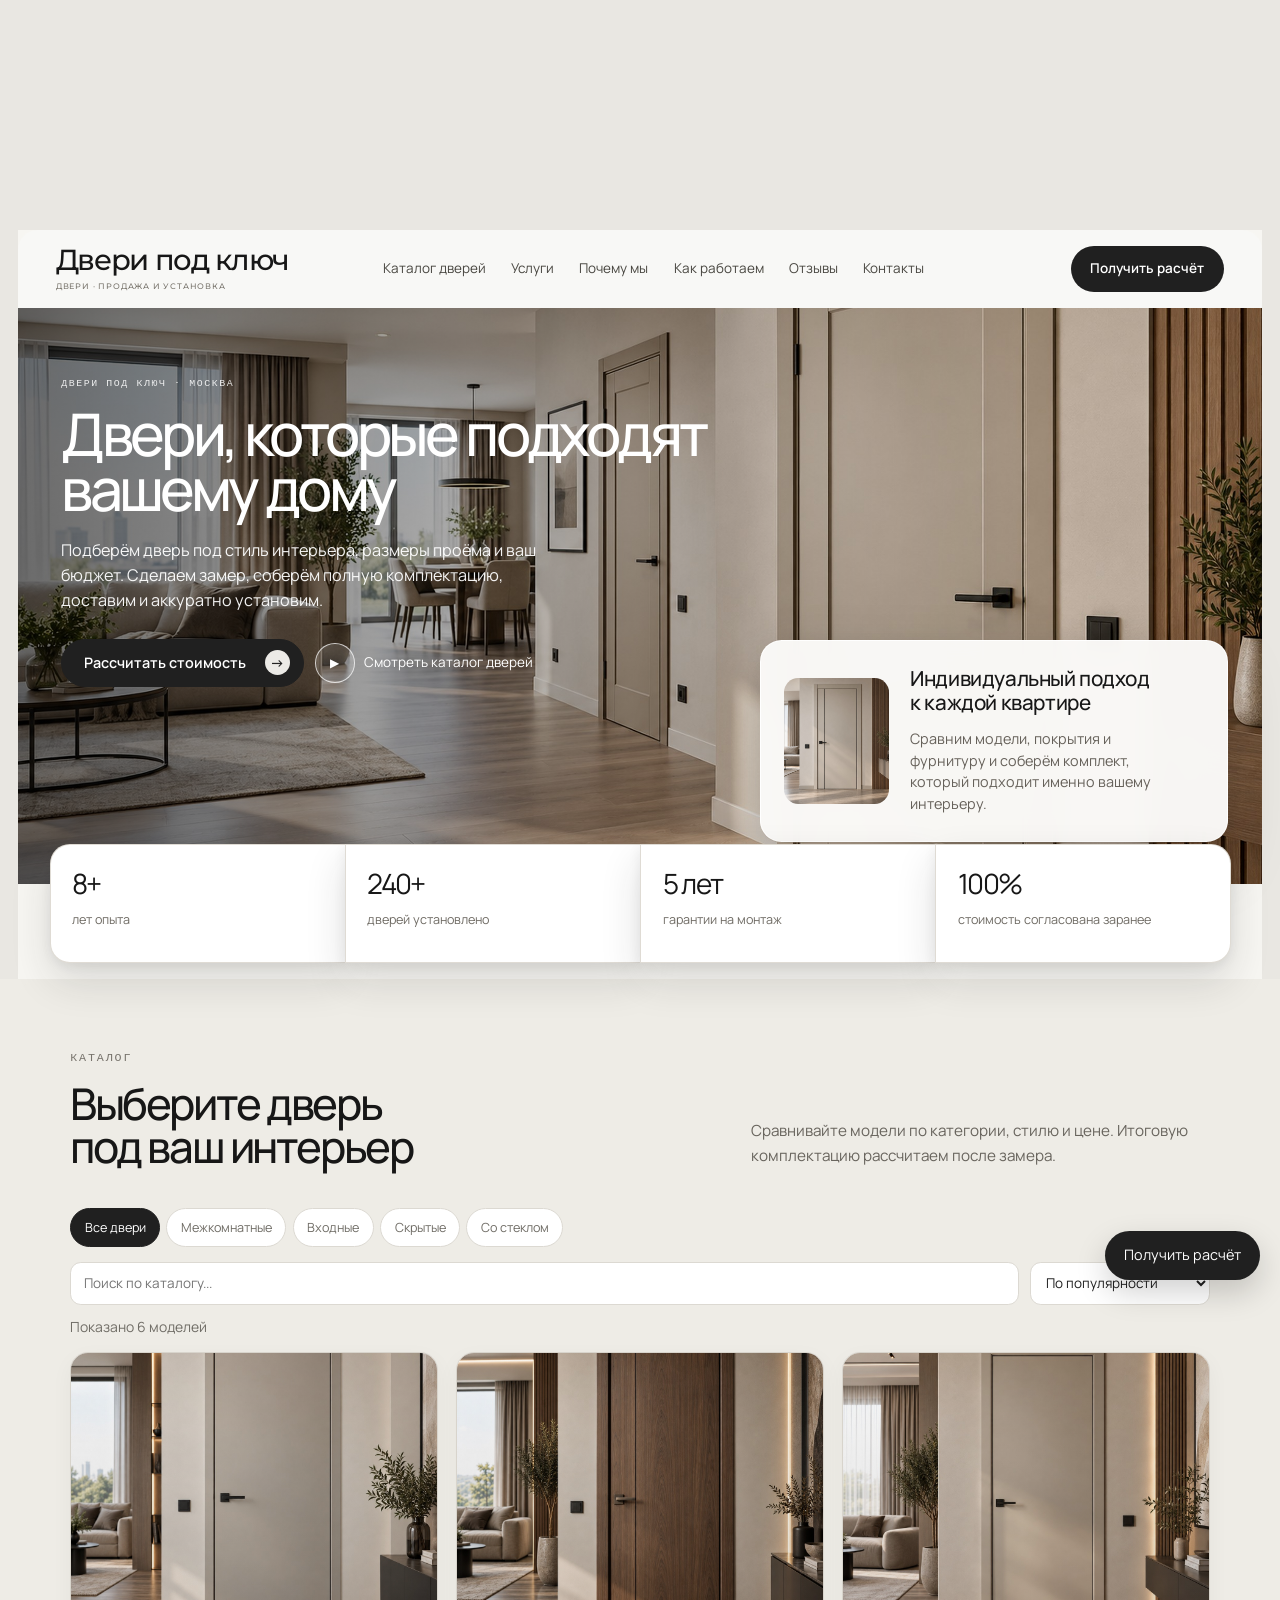
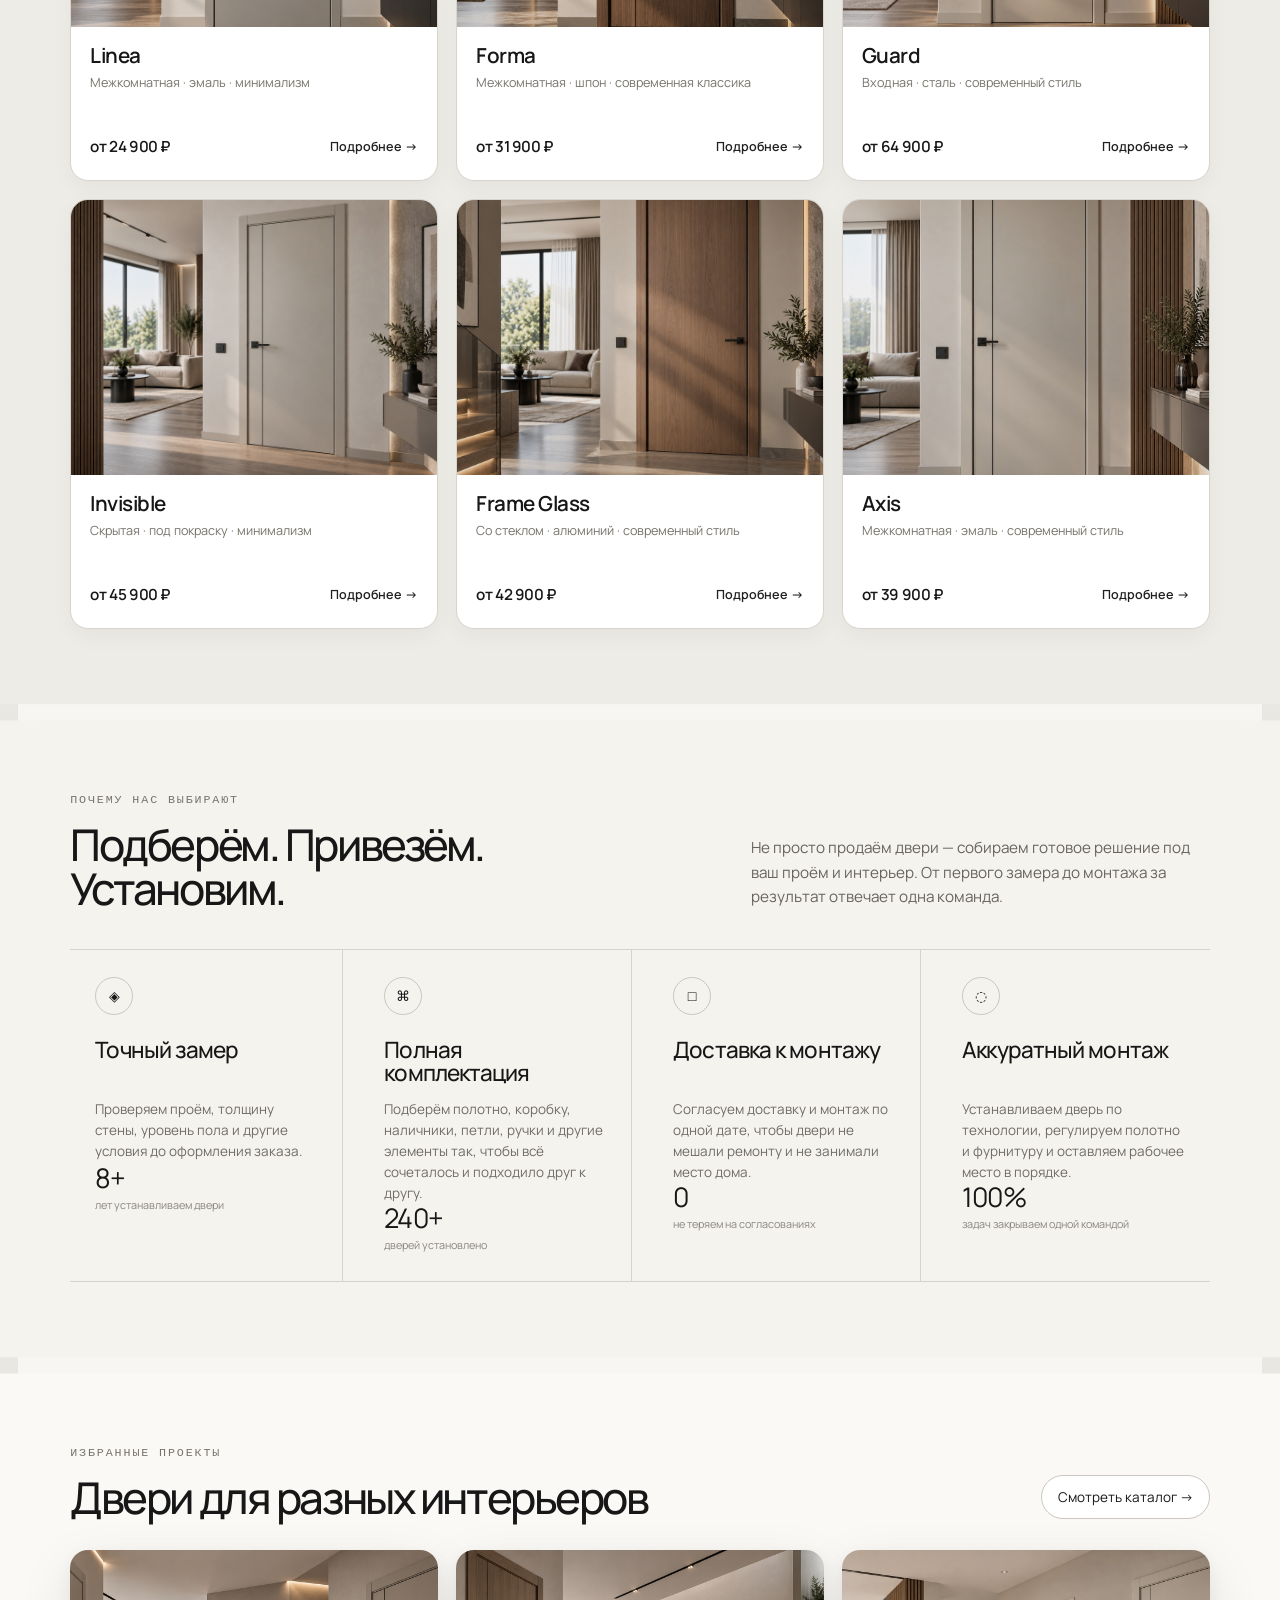
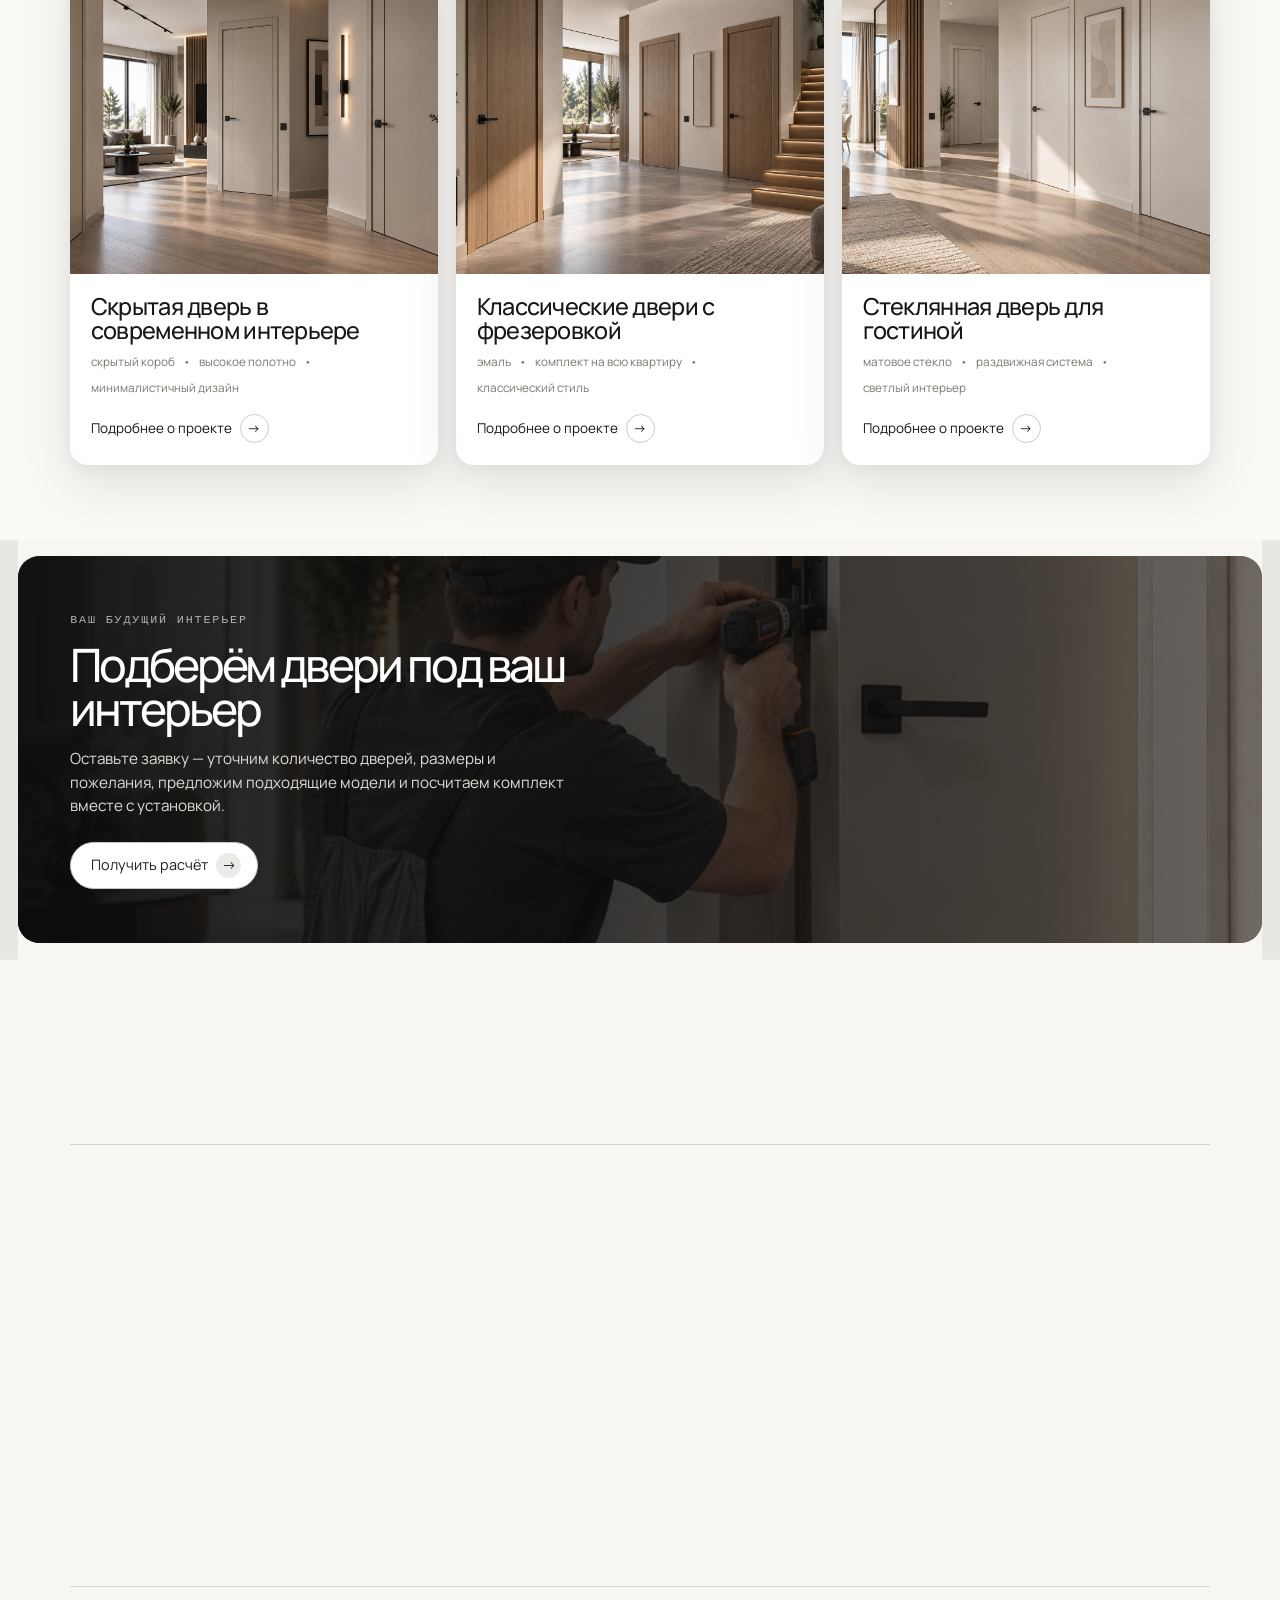
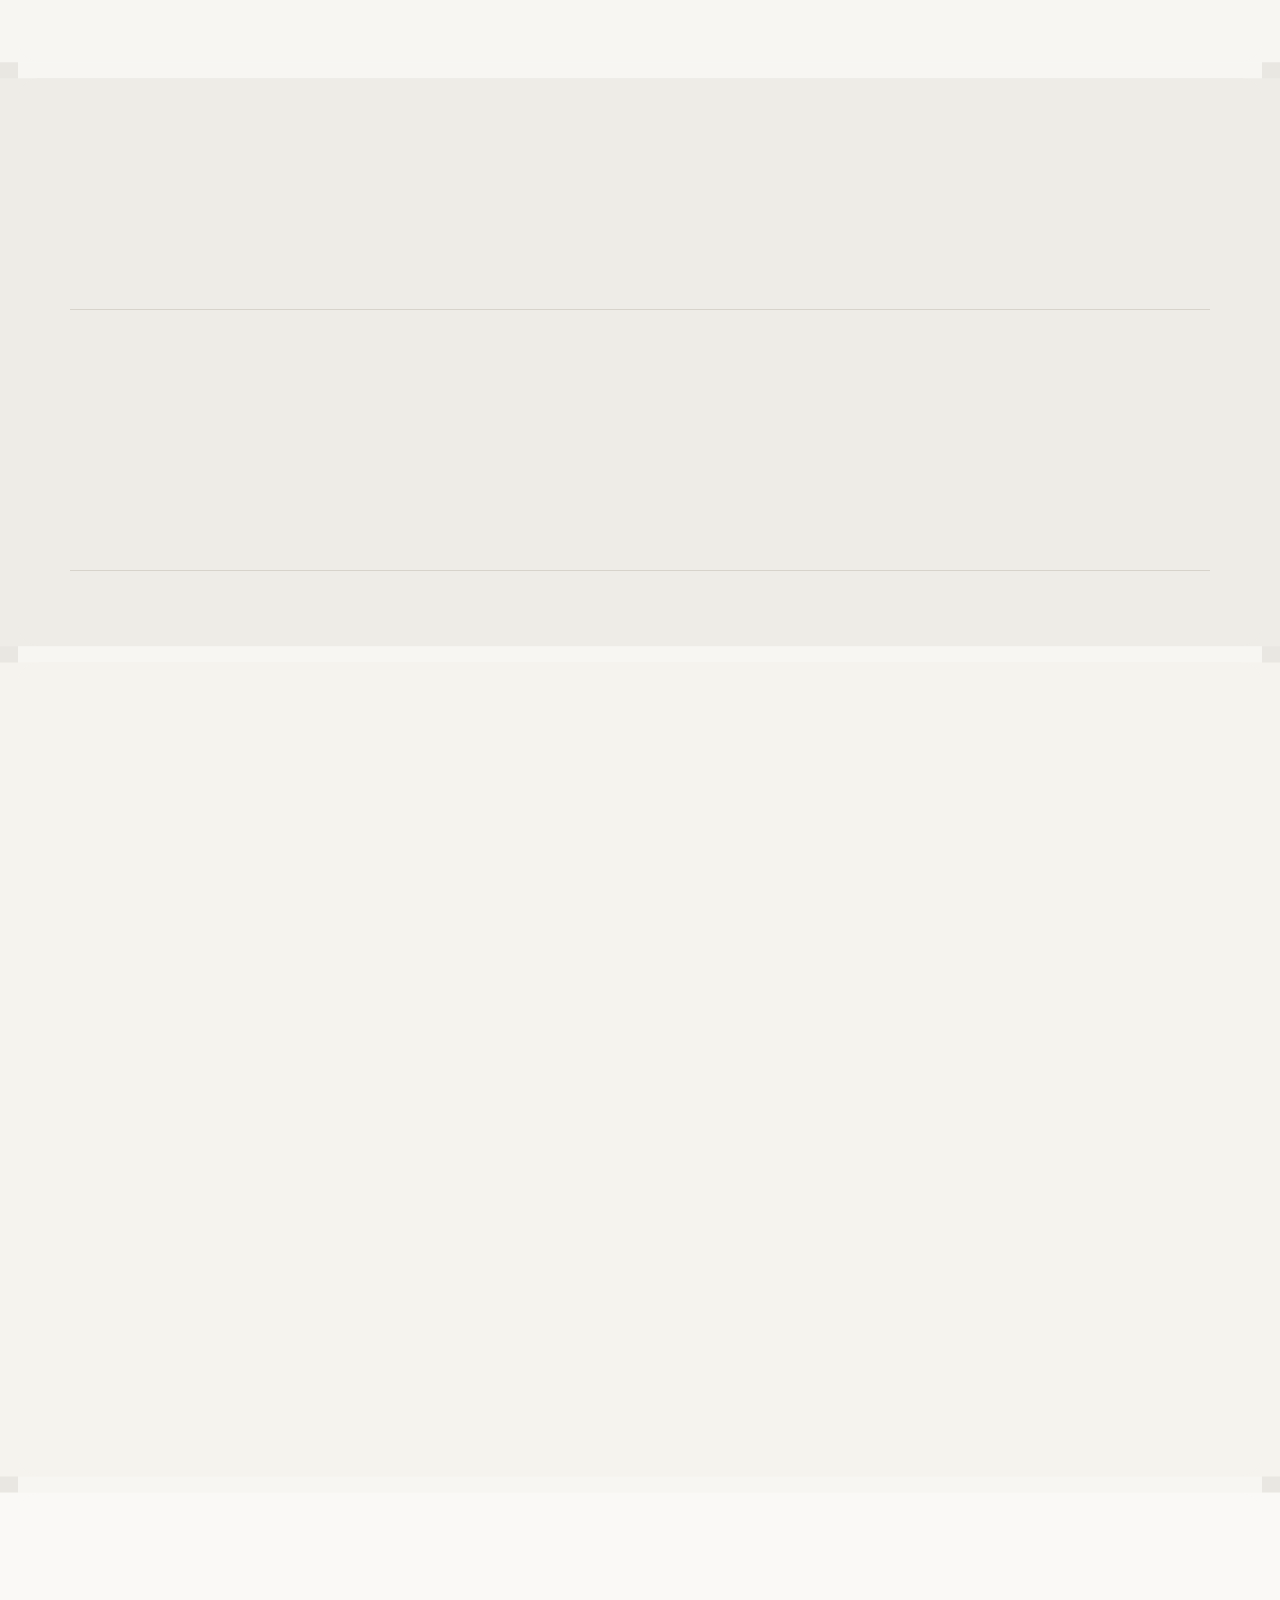
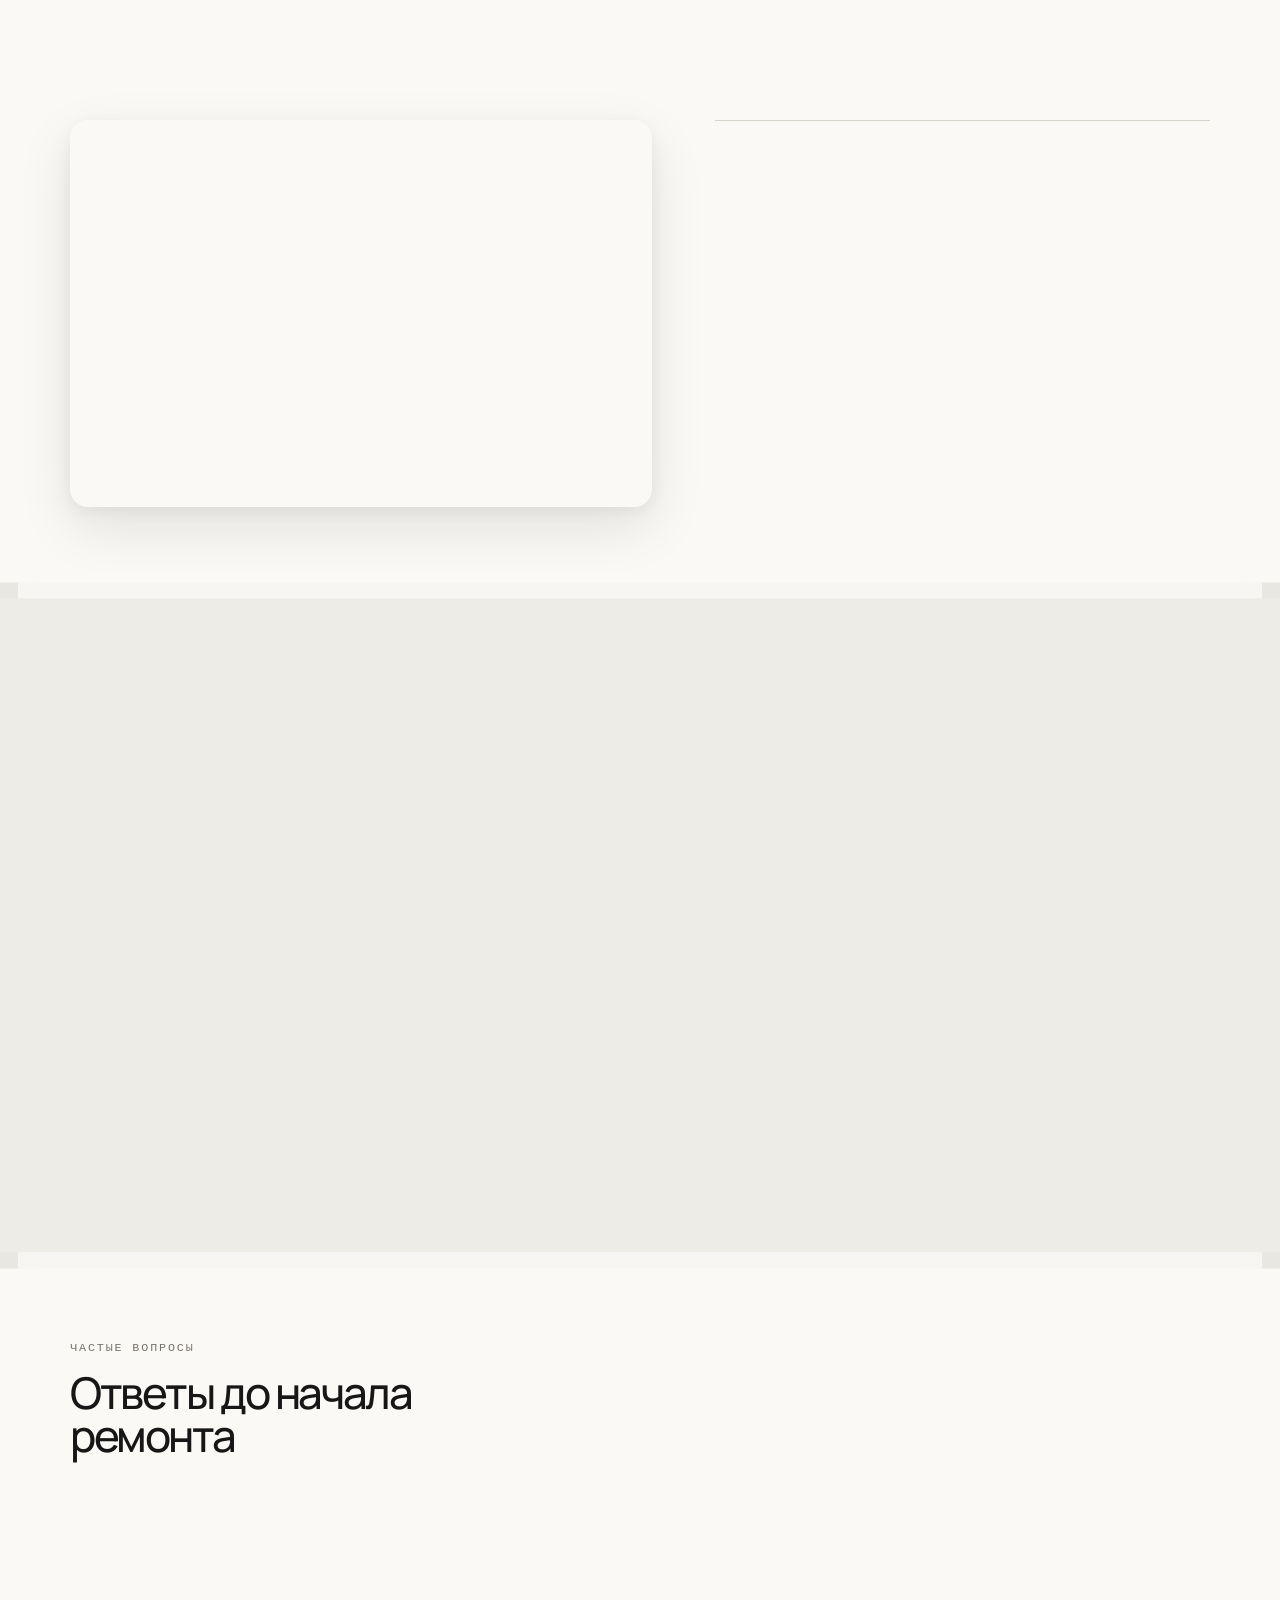
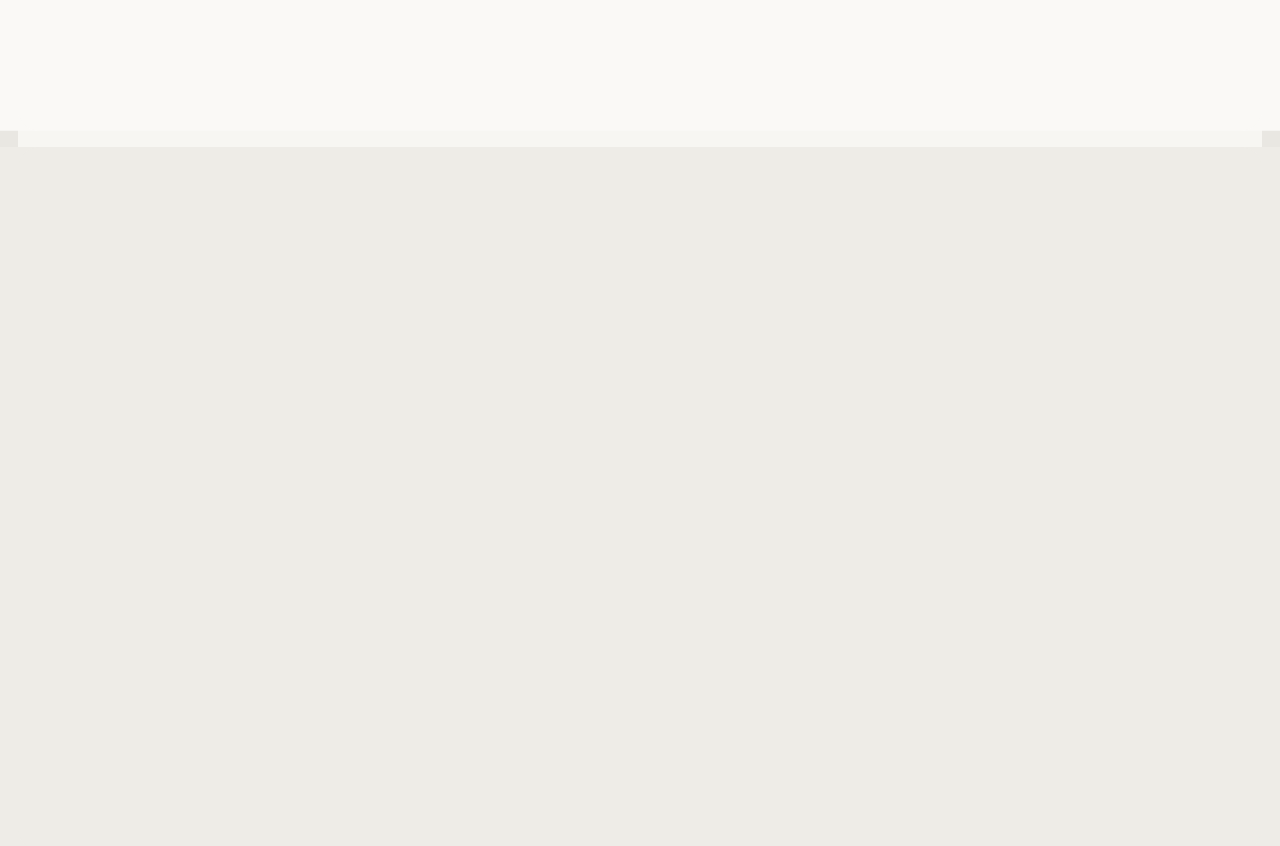
<file: index.html>
<!doctype html>
<html lang="ru">
<head>
<meta charset="utf-8">
<meta name="viewport" content="width=device-width,initial-scale=1">
<title>Двери под ключ</title>
<style>html,body{margin:0;min-height:100%;background:#f7f6f2}</style>
</head>
<body>
<script>
(function(){
  'use strict';
  fetch('./site.html',{cache:'no-store'})
    .then(function(r){if(!r.ok)throw new Error('Не удалось загрузить site.html');return r.text();})
    .then(function(html){
      html=html.replace('>ЭСТ<','>Двери под ключ<');
      html=html.replace('</head>','<link rel="stylesheet" href="./responsive.css?v=1"><link rel="stylesheet" href="./responsive-fix.css?v=6"><link rel="stylesheet" href="./responsive-overrides.css?v=4"><link rel="stylesheet" href="./stats-floating.css?v=2"><link rel="stylesheet" href="./visual-polish.css?v=1"><link rel="stylesheet" href="./final-art-direction.css?v=1"><link rel="stylesheet" href="./brand-fix.css?v=1"><link rel="stylesheet" href="./brand-final.css?v=1"><link rel="stylesheet" href="./color-harmony.css?v=1"><link rel="stylesheet" href="./page-surface-fix.css?v=1"></head>');
      var parsed=new DOMParser().parseFromString(html,'text/html');
      document.documentElement.replaceWith(document.importNode(parsed.documentElement,true));
      var scripts=Array.prototype.slice.call(document.querySelectorAll('script'));var index=0;
      function runNext(){
        if(index>=scripts.length){document.dispatchEvent(new Event('DOMContentLoaded',{bubbles:true}));window.dispatchEvent(new Event('load'));return;}
        var old=scripts[index++],s=document.createElement('script');
        Array.prototype.slice.call(old.attributes).forEach(function(a){s.setAttribute(a.name,a.value);});
        s.textContent=old.textContent;old.replaceWith(s);
        if(s.src){s.onload=runNext;s.onerror=runNext;}else{runNext();}
      }
      runNext();
      var mobileScript=document.createElement('script');mobileScript.src='./responsive-interactions.js?v=4';document.body.appendChild(mobileScript);
    })
    .catch(function(err){document.body.innerHTML='<div style="padding:40px;font:16px Arial;color:#222">Ошибка загрузки сайта. Обновите страницу.</div>';console.error(err);});
})();
</script>
</body>
</html>
</file>
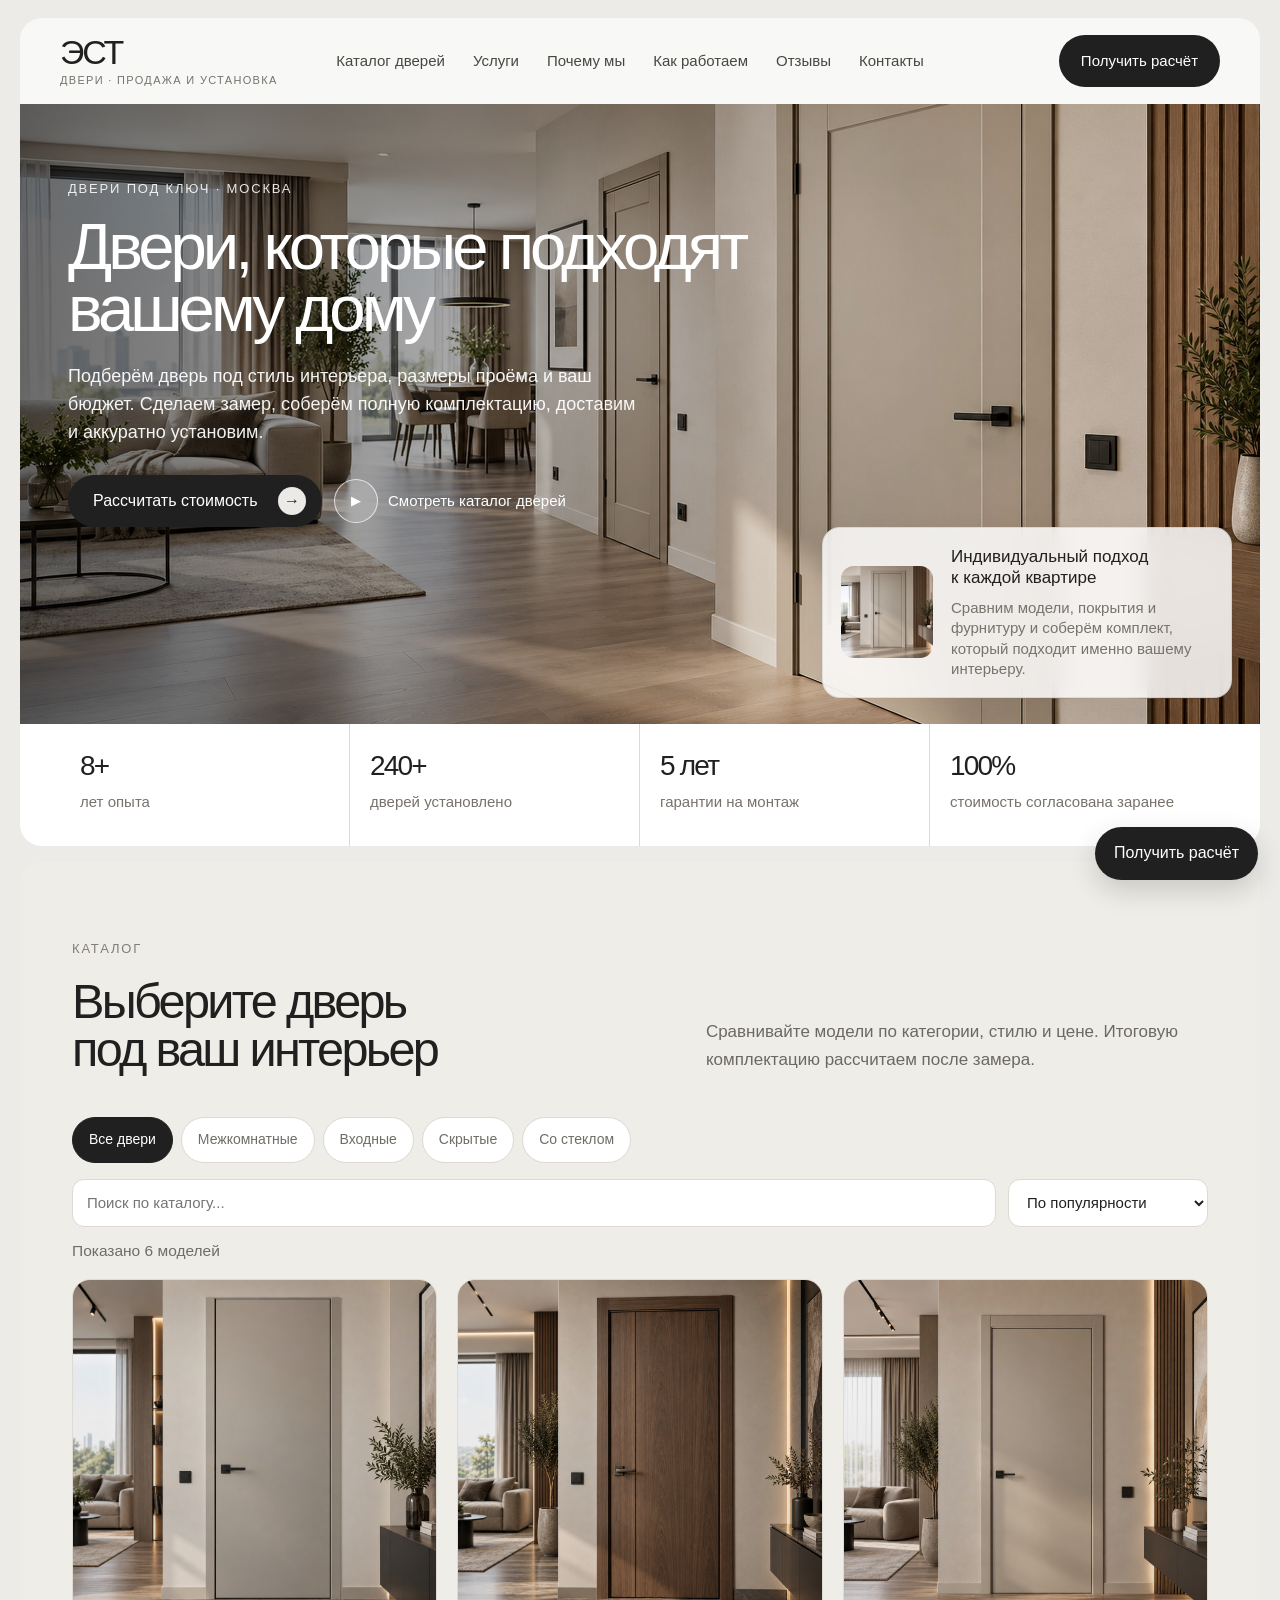
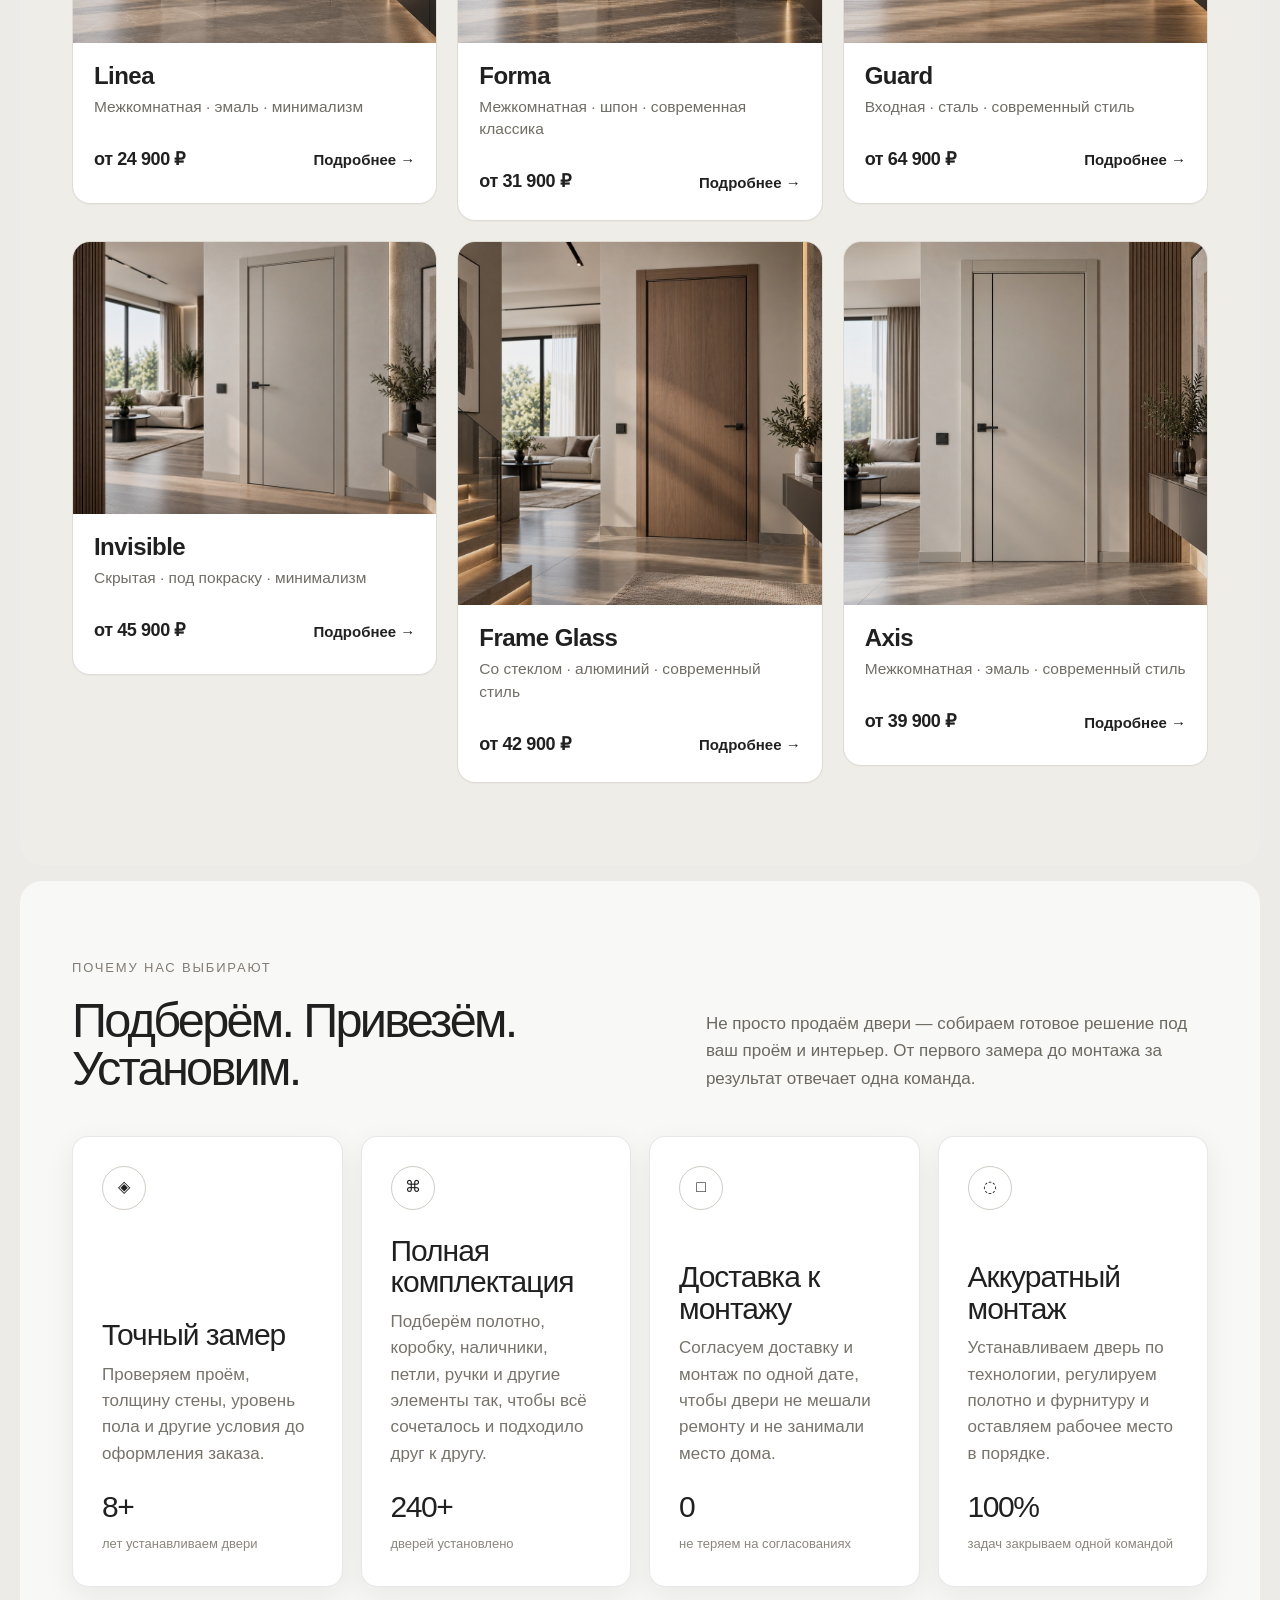
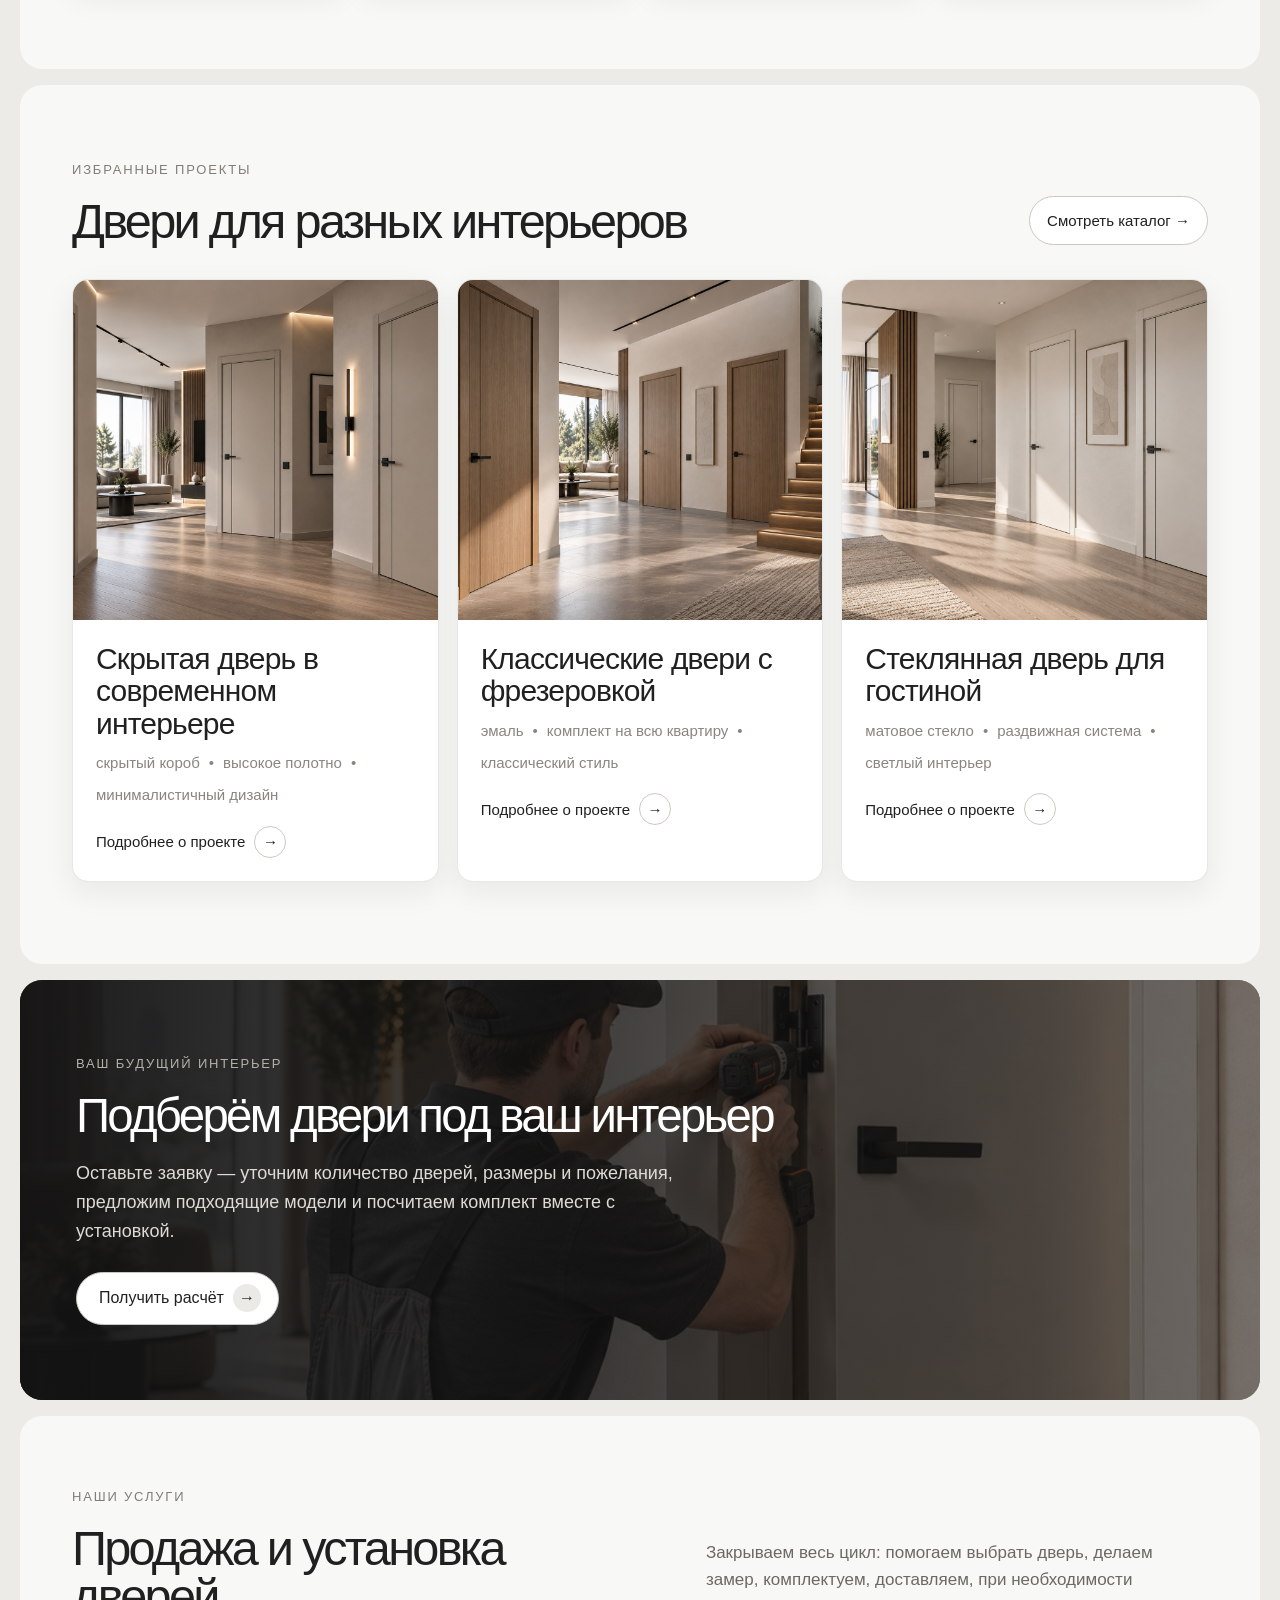
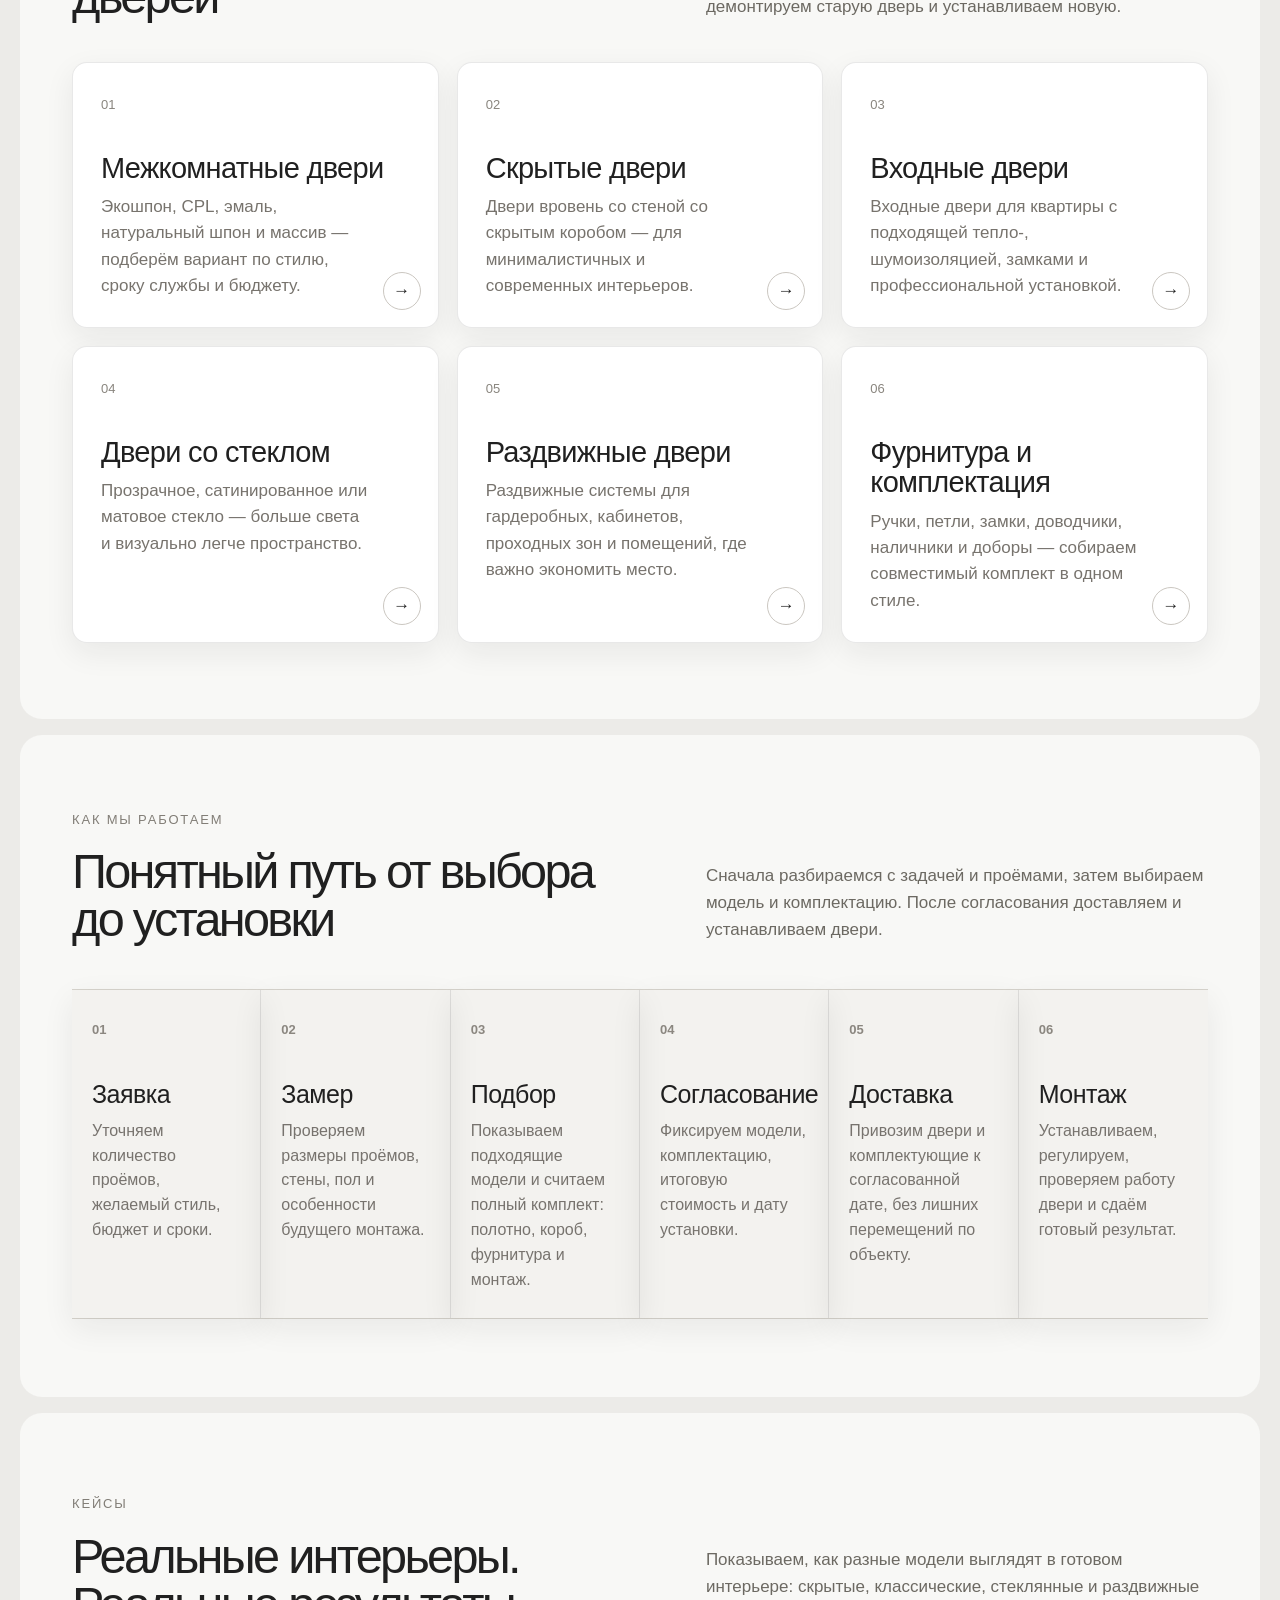
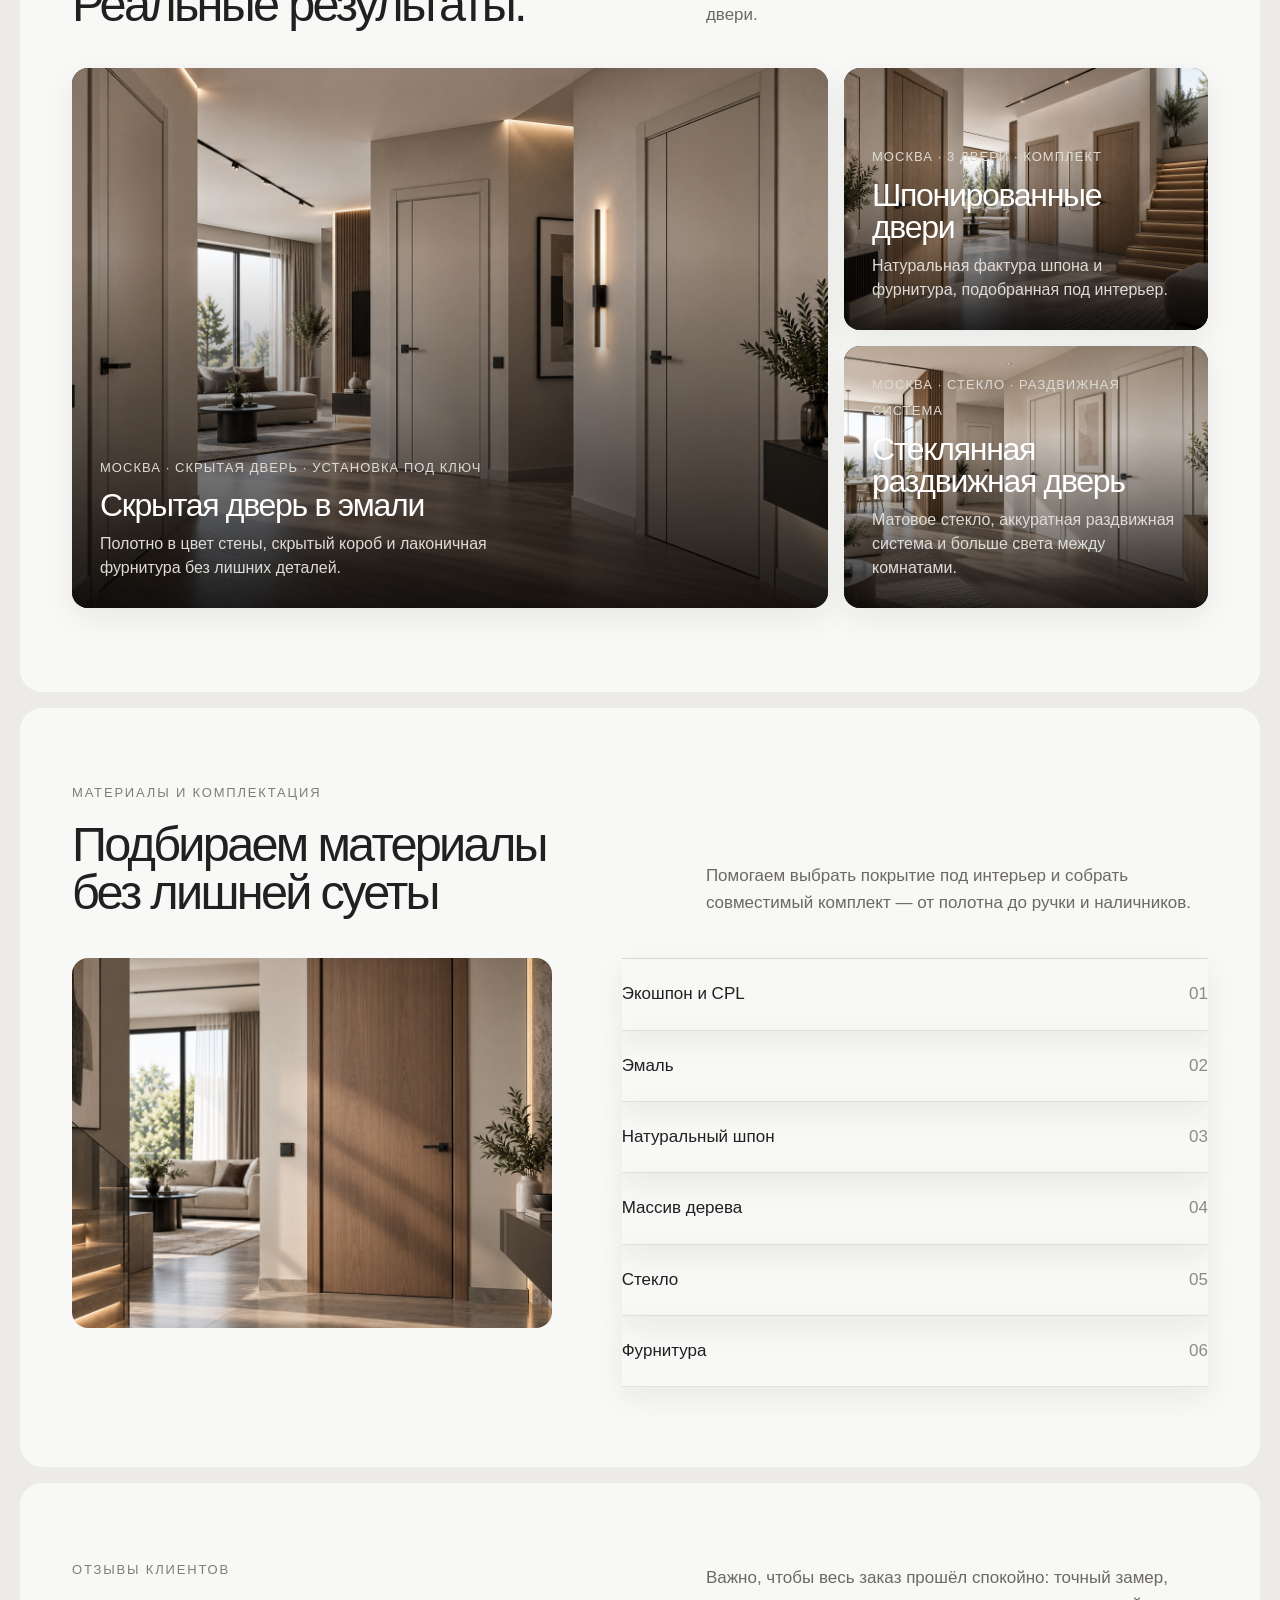
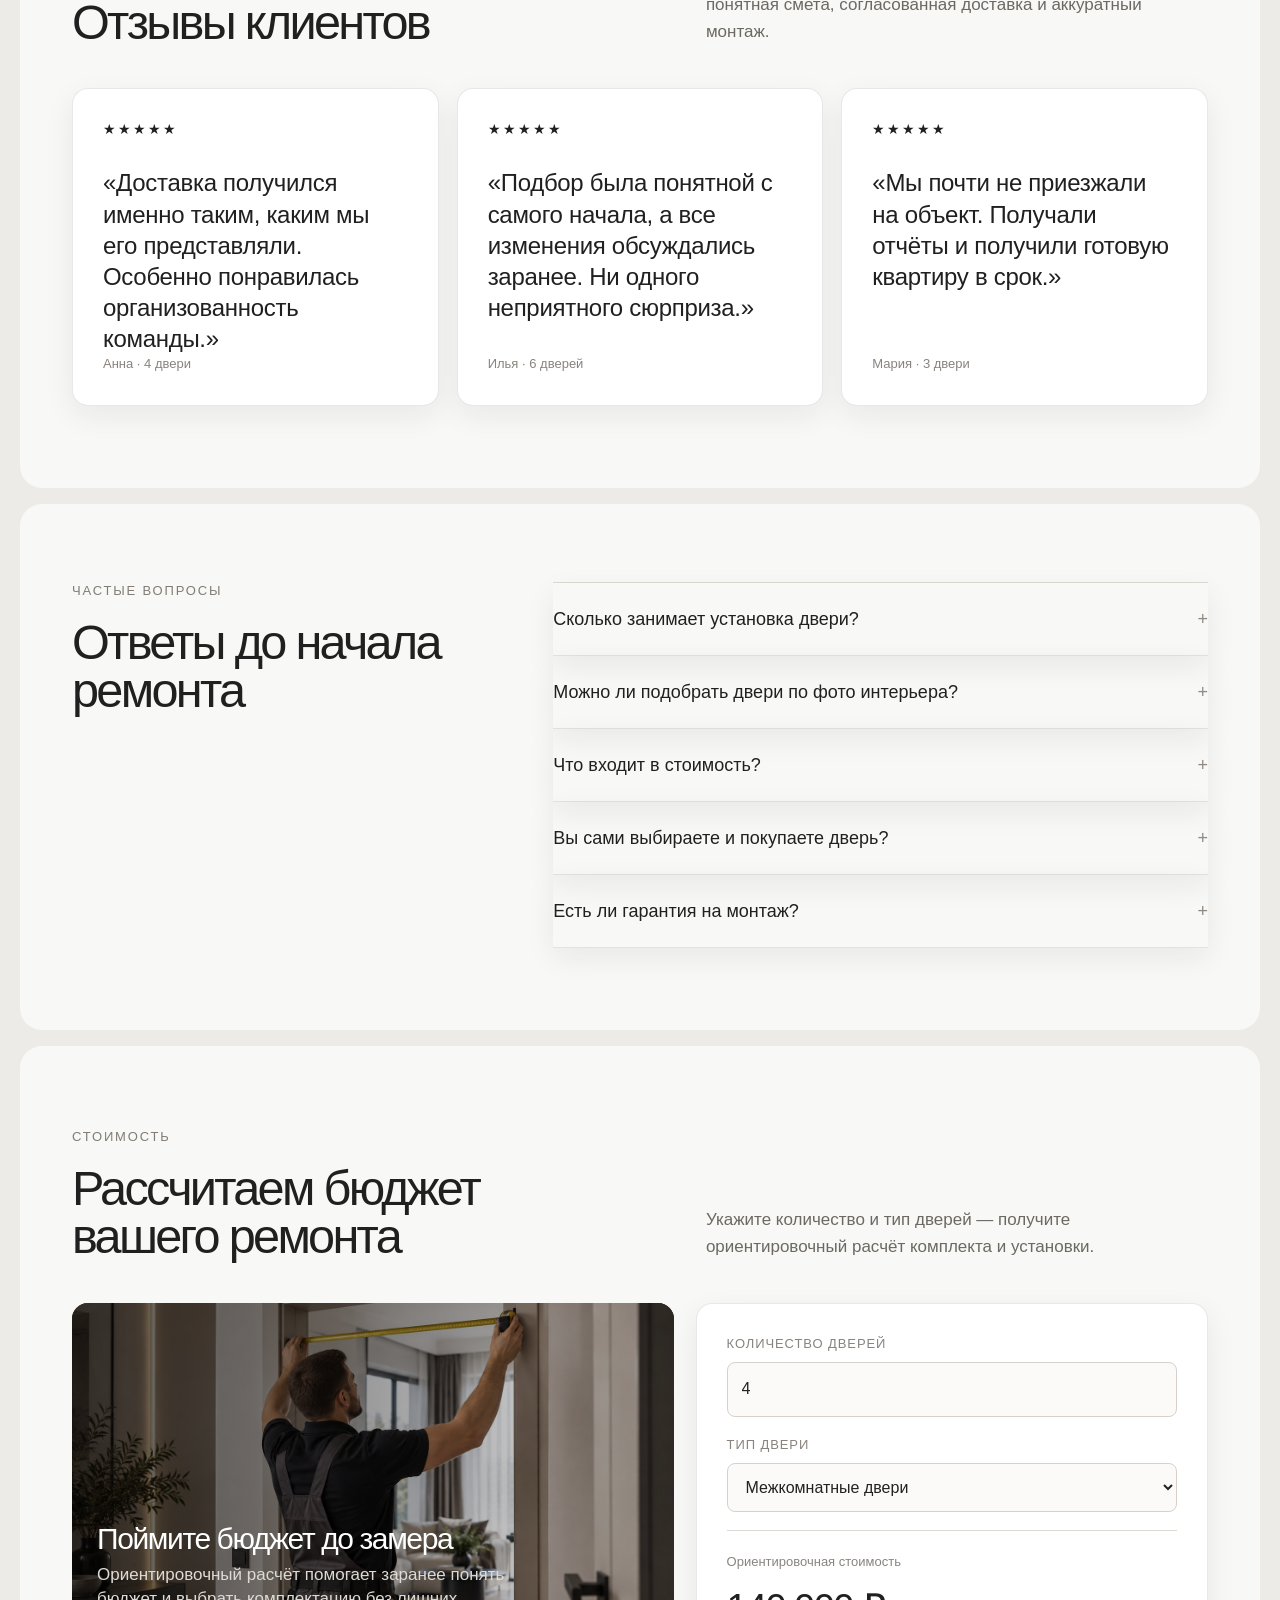
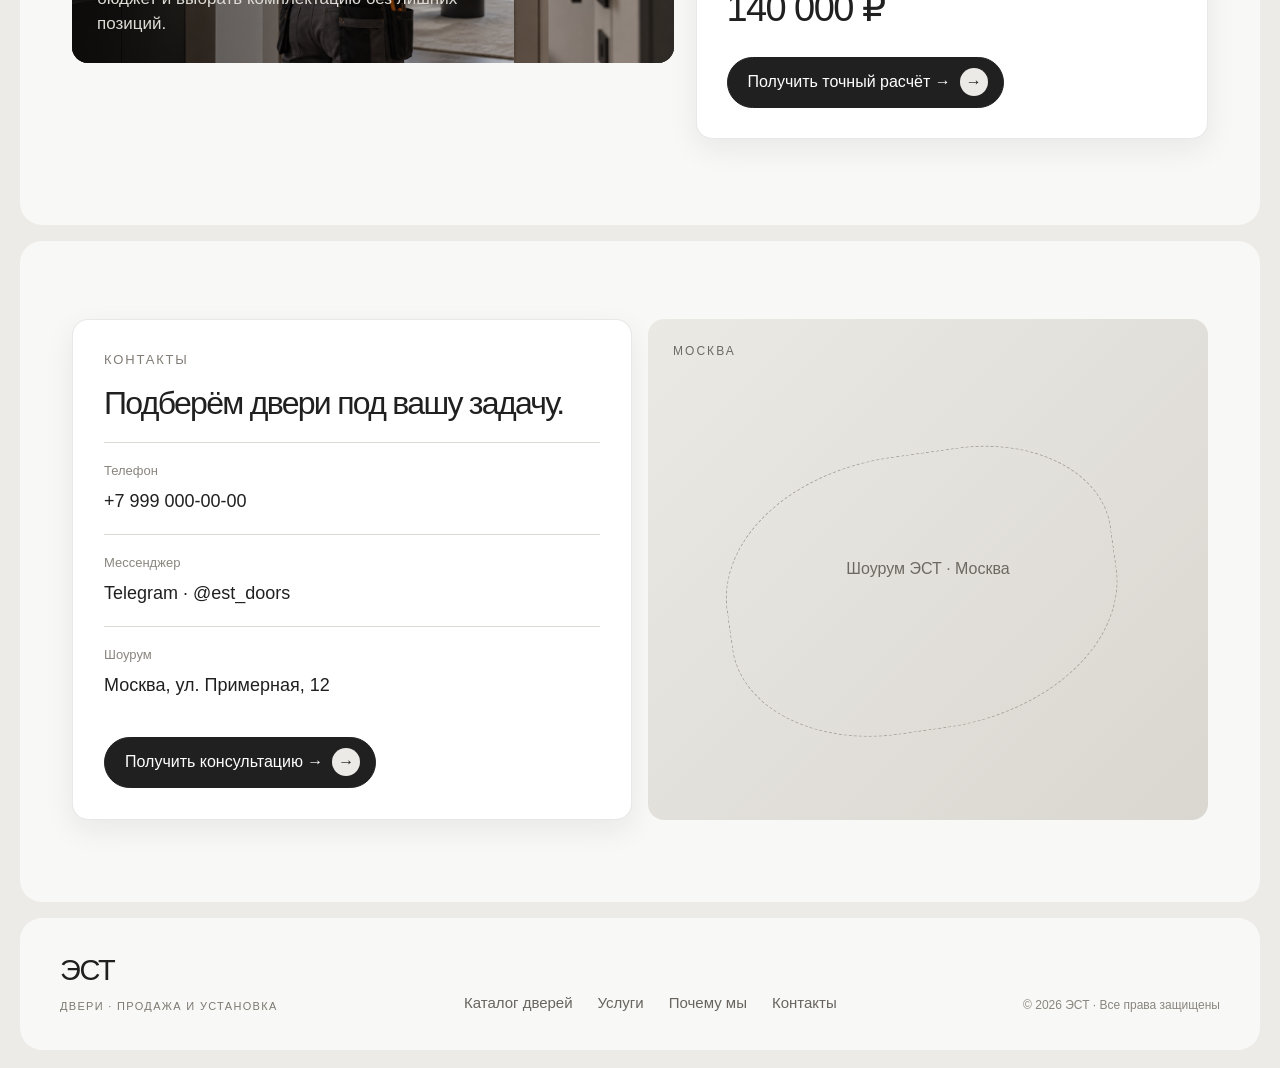
<file: doors_site_copy_animations_catalog_assets3_photo_grid_responsive_polished.html>
<!DOCTYPE html>

<html lang="ru">
<head>
<meta charset="utf-8"/>
<meta content="width=device-width, initial-scale=1" name="viewport"/>
<title>ЭСТ — Двери под ключ в Москве</title>
<meta content="Межкомнатные и входные двери под ключ в Москве: подбор, замер, комплектация, доставка и профессиональная установка." name="description"/>
<style>

:root{
  --bg:#ecebe8;
  --panel:#f8f8f6;
  --card:#fff;
  --ink:#202020;
  --muted:#706d66;
  --line:#dcd9d2;
  --dark:#202020;
  --max:1540px;
  --r:22px;
  --space-section:64px;
  --space-section-bottom:68px;
  --gap:16px;
}
*{box-sizing:border-box}
html{scroll-behavior:smooth}
body{
  margin:0;
  background:var(--bg);
  color:var(--ink);
  font-family:Arial,Helvetica,sans-serif;
  font-size:16px;
  line-height:1.5;
  -webkit-font-smoothing:antialiased;
  text-rendering:optimizeLegibility;
}
body.modal-open{overflow:hidden}
img{display:block;width:100%;max-width:100%}
a{text-decoration:none;color:inherit}
button,input,select,textarea{font:inherit}
button{cursor:pointer}
a,button,input,select,textarea{-webkit-tap-highlight-color:transparent}
:focus-visible{outline:2px solid #202020;outline-offset:3px}

.page{width:min(calc(100% - 40px),var(--max));margin:18px auto}
.panel{background:var(--panel);border-radius:var(--r);overflow:hidden}

.header{
  min-height:82px;
  padding:0 40px;
  display:grid;
  grid-template-columns:225px 1fr 245px;
  gap:28px;
  align-items:center
}
.logo{font-size:34px;letter-spacing:-2.2px;font-weight:500;line-height:.95}
.logo small{display:block;margin-top:7px;font-size:11px;letter-spacing:.12em;color:#77736c}
.nav{display:flex;justify-content:center;gap:28px;font-size:15px;color:#494741}
.nav a{padding:10px 0}
.nav a:hover{color:#000}
.header-cta{
  justify-self:end;background:#202020;color:#fff;border-radius:999px;
  padding:14px 21px;font-size:16px;transition:transform .2s,background .2s
}
.header-cta:hover,.btn.dark:hover,.float:hover{background:#000;transform:translateY(-1px)}

.hero{position:relative;height:620px;overflow:hidden}
.hero-bg{position:absolute;inset:0;width:100%;height:100%;object-fit:cover}
.hero-shade{position:absolute;inset:0;background:linear-gradient(90deg,rgba(0,0,0,.58) 0%,rgba(0,0,0,.34) 34%,rgba(0,0,0,.10) 62%,rgba(0,0,0,0) 82%)}
.hero-copy{position:absolute;z-index:2;left:48px;top:68px;max-width:700px;padding-right:20px}
.eyebrow{
  font-size:13px;line-height:1.35;letter-spacing:.14em;text-transform:uppercase;
  color:#817d76;margin-bottom:16px
}
.hero .eyebrow{color:rgba(255,255,255,.88)}
.hero h1{
  color:#fff;font-size:clamp(64px,5vw,72px);line-height:.96;letter-spacing:-3.7px;
  font-weight:400;margin:0 0 20px;max-width:700px
}
.hero p{font-size:18px;line-height:1.5;color:rgba(255,255,255,.94);max-width:520px;margin:0 0 25px}
.actions{display:flex;align-items:center;gap:12px;flex-wrap:wrap}
.btn{
  display:inline-flex;align-items:center;justify-content:center;gap:9px;
  min-height:50px;padding:12px 20px;border:1px solid #cac6bf;border-radius:999px;
  background:#fff;font-size:16px;transition:transform .2s,background .2s,border-color .2s
}
.btn:hover{transform:translateY(-1px);border-color:#aaa59d}
.btn.dark{background:#202020;color:#fff;border-color:#202020}
.btn:active,.header-cta:active,.float:active{transform:translateY(0)}
.dot{width:28px;height:28px;border-radius:50%;background:#eceae6;color:#222;display:grid;place-items:center;margin:-3px -5px -3px 0}
.video{display:flex;align-items:center;gap:10px;font-size:15px;color:#fff}
.play{width:44px;height:44px;border:1px solid rgba(255,255,255,.7);border-radius:50%;display:grid;place-items:center;background:rgba(255,255,255,.15);font-size:13px}
.video:hover .play{background:rgba(255,255,255,.25)}
.hero-card{
  position:absolute;z-index:3;right:28px;bottom:26px;width:330px;padding:14px;
  display:grid;grid-template-columns:62px 1fr;gap:13px;background:rgba(255,255,255,.84);
  border:1px solid rgba(255,255,255,.9);border-radius:15px;backdrop-filter:blur(12px)
}
.hero-card img{width:62px;height:62px;object-fit:cover;border-radius:10px}
.hero-card strong{display:block;font-size:14px;line-height:1.3;font-weight:500;margin:2px 0 7px}
.hero-card span{font-size:12px;line-height:1.45;color:#77736d}

.stats{display:grid;grid-template-columns:repeat(4,1fr);background:#fff;padding:0 40px}
.stat{padding:28px 20px 31px;border-right:1px solid var(--line)}
.stat:last-child{border-right:0}
.stat strong{display:block;font-size:28px;line-height:1;letter-spacing:-1.8px;font-weight:400;margin-bottom:9px}
.stat span{font-size:15px;color:#77736c}

.section{margin-top:16px;padding:var(--space-section) 52px var(--space-section-bottom)}
.section-head{display:grid;grid-template-columns:1fr .9fr;gap:64px;align-items:end;margin-bottom:36px}
.section-title{font-size:clamp(44px,3.6vw,52px);line-height:1.02;letter-spacing:-2.5px;font-weight:400;margin:0}
.section-copy{font-size:17px;line-height:1.58;color:#6c6962;max-width:520px;justify-self:end;margin:0}

.benefits{display:grid;grid-template-columns:repeat(4,1fr);gap:var(--gap)}
.benefit{
  min-height:225px;padding:25px;background:#fff;border:1px solid #e0ddd8;border-radius:16px;
  display:flex;flex-direction:column;justify-content:space-between
}
.icon{width:44px;height:44px;border:1px solid #d0ccc5;border-radius:50%;display:grid;place-items:center;font-size:16px}
.benefit h3{font-size:28px;font-weight:500;margin:22px 0 8px}
.benefit p{font-size:16px;line-height:1.5;color:#77736c;margin:0;max-width:290px}
.benefit strong{display:block;font-size:28px;font-weight:400;letter-spacing:-1.4px;margin-top:17px}
.benefit small{font-size:13px;color:#8a867f}

.projects-head{display:flex;align-items:end;justify-content:space-between;gap:24px;margin-bottom:26px}
.outline{font-size:15px;padding:12px 17px;border-radius:999px;border:1px solid #cbc7c0;background:#fff;white-space:nowrap;transition:transform .2s,border-color .2s}
.outline:hover{transform:translateY(-1px);border-color:#aaa59d}
.projects{display:grid;grid-template-columns:repeat(3,1fr);gap:var(--gap)}
.project{background:#fff;border:1px solid #dfdcd7;border-radius:16px;overflow:hidden}
.project-image{height:320px;overflow:hidden}
.project-image img{height:100%;object-fit:cover;transition:transform .45s}
.project:hover .project-image img{transform:scale(1.03)}
.project-body{padding:20px}
.project h3{font-size:28px;font-weight:500;margin:0 0 10px}
.meta{display:flex;flex-wrap:wrap;gap:9px;font-size:15px;color:#8a867f}
.project-link{display:inline-flex;align-items:center;gap:9px;font-size:15px;margin-top:17px}
.project-link i{font-style:normal;width:32px;height:32px;border:1px solid #cec9c2;border-radius:50%;display:grid;place-items:center}

.dark-banner{margin-top:16px;height:320px;border-radius:22px;overflow:hidden;position:relative;background:#151515;color:#fff}
.dark-banner img{position:absolute;inset:0;height:100%;object-fit:cover;opacity:.58}
.dark-banner:after{content:"";position:absolute;inset:0;background:linear-gradient(90deg,rgba(19,19,19,.94),rgba(19,19,19,.57),rgba(19,19,19,.12))}
.dark-content{position:relative;z-index:2;height:100%;display:flex;flex-direction:column;justify-content:center;padding:36px 46px;max-width:760px}
.dark-content .eyebrow{color:#b4b1aa}
.dark-content h2{font-size:clamp(44px,3.7vw,52px);line-height:1;letter-spacing:-2.5px;font-weight:400;margin:0 0 14px}
.dark-content p{font-size:16px;line-height:1.55;color:#dedbd5;max-width:480px;margin:0 0 20px}

.services{display:grid;grid-template-columns:repeat(3,1fr);gap:var(--gap)}
.service{min-height:215px;padding:25px;border:1px solid #dfdcd7;border-radius:15px;background:#fff;position:relative}
.service-no{font-size:13px;color:#89857e}
.service h3{font-size:28px;font-weight:500;margin:31px 0 9px;letter-spacing:-.5px}
.service p{font-size:16px;line-height:1.52;color:#77736d;max-width:310px;margin:0;padding-right:38px}
.service-arrow{position:absolute;right:17px;bottom:17px;width:38px;height:38px;border:1px solid #cbc7c1;border-radius:50%;display:grid;place-items:center}

.process{display:grid;grid-template-columns:repeat(6,minmax(0,1fr));border-top:1px solid var(--line);border-bottom:1px solid var(--line)}
.step{min-height:190px;padding:23px 18px;border-right:1px solid var(--line)}
.step:last-child{border-right:0}
.step b{font-size:13px;color:#8b8780}
.step h3{font-size:28px;font-weight:500;margin:34px 0 9px}
.step p{font-size:16px;line-height:1.52;color:#77736e;margin:0}

.cases{display:grid;grid-template-columns:1.35fr .65fr;gap:var(--gap)}
.case-stack{display:grid;gap:var(--gap)}
.case-large,.case-small{position:relative;overflow:hidden;border-radius:16px;background:#222}
.case-large{min-height:540px}.case-small{min-height:262px}
.case-large img,.case-small img{position:absolute;inset:0;height:100%;object-fit:cover}
.case-large:after,.case-small:after{content:"";position:absolute;inset:0;background:linear-gradient(transparent 34%,rgba(0,0,0,.82))}
.case-info{position:absolute;z-index:2;left:25px;right:25px;bottom:25px;color:#fff}
.case-info span{font-size:12px;color:#dedbd5;text-transform:uppercase;letter-spacing:.08em}
.case-info h3{font-size:32px;line-height:1;letter-spacing:-1.3px;font-weight:400;margin:8px 0 8px}
.case-info p{font-size:16px;line-height:1.48;color:#dedbd5;margin:0;max-width:470px}

.materials{display:grid;grid-template-columns:.9fr 1.1fr;gap:58px;align-items:start}
.material-photo{height:370px;border-radius:16px;overflow:hidden}
.material-photo img{height:100%;object-fit:cover}
.material-list{border-top:1px solid var(--line)}
.material{display:flex;justify-content:space-between;gap:20px;padding:20px 0;border-bottom:1px solid var(--line);font-size:16px}
.material span:last-child{color:#8e8982}

.reviews{display:grid;grid-template-columns:repeat(3,1fr);gap:var(--gap)}
.review{min-height:250px;padding:26px;background:#fff;border:1px solid #e0ddd8;border-radius:16px;display:flex;flex-direction:column}
.stars{font-size:14px;letter-spacing:2px}
.review blockquote{font-size:24px;line-height:1.28;letter-spacing:-.3px;margin:25px 0 auto}
.review small{font-size:13px;color:#88837d}

.faq-wrap{display:grid;grid-template-columns:.76fr 1.24fr;gap:70px}
.faq{border-top:1px solid var(--line)}
details{border-bottom:1px solid var(--line);padding:20px 0}
summary{list-style:none;cursor:pointer;display:flex;justify-content:space-between;gap:20px;font-size:17px;line-height:1.4}
summary::-webkit-details-marker{display:none}
summary:after{content:"+";color:#8f8a83;flex:0 0 auto}
details[open] summary:after{content:"−"}
details p{font-size:16px;line-height:1.55;color:#77736d;max-width:760px;margin:11px 0 0}

.calculator{display:grid;grid-template-columns:1.08fr .92fr;gap:18px}
.calc-visual{height:360px;border-radius:16px;overflow:hidden;position:relative;background:#222}
.calc-visual img{position:absolute;inset:0;height:100%;object-fit:cover}
.calc-visual:after{content:"";position:absolute;inset:0;background:linear-gradient(90deg,rgba(0,0,0,.68),rgba(0,0,0,.08))}
.calc-caption{position:absolute;z-index:2;left:25px;right:25px;bottom:26px;color:#fff}
.calc-caption h3{font-size:28px;line-height:1;letter-spacing:-1.4px;font-weight:400;margin:0 0 9px}
.calc-caption p{font-size:16px;line-height:1.45;color:#dedbd5;max-width:410px;margin:0}
.calc-card{background:#fff;border:1px solid #ddd9d2;border-radius:16px;padding:26px}
.field{margin-bottom:18px}
.field label{display:block;font-size:13px;letter-spacing:.07em;text-transform:uppercase;color:#88847d;margin-bottom:8px}
.field input,.field select,.field textarea{width:100%;padding:14px;font-size:16px;border:1px solid #d6d2cb;background:#fbfaf8;border-radius:8px;color:#222;outline:none}
.field input:focus,.field select:focus,.field textarea:focus{border-color:#8e8981}
.total{border-top:1px solid var(--line);padding-top:17px;margin-top:3px}
.total small{font-size:13px;color:#89857e}
.total strong{display:block;font-size:38px;font-weight:400;letter-spacing:-1.6px;margin-top:5px}
.calc-card>.btn{margin-top:19px}

.contacts{display:grid;grid-template-columns:1fr 1fr;gap:var(--gap)}
.contact{background:#fff;border:1px solid #dedbd5;border-radius:16px;padding:28px}
.contact-actions{margin-top:19px}
.contact h3{font-size:32px;line-height:1;letter-spacing:-1.7px;font-weight:400;margin:0 0 23px}
.contact-row{border-top:1px solid var(--line);padding:18px 0}
.contact-row small{display:block;font-size:13px;color:#8a867f;margin-bottom:7px}
.contact-row a,.contact-row span{font-size:18px}
.map{min-height:390px;border-radius:16px;background:linear-gradient(135deg,#ebe9e4,#dad7d1);position:relative;overflow:hidden}
.map:before{content:"МОСКВА";position:absolute;left:25px;top:23px;font-size:12px;letter-spacing:.17em;color:#6e6a63}
.map:after{content:"";position:absolute;inset:27% 16% 18% 14%;border:1px dashed #aaa59d;border-radius:47% 36% 49% 39%;transform:rotate(-8deg)}
.map-label{position:absolute;inset:0;z-index:2;display:grid;place-items:center;font-size:16px;color:#6d6962}

.footer{margin-top:16px;padding:26px 38px 32px;display:flex;align-items:end;justify-content:space-between;gap:25px}
.footer-brand{font-size:29px;letter-spacing:-1.4px}
.footer-brand small{display:block;font-size:11px;letter-spacing:.12em;color:#7d7972;margin-top:5px}
.footer-links{display:flex;gap:25px;font-size:15px;color:#68645f}
.footer-links a:hover{color:#111}
.footer-note{font-size:12px;color:#8a867f}
.float{position:fixed;right:22px;bottom:20px;z-index:20;border:0;background:#202020;color:#fff;border-radius:999px;padding:14px 19px;font-size:16px;box-shadow:0 10px 28px rgba(0,0,0,.16);transition:transform .2s,background .2s}

.site-modal{position:fixed;inset:0;z-index:1000;display:flex;align-items:center;justify-content:center;padding:20px;background:rgba(20,20,20,.58);opacity:0;visibility:hidden;pointer-events:none;transition:opacity .2s,visibility .2s}
.site-modal.open{opacity:1;visibility:visible;pointer-events:auto}
.site-modal__box{position:relative;width:min(100%,520px);max-height:calc(100vh - 40px);overflow:auto;background:#f8f8f6;border-radius:20px;padding:30px;box-shadow:0 24px 70px rgba(0,0,0,.22)}
.site-modal__close{position:absolute;top:13px;right:13px;width:42px;height:42px;border:1px solid #d4d0c9;border-radius:50%;background:#fff;font-size:24px;line-height:1}
.site-modal__eyebrow{font-size:12px;letter-spacing:.12em;text-transform:uppercase;color:#817d76;margin-bottom:15px}
.site-modal__title{font-size:32px;line-height:1;letter-spacing:-1.7px;font-weight:400;margin:0 0 12px}
.site-modal__text{font-size:16px;line-height:1.55;color:#6c6962;margin:0 0 21px;max-width:440px}
.site-modal__form{display:grid;gap:12px}
.site-modal__form input,.site-modal__form textarea{width:100%;padding:14px 15px;border:1px solid #d6d2cb;background:#fff;border-radius:9px;color:#222;outline:none;font-size:16px}
.site-modal__form input:focus,.site-modal__form textarea:focus{border-color:#8e8981}
.site-modal__form textarea{min-height:110px;resize:vertical}
.modal-success{padding:8px 0;color:#222}.modal-success strong{display:block;font-size:17px;font-weight:500}.modal-success span{display:block;font-size:14px;color:#777;margin-top:8px}
.site-modal__submit{min-height:50px;border:1px solid #202020;border-radius:999px;background:#202020;color:#fff;padding:12px 18px;font-size:16px}
.site-modal__submit:hover{background:#000}

/* === PRODUCT POPUP === */
.product-modal{position:fixed;inset:0;z-index:1100;display:flex;align-items:center;justify-content:center;padding:20px;background:rgba(20,20,20,.62);opacity:0;visibility:hidden;pointer-events:none;transition:opacity .25s ease,visibility .25s ease}
.product-modal.open{opacity:1;visibility:visible;pointer-events:auto}
.product-modal__box{position:relative;width:min(100%,1080px);aspect-ratio:4/3;max-height:calc(100vh - 40px);overflow:hidden;background:#f8f8f6;border-radius:24px;box-shadow:0 30px 100px rgba(0,0,0,.28);display:grid;grid-template-columns:42% 58%;transform:translateY(18px) scale(.98);transition:transform .35s cubic-bezier(.22,.61,.36,1)}
.product-modal.open .product-modal__box{transform:none}
.product-modal__image{min-width:0;min-height:0;overflow:hidden;background:#e8e4dc}
.product-modal__image img{width:100%;height:100%;display:block;object-fit:cover;transition:transform .6s ease}
.product-modal.open .product-modal__image img{transform:scale(1.015)}
.product-modal__content{padding:44px 48px 42px;display:flex;flex-direction:column;min-width:0;overflow:auto}
.product-modal__close{position:absolute;right:18px;top:18px;width:42px;height:42px;border:1px solid rgba(0,0,0,.12);border-radius:50%;background:rgba(255,255,255,.92);color:#202020;font-size:24px;line-height:1;z-index:2;cursor:pointer}
.product-modal__eyebrow{font-size:12px;line-height:1.3;letter-spacing:.12em;text-transform:uppercase;color:#817d76;margin-bottom:16px}
.product-modal__title{font-size:42px;line-height:1;letter-spacing:-2px;font-weight:500;margin:0 48px 10px 0}
.product-modal__desc{font-size:16px;line-height:1.48;color:#68645d;max-width:540px;margin:0 0 24px}
.product-modal__price{font-size:23px;font-weight:600;letter-spacing:-.4px;margin-bottom:24px}
.product-modal__specs{display:grid;grid-template-columns:1fr 1fr;gap:12px 22px;margin-bottom:24px}
.product-modal__spec{border-top:1px solid #dedad2;padding-top:10px}
.product-modal__spec small{display:block;font-size:12px;color:#817d76;margin-bottom:5px}
.product-modal__spec strong{font-size:14px;font-weight:500;line-height:1.35}
.product-modal__label{font-size:13px;font-weight:600;margin-bottom:9px}
.product-modal__sizes{display:flex;flex-wrap:wrap;gap:8px;margin-bottom:24px}
.product-modal__size{border:1px solid #d4d0c9;background:#fff;border-radius:999px;padding:10px 14px;font-size:14px;cursor:pointer;transition:.2s ease}
.product-modal__size:hover,.product-modal__size.active{border-color:#202020;background:#202020;color:#fff}
.product-modal__actions{display:flex;align-items:center;gap:12px;margin-top:auto}
.product-modal__cta{flex:1;min-height:52px;border:0;border-radius:999px;background:#202020;color:#fff;padding:13px 20px;font-size:16px;font-weight:500;cursor:pointer}
.product-modal__cta:hover{background:#000}
.product-modal__note{font-size:12px;color:#817d76;line-height:1.4;max-width:210px}
.door-details{cursor:pointer}
.sr-only{position:absolute;width:1px;height:1px;padding:0;margin:-1px;overflow:hidden;clip:rect(0,0,0,0);white-space:nowrap;border:0}

/* ---------- ENHANCED CATALOG + MOTION ---------- */
.catalog-enhanced{background:#EEEDE7}
.door-tabs{display:flex;gap:8px;flex-wrap:wrap;margin-bottom:16px}
.door-tab{border:1px solid var(--line);background:#fff;border-radius:999px;padding:11px 16px;font-size:14px;color:var(--muted);transition:background .2s ease,color .2s ease,border-color .2s ease,transform .2s ease}
.door-tab:hover{transform:translateY(-1px)}
.door-tab.active{background:var(--ink);color:#fff;border-color:var(--ink)}
.door-tools{display:grid;grid-template-columns:1fr 200px;gap:12px;margin-bottom:12px}
.door-tools input,.door-tools select{height:48px;border:1px solid var(--line);border-radius:12px;background:#fff;padding:0 14px;font-size:15px;color:var(--ink)}
.door-tools input:focus,.door-tools select:focus{outline:0;border-color:var(--green);box-shadow:0 0 0 3px rgba(53,185,120,.12)}
.door-count{font-size:15.5px;color:var(--muted);margin:0 0 16px}
.door-grid{display:grid;grid-template-columns:repeat(3,1fr);gap:16px}
.door-card{border:1px solid var(--line);border-radius:16px;overflow:hidden;background:#fff;transition:transform .35s var(--ease),box-shadow .35s ease,border-color .25s ease}
.door-card:hover{transform:translateY(-6px);box-shadow:var(--shadow);border-color:var(--line-2)}
.door-card.hidden{display:none}
.door-visual{height:300px;position:relative;overflow:hidden;background:linear-gradient(135deg,#ddd8cf,#88837a)}
.door-visual.light{background:linear-gradient(135deg,#eeeae3,#bdb7ac)}
.door-visual.dark{background:linear-gradient(135deg,#5b5852,#242321)}
.door-visual>span{position:absolute;z-index:2;top:14px;left:14px;background:#fff;border-radius:999px;padding:7px 11px;font-size:13px;text-transform:uppercase;letter-spacing:.08em}
.door-leaf{position:absolute;left:50%;top:24px;transform:translateX(-50%);width:175px;height:255px;background:linear-gradient(90deg,#625e56,#302e2a 9%,#514d46 88%,#272521);box-shadow:18px 25px 40px rgba(0,0,0,.24);transition:transform .55s var(--ease),box-shadow .4s ease}
.door-card:hover .door-leaf{transform:translateX(-50%) translateY(-4px);box-shadow:18px 31px 44px rgba(0,0,0,.28)}
.door-leaf:before{content:"";position:absolute;inset:22px;border:1px solid rgba(255,255,255,.2)}
.door-leaf:after{content:"";position:absolute;right:14px;top:126px;width:8px;height:8px;border-radius:50%;background:#c3b291}
.door-visual.light .door-leaf{background:linear-gradient(90deg,#f1eee8,#c7c1b7 10%,#e1dbd1 88%,#aaa49a)}
.door-visual.light .door-leaf:after{background:#877d70}
.door-visual.dark .door-leaf{background:linear-gradient(90deg,#46433e,#1e1d1a 9%,#35322d 88%,#191816)}
.door-leaf.glass{background:linear-gradient(90deg,rgba(215,229,231,.8),rgba(78,91,91,.55));border:1px solid rgba(255,255,255,.55)}
.door-leaf.glass:before{inset:0;border:1px solid rgba(255,255,255,.45)}
.door-card-body{padding:20px}
.door-card-body h3{font-size:23px;font-weight:600;margin:0 0 8px}
.door-card-body p{font-size:17px;color:var(--muted);line-height:1.5;margin:0 0 18px}
.door-card-body>div{display:flex;align-items:center;justify-content:space-between;gap:10px}
.door-card-body strong{font-size:19px;font-weight:600;letter-spacing:-.4px}
.door-card-body button{border:0;background:transparent;font-size:15.5px;font-weight:600;color:var(--ink);padding:8px 0;transition:color .2s ease,transform .2s ease}
.door-card-body button:hover{color:var(--green-ink);transform:translateX(2px)}

/* --- Section rhythm --- */
.section--visual{padding-top:76px;padding-bottom:82px}
.section--visual .projects-head{margin-bottom:34px}
.section--grid{padding-top:72px;padding-bottom:76px}
.section--grid .section-head{margin-bottom:42px}
.section--grid .service{min-height:238px;padding:28px}
.section--steps{padding-top:76px;padding-bottom:78px}
.section--steps .section-head{margin-bottom:46px}
.section--steps .process{background:#f3f2ef;border-top:1px solid #d6d3cc;border-bottom:1px solid #d6d3cc}
.section--steps .step{min-height:210px;padding:26px 20px}
.section--cases{padding-top:82px;padding-bottom:84px}
.section--cases .section-head{margin-bottom:40px}
.section--materials{padding-top:76px;padding-bottom:80px}
.section--materials .section-head{margin-bottom:42px}
.section--reviews{padding-top:78px;padding-bottom:82px}
.section--reviews .section-head{margin-bottom:42px}
.section--reviews .review{min-height:275px;padding:30px}
.section--faq{padding-top:78px;padding-bottom:82px}
.section--faq .faq-wrap{align-items:start}
.section--calculator{padding-top:82px;padding-bottom:86px}
.section--calculator .section-head{margin-bottom:42px}

/* ==========================================================
   RESPONSIVE SYSTEM — consolidated (no duplicates)
   Desktop base is NEVER changed here.
   ========================================================== */

@media(max-width:1150px){
  .page{width:min(calc(100% - 28px),1150px)}
  .header{grid-template-columns:1fr auto;padding:0 28px}
  .nav{display:none}
  .hero{height:580px}
  .hero-copy{left:38px;top:52px;width:auto;max-width:700px;padding:0}
  .hero h1{max-width:670px;font-size:clamp(54px,6.4vw,64px);line-height:.96;letter-spacing:-3.2px;margin-bottom:18px}
  .hero p{max-width:560px;font-size:17px;line-height:1.5;margin-bottom:22px}
  .actions{gap:11px}
  .btn{min-height:48px;font-size:15px;padding:11px 18px}
  .hero-card{right:50%;bottom:20px;width:380px;transform:translateX(50%);grid-template-columns:84px minmax(0,1fr);gap:15px;padding:15px;border-radius:17px}
  .hero-card img{width:84px;height:84px;border-radius:12px}
  .hero-card strong{font-size:16px;line-height:1.27;margin-bottom:8px}
  .hero-card span{font-size:14px;line-height:1.4}
  .stats{padding:0 26px}
  .stat{padding:24px 16px 27px}
  .stat strong{font-size:27px}
  .stat span{font-size:14px}
  .section{padding:58px 34px 64px}
  .section-head{grid-template-columns:1fr;gap:15px;margin-bottom:36px}
  .section-title{font-size:clamp(40px,5vw,48px);line-height:1;letter-spacing:-2.3px}
  .section-copy{font-size:16px;line-height:1.55;max-width:700px;justify-self:start}
  .benefits,.services,.projects,.reviews{grid-template-columns:repeat(2,minmax(0,1fr));gap:16px}
  .benefit{min-height:218px;padding:24px}
  .benefit h3{font-size:26px;line-height:1.06;margin:20px 0 9px}
  .benefit p{font-size:16px;line-height:1.5}
  .benefit strong{font-size:27px;margin-top:15px}
  .projects-head{align-items:end;margin-bottom:24px}
  .project-image{height:290px}
  .project-body{padding:20px}
  .project h3{font-size:27px;line-height:1.06}
  .meta{font-size:14px;line-height:1.45}
  .project-link{font-size:15px;margin-top:17px}
  .dark-banner#lead{height:400px}
  .dark-banner#lead .dark-content{padding:40px 42px;max-width:720px}
  .dark-banner#lead .dark-content h2{font-size:clamp(40px,5vw,48px);line-height:1.02}
  .dark-banner#lead .dark-content p{font-size:17px;line-height:1.55;max-width:520px}
  .dark-banner#lead .hero-card{right:50%;bottom:22px;width:340px;transform:translateX(50%);grid-template-columns:72px 1fr;gap:15px;padding:16px}
  .dark-banner#lead .hero-card img{width:72px;height:72px}
  .dark-banner#lead .hero-card strong{font-size:16px}
  .dark-banner#lead .hero-card span{font-size:14px;line-height:1.42}
  .services{grid-template-columns:repeat(2,minmax(0,1fr))}
  .service{min-height:210px;padding:24px}
  .service h3{font-size:26px;line-height:1.07;margin:28px 0 9px}
  .service p{font-size:16px;line-height:1.5}
  .process{grid-template-columns:repeat(3,minmax(0,1fr))}
  .step{min-height:185px;padding:23px 18px}
  .step:nth-child(3n){border-right:0}
  .step:nth-child(-n+3){border-bottom:1px solid var(--line)}
  .step h3{font-size:25px;margin:29px 0 9px}
  .step p{font-size:15.5px;line-height:1.5}
  .cases,.materials,.calculator,.faq-wrap,.contacts{grid-template-columns:1fr}
  .cases{gap:16px}
  .case-large{min-height:430px}
  .case-small{min-height:230px}
  .material-photo{height:320px}
  .materials{gap:30px}
  .review{min-height:230px;padding:24px}
  .review blockquote{font-size:21px;line-height:1.3;margin:22px 0 auto}
  .faq-wrap{gap:38px}
  details{padding:18px 0}
  summary{font-size:17px}
  details p{font-size:15.5px;line-height:1.55}
  .calculator{gap:16px}
  .calc-visual{height:320px}
  .calc-card{padding:24px}
  .field{margin-bottom:16px}
  .field input,.field select,.field textarea{min-height:48px}
  .contacts{gap:16px}
  .contact{padding:25px}
  .contact-row{padding:16px 0}
  .contact h3{font-size:30px}
  .contact-row a,.contact-row span{font-size:17px}
  .map{min-height:320px}
  #catalog .door-grid{grid-template-columns:repeat(2,minmax(0,1fr));gap:16px}
  #catalog .door-card{height:100%;align-self:stretch}
  #catalog .door-visual.photo{aspect-ratio:4 / 3}
  #catalog .door-visual.photo img{width:100%;height:100% !important;object-fit:contain !important}
  #catalog .door-card-body{min-height:154px;display:flex;flex-direction:column}
  #catalog .door-card-body>div{margin-top:auto}
  #catalog .door-card-body h3{font-size:23px}
  #catalog .door-card-body p{font-size:15.5px;line-height:1.45}
  .product-modal__box{width:min(calc(100vw - 40px),960px);max-height:calc(100vh - 40px)}
  .product-modal__content{padding:32px 34px 30px}
  .product-modal__title{font-size:38px}
  .product-modal__desc{font-size:15px}
}

@media(max-width:900px){
  .section--visual,.section--grid,.section--steps,.section--cases,.section--materials,.section--reviews,.section--faq,.section--calculator{padding-top:54px;padding-bottom:58px}
  .section--grid .section-head,.section--steps .section-head,.section--cases .section-head,.section--materials .section-head,.section--reviews .section-head,.section--calculator .section-head{margin-bottom:30px}
  .section--grid .service{min-height:210px;padding:23px}
  .section--steps .step{min-height:180px;padding:22px 18px}
  .section--reviews .review{min-height:230px;padding:24px}
  .hero h1{font-size:clamp(48px,7.2vw,60px);letter-spacing:-3px}
  .hero p{max-width:590px}
}

@media(max-width:700px){
  :root{--space-section:40px;--space-section-bottom:44px;--gap:12px}
  html,body{overflow-x:clip}
  body{font-size:16px;line-height:1.5}
  .page{width:calc(100% - 14px);margin:7px auto}
  .panel{border-radius:18px}

  .header{height:64px;min-height:64px;padding:0 14px;grid-template-columns:1fr auto;gap:10px}
  .logo{font-size:28px;letter-spacing:-1.8px}
  .logo small{font-size:8px;letter-spacing:.1em;margin-top:5px}
  .header-cta{font-size:12px;padding:10px 12px;min-height:40px}
  .nav{display:none}

  .hero{height:580px}
  .hero-copy{left:19px;right:19px;top:32px;width:auto;max-width:none;padding:0}
  .hero .eyebrow{font-size:11px;line-height:1.3;margin-bottom:12px;letter-spacing:.13em}
  .hero h1{max-width:none;font-size:clamp(40px,11vw,46px);line-height:.97;letter-spacing:-2.55px;margin-bottom:16px}
  .hero p{max-width:none;font-size:16px;line-height:1.48;margin-bottom:19px}
  .actions{gap:9px}
  .hero .btn.dark{min-width:0;width:auto;min-height:48px;padding:11px 16px;font-size:15px}
  .dot{width:26px;height:26px}
  .video{gap:8px;font-size:14px;white-space:nowrap}
  .play{width:40px;height:40px;font-size:12px}

  .hero-card{left:14px;right:14px;bottom:13px;width:auto;grid-template-columns:78px minmax(0,1fr);gap:13px;padding:14px;border-radius:16px}
  .hero-card img{width:78px;height:78px;border-radius:12px}
  .hero-card strong{font-size:16px;line-height:1.25;margin:0 0 7px}
  .hero-card span{font-size:13.5px;line-height:1.38}

  .stats{grid-template-columns:1fr 1fr;padding:0 14px}
  .stat{padding:19px 9px 21px}
  .stat:nth-child(2){border-right:0}
  .stat:nth-child(-n+2){border-bottom:1px solid var(--line)}
  .stat strong{font-size:25px;letter-spacing:-1.3px}
  .stat span{font-size:13px;line-height:1.35}

  .section{padding:40px 16px 44px;margin-top:12px}
  .section-head{grid-template-columns:1fr;gap:12px;margin-bottom:25px}
  .section-title{font-size:clamp(30px,8.8vw,36px);line-height:1.03;letter-spacing:-1.8px}
  .section-copy{font-size:15.5px;line-height:1.5;max-width:none}
  .eyebrow{font-size:11px;line-height:1.3;letter-spacing:.12em;margin-bottom:12px}

  .benefits,.services,.projects,.reviews{grid-template-columns:1fr;gap:12px}
  .benefit{min-height:0;padding:21px;display:block}
  .benefit h3{font-size:25px;line-height:1.07;margin:20px 0 8px}
  .benefit p{font-size:15.5px;line-height:1.48;max-width:none}
  .benefit strong{font-size:27px;margin-top:14px}
  .benefit small{font-size:12px}
  .icon{width:42px;height:42px}

  .projects-head{display:flex;flex-direction:column;align-items:flex-start;gap:14px;margin-bottom:20px}
  .projects-head .outline{font-size:14px;padding:10px 14px}
  .project-image{height:auto;aspect-ratio:4 / 3}
  .project-body{padding:18px}
  .project h3{font-size:25px;line-height:1.07;letter-spacing:-.6px;margin-bottom:9px}
  .meta{font-size:13.5px;line-height:1.4;gap:7px}
  .project-link{font-size:14px;margin-top:15px}
  .project-link i{width:30px;height:30px}

  .dark-banner{height:auto;min-height:480px;margin-top:12px;border-radius:18px}
  .dark-content{padding:28px 20px}
  .dark-content h2{font-size:33px;line-height:1.05;letter-spacing:-1.5px;margin-bottom:13px}
  .dark-content p{font-size:15.5px;line-height:1.5;max-width:none;margin-bottom:20px}
  .dark-banner#lead{height:auto;min-height:520px;border-radius:18px}
  .dark-banner#lead .dark-content{padding:28px 20px;max-width:none;justify-content:flex-start;padding-top:36px}
  .dark-banner#lead .dark-content h2{font-size:33px;line-height:1.05;letter-spacing:-1.5px;margin-bottom:13px}
  .dark-banner#lead .dark-content p{font-size:15.5px;line-height:1.5;max-width:none;margin-bottom:20px}
  .dark-banner#lead .dark-content .btn{font-size:15px;padding:11px 17px}
  .dark-banner#lead .hero-card{left:14px;right:14px;bottom:14px;width:auto;transform:none;grid-template-columns:74px minmax(0,1fr);gap:12px;padding:14px}
  .dark-banner#lead .hero-card img{width:74px;height:74px}
  .dark-banner#lead .hero-card strong{font-size:15px;line-height:1.26}
  .dark-banner#lead .hero-card span{font-size:13px;line-height:1.38}

  .service{min-height:0;padding:21px}
  .service h3{font-size:25px;line-height:1.06;margin:28px 0 8px}
  .service p{font-size:15.5px;line-height:1.48;max-width:none;padding-right:34px}
  .service-arrow{right:15px;bottom:15px;width:36px;height:36px}

  .process{grid-template-columns:1fr;border-top:1px solid var(--line);border-bottom:1px solid var(--line)}
  .step{min-height:0;padding:20px 14px;border-right:0;border-bottom:1px solid var(--line)}
  .step:last-child{border-bottom:0}
  .step h3{font-size:24px;line-height:1.06;margin:21px 0 7px}
  .step p{font-size:15px;line-height:1.48}

  .cases{grid-template-columns:1fr;gap:12px}
  .case-large{min-height:360px}
  .case-small{min-height:210px}
  .case-info{left:18px;right:18px;bottom:18px}
  .case-info span{font-size:10px}
  .case-info h3{font-size:26px;line-height:1.03;letter-spacing:-1px;margin:7px 0 8px}
  .case-info p{font-size:14px;line-height:1.45}

  .materials{grid-template-columns:1fr;gap:22px}
  .material-photo{height:auto;aspect-ratio:4 / 3}
  .material{font-size:15px;padding:16px 0}

  .review{min-height:0;padding:21px}
  .review blockquote{font-size:20px;line-height:1.28;margin:20px 0 18px}
  .review small{font-size:12px}

  .faq-wrap{grid-template-columns:1fr;gap:18px}
  details{padding:17px 0}
  summary{font-size:16px;line-height:1.4}
  details p{font-size:15px;line-height:1.5;margin-top:10px}

  .calculator{grid-template-columns:1fr;gap:12px}
  .calc-visual{height:auto;aspect-ratio:4 / 3}
  .calc-caption{left:20px;right:20px;bottom:20px}
  .calc-caption h3{font-size:26px}
  .calc-caption p{font-size:14px;line-height:1.45}
  .calc-card{padding:20px}
  .field{margin-bottom:15px}
  .field input,.field select,.field textarea{min-height:48px;padding:12px 13px;font-size:16px}
  .calc-card>.btn{width:100%;min-height:48px}
  .total strong{font-size:30px}

  .contacts{grid-template-columns:1fr;gap:12px}
  .contact{padding:21px}
  .contact h3{font-size:28px;line-height:1.05;letter-spacing:-1px;margin-bottom:20px}
  .contact-row{padding:15px 0}
  .contact-row a,.contact-row span{font-size:16px}
  .contact-row small{font-size:12px}
  .map{min-height:250px}

  #catalog .door-grid{grid-template-columns:1fr;gap:12px}
  #catalog .door-card{height:auto;align-self:auto}
  #catalog .door-visual.photo{aspect-ratio:4 / 3;height:auto !important}
  #catalog .door-visual.photo img{width:100%;height:100% !important;object-fit:contain !important}
  #catalog .door-card-body{min-height:0;display:block;padding:17px 17px 16px}
  #catalog .door-card-body h3{font-size:23px;line-height:1.06}
  #catalog .door-card-body p{font-size:15px;line-height:1.45;margin-bottom:17px}
  #catalog .door-card-body strong{font-size:17px}
  #catalog .door-card-body button{font-size:14.5px}

  .door-tabs{gap:6px;margin-bottom:12px;overflow-x:auto;flex-wrap:nowrap;padding-bottom:2px;scrollbar-width:none}
  .door-tabs::-webkit-scrollbar{display:none}
  .door-tab{flex:0 0 auto;padding:9px 12px;font-size:13px;min-height:40px}
  .door-tools{grid-template-columns:1fr;gap:9px;margin-bottom:10px}
  .door-tools input,.door-tools select{height:46px;font-size:15px;border-radius:11px}
  .door-count{font-size:14px;margin-bottom:14px}

  .product-modal{padding:8px}
  .product-modal__box{width:100%;height:min(760px,calc(100vh - 16px));max-height:none;aspect-ratio:auto;grid-template-columns:1fr;grid-template-rows:36% 64%;border-radius:17px}
  .product-modal__image img{object-fit:contain;background:#e8e4dc}
  .product-modal__content{padding:20px 18px 18px}
  .product-modal__title{font-size:31px;line-height:1.02;letter-spacing:-1.3px}
  .product-modal__desc{font-size:14.5px;line-height:1.45;margin-bottom:16px}
  .product-modal__price{font-size:20px;margin-bottom:16px}
  .product-modal__specs{gap:10px 15px;margin-bottom:16px}
  .product-modal__spec small{font-size:11px}
  .product-modal__spec strong{font-size:13px}
  .product-modal__sizes{gap:7px;margin-bottom:16px}
  .product-modal__size{padding:9px 11px;font-size:13px}
  .product-modal__actions{gap:9px}
  .product-modal__cta{min-height:48px;font-size:15px;padding:11px 16px}
  .product-modal__note{font-size:11px;line-height:1.35;max-width:none}
  .product-modal__close{width:40px;height:40px;right:10px;top:10px;font-size:22px}

  .site-modal{padding:8px}
  .site-modal__box{max-height:calc(100vh - 16px);padding:22px 17px 19px;border-radius:16px}
  .site-modal__title{font-size:28px;line-height:1.03}
  .site-modal__text{font-size:15px;line-height:1.5}
  .site-modal__form input,.site-modal__form textarea{font-size:16px;min-height:48px}
  .site-modal__submit{min-height:48px;font-size:15px}

  .footer{padding:20px 16px 24px;flex-direction:column;align-items:flex-start;gap:18px}
  .footer-links{flex-wrap:wrap;gap:11px 15px;font-size:14px}
  .footer-note{font-size:11px}
  .float{right:10px;bottom:10px;padding:11px 14px;font-size:14px}
}

@media(max-width:480px){
  .hero{height:600px}
  .hero h1{font-size:clamp(34px,10vw,42px);letter-spacing:-2.2px}
  .hero .btn.dark{min-width:0;width:100%;justify-content:center}
  .hero-card{grid-template-columns:68px minmax(0,1fr);gap:12px;padding:13px}
  .hero-card img{width:68px;height:68px}
  .hero-card strong{font-size:15px}
  .hero-card span{font-size:13px}
  .section-title{font-size:clamp(26px,7.5vw,32px)}
  .stat strong{font-size:22px}
  .stat span{font-size:12px;line-height:1.3}
  .benefit h3{font-size:23px}
  .service h3{font-size:23px}
  .step h3{font-size:22px}
  .review blockquote{font-size:18px}
  .dark-banner#lead .dark-content h2{font-size:28px}
}

@media(max-width:360px){
  .header{padding:0 11px}
  .logo{font-size:25px}
  .logo small{font-size:7px}
  .header-cta{font-size:11px;padding:9px 10px}
  .hero{height:610px}
  .hero-copy{left:17px;right:17px;top:29px}
  .hero h1{font-size:36px;letter-spacing:-2px}
  .hero p{font-size:15px}
  .hero-card{grid-template-columns:62px minmax(0,1fr);gap:10px;padding:11px}
  .hero-card img{width:62px;height:62px}
  .hero-card strong{font-size:14px}
  .hero-card span{font-size:12px}
  .section{padding-left:14px;padding-right:14px}
  .section-title{font-size:26px}
  .video{white-space:normal}
  .stat strong{font-size:20px}
  .product-modal__box{grid-template-rows:30% 70%}
  .calc-card>.btn{font-size:14px;padding:10px 14px}
}

@media(prefers-reduced-motion:reduce){
  html{scroll-behavior:auto}
  *,*::before,*::after{transition:none!important;animation:none!important}
  .motion-ready .reveal,.motion-ready .hero .hero-copy,.motion-ready .hero .hero-bottom,.motion-ready .door-card,.motion-ready .service,.motion-ready .benefit,.motion-ready .project,.motion-ready .step,.motion-ready .material,.motion-ready .review,.motion-ready .case{opacity:1;transform:none;transition:none}
  .door-card,.door-leaf{transition:none}
}

.motion-ready .reveal{opacity:0;transform:translateY(24px);transition:opacity .7s var(--ease),transform .7s var(--ease)}
.motion-ready .reveal.is-visible{opacity:1;transform:none}
.motion-ready .hero .hero-copy{opacity:0;transform:translateY(18px);transition:opacity .8s var(--ease),transform .8s var(--ease)}
.motion-ready .hero .hero-copy.is-visible{opacity:1;transform:translateY(0)}
.motion-ready .hero .hero-bottom{opacity:0;transform:translateY(14px);transition:opacity .7s .18s var(--ease),transform .7s .18s var(--ease)}
.motion-ready .hero .hero-bottom.is-visible{opacity:1;transform:none}
.motion-ready .door-card,.motion-ready .service,.motion-ready .benefit,.motion-ready .project,.motion-ready .step,.motion-ready .material,.motion-ready .review,.motion-ready .case{opacity:0;transform:translateY(22px);transition:opacity .6s var(--ease),transform .6s var(--ease),box-shadow .3s ease,border-color .25s ease}
.motion-ready .door-card.is-visible,.motion-ready .service.is-visible,.motion-ready .benefit.is-visible,.motion-ready .project.is-visible,.motion-ready .step.is-visible,.motion-ready .material.is-visible,.motion-ready .review.is-visible,.motion-ready .case.is-visible{opacity:1;transform:none}
</style>
<style>
/* Финальная настройка CTA-блока и карточки на hero */
.dark-banner#lead{height:420px}
.dark-banner#lead .dark-content{max-width:860px;padding:48px 56px}
.dark-banner#lead .dark-content h2{font-size:clamp(44px,3.7vw,52px);line-height:1.06;margin-bottom:18px}
.dark-banner#lead .dark-content p{font-size:18px;line-height:1.6;max-width:620px;margin-bottom:26px}
.dark-banner#lead .dark-content .btn{width:max-content;min-width:0;padding:13px 22px;font-size:16px;white-space:nowrap}
.dark-banner#lead .hero-card{right:34px;bottom:30px;width:390px;grid-template-columns:72px 1fr;gap:18px;padding:20px;border-radius:18px}
.dark-banner#lead .hero-card img{width:72px;height:72px;border-radius:12px}
.dark-banner#lead .hero-card strong{font-size:17px;line-height:1.35;margin:1px 0 9px}
.dark-banner#lead .hero-card span{font-size:15px;line-height:1.5;color:#77736d}
@media (max-width:900px){
  .dark-banner#lead{height:430px}
  .dark-banner#lead .dark-content{padding:36px 30px;max-width:700px}
  .dark-banner#lead .dark-content p{max-width:560px}
  .dark-banner#lead .hero-card{right:20px;bottom:20px;width:360px}
}
@media (max-width:640px){
  .dark-banner#lead{height:560px}
  .dark-banner#lead .dark-content{padding:30px 22px;justify-content:flex-start;padding-top:44px}
  .dark-banner#lead .dark-content h2{font-size:34px;line-height:1.08;letter-spacing:-1.2px}
  .dark-banner#lead .dark-content p{font-size:16px;line-height:1.55;max-width:none;margin-bottom:22px}
  .dark-banner#lead .dark-content .btn{font-size:15px;padding:12px 18px}
  .dark-banner#lead .hero-card{left:14px;right:14px;bottom:14px;width:auto;grid-template-columns:60px 1fr;gap:14px;padding:16px}
  .dark-banner#lead .hero-card img{width:60px;height:60px}
  .dark-banner#lead .hero-card strong{font-size:16px}
  .dark-banner#lead .hero-card span{font-size:14px;line-height:1.45}
}
</style><style>
/* Hero hierarchy cleanup */
.hero-assurance{display:flex;flex-wrap:wrap;gap:10px 24px;margin-top:24px;font-size:14px;line-height:1.4;font-weight:500;opacity:.92}
.hero-assurance span{display:inline-flex;align-items:center;gap:8px}
.hero-assurance span::before{content:"✓";font-weight:700}
@media (max-width:700px){.hero-assurance{gap:8px 16px;margin-top:20px;font-size:13px}.hero-assurance span{flex:0 0 auto}}
</style>
<style>
/* Final hero/card balance fix */
.hero-copy.is-visible{
  transform:translateY(0) !important;
}
.motion-ready .hero .hero-copy.is-visible{
  transform:translateY(0) !important;
}
.hero .btn,
.dark-banner#lead .dark-content .btn{
  color:#202020 !important;
}
.hero .btn{
  min-width:254px;
  padding:13px 20px 13px 24px;
  justify-content:space-between;
}
.hero-card{
  width:410px;
  padding:18px;
  grid-template-columns:92px minmax(0,1fr);
  gap:18px;
  align-items:center;
  border-radius:18px;
}
.hero-card img{
  width:92px;
  height:92px;
  border-radius:13px;
}
.hero-card strong{
  font-size:17px;
  line-height:1.25;
  margin:0 0 10px;
}
.hero-card span{
  display:block;
  font-size:15px;
  line-height:1.35;
  color:#77736d;
}
@media (max-width:900px){
  .hero-card{width:370px;grid-template-columns:82px minmax(0,1fr);gap:16px;padding:16px}
  .hero-card img{width:82px;height:82px}
}
@media (max-width:700px){
  .hero .btn{min-width:0;width:auto}
  .hero-card{left:14px;right:14px;bottom:14px;width:auto;grid-template-columns:76px minmax(0,1fr);gap:14px;padding:15px}
  .hero-card img{width:76px;height:76px}
  .hero-card strong{font-size:16px;line-height:1.25;margin-bottom:8px}
  .hero-card span{font-size:14px;line-height:1.35}
}
</style>

<style id="asset-photo-overrides">
/* Local project assets: HTML is expected to live in folder 3 beside /assets. */
.door-visual.photo {
  overflow: hidden;
  position: relative;
  background: #e8e4de;
}
.door-visual.photo::after {
  content: "";
  position: absolute;
  inset: 0;
  background: linear-gradient(180deg, rgba(0,0,0,0.02), rgba(0,0,0,0.12));
  pointer-events: none;
}
.door-visual.photo img {
  width: 100%;
  height: 100%;
  display: block;
  object-fit: cover;
  transition: transform .65s cubic-bezier(.2,.7,.2,1);
}
.door-card:hover .door-visual.photo img { transform: scale(1.045); }
.hero .hero-bg { object-fit: cover; object-position: center center; }
.hero .hero-copy, .hero .hero-copy * { opacity: 1; visibility: visible; }
.hero .hero-copy { transform: none !important; }
.hero .hero-cta, .hero .hero-cta * { color: #161616 !important; }
.hero .hero-cta { position: relative; z-index: 5; }
@media (max-width: 800px) {
  .hero .hero-copy { transform: none !important; }
  .door-visual.photo { min-height: 280px; }
}
</style>

<style id="catalog-photo-grid-final">
/* Product catalog: preserve the source photo proportions and build a cleaner editorial grid. */
#catalog .door-grid{
  display:grid;
  grid-template-columns:repeat(3,minmax(0,1fr));
  gap:20px;
  align-items:start;
}
#catalog .door-card{
  display:flex;
  flex-direction:column;
  align-self:start;
  min-width:0;
  height:auto;
  border:1px solid #dedbd5;
  border-radius:18px;
  overflow:hidden;
  background:#fff;
  box-shadow:0 1px 0 rgba(32,32,32,.03);
}
#catalog .door-visual.photo{
  height:auto;
  min-height:0;
  aspect-ratio:auto;
  background:#eeeae3;
  overflow:hidden;
}
#catalog .door-visual.photo img{
  width:100%;
  height:auto;
  aspect-ratio:auto;
  object-fit:initial;
  object-position:center;
}
#catalog .door-card-body{
  display:block;
  padding:20px 21px 18px;
}
#catalog .door-card-body h3{
  margin-bottom:7px;
  font-size:24px;
  line-height:1.08;
  letter-spacing:-.55px;
}
#catalog .door-card-body p{
  margin-bottom:20px;
  font-size:15.5px;
  line-height:1.45;
}
#catalog .door-card-body>div{
  display:flex;
  align-items:center;
  justify-content:space-between;
  gap:10px;
  padding-top:2px;
}
#catalog .door-card-body strong{font-size:18px}
#catalog .door-card-body button{font-size:15px}
#catalog .door-card:hover{
  transform:translateY(-5px);
  box-shadow:0 18px 42px rgba(32,32,32,.10);
}
#catalog .door-card:hover .door-visual.photo img{transform:scale(1.025)}
@media(max-width:1100px){
  #catalog .door-grid{grid-template-columns:repeat(2,minmax(0,1fr));gap:18px}
}
@media(max-width:700px){
  #catalog .door-grid{grid-template-columns:1fr;gap:16px}
  #catalog .door-card-body{padding:18px 18px 17px}
  #catalog .door-card-body h3{font-size:22px}
}
/* Fix: cards with different source photo proportions must keep their own natural height. */
#catalog .door-grid{align-items:start;}
#catalog .door-card{height:auto !important;align-self:start;}
#catalog .door-card-body{flex:none !important;}
#catalog .door-card-body>div{margin-top:0 !important;}
#catalog .door-visual.photo{height:auto !important;aspect-ratio:auto !important;}
#catalog .door-visual.photo img{height:auto !important;max-height:none !important;object-fit:initial !important;}
</style>

<style id="catalog-card-size-fix">
/* Final catalog card normalization: identical card proportions without cropping source photos. */
#catalog .door-grid{
  align-items:stretch;
}
#catalog .door-card{
  height:100%;
  display:flex;
  flex-direction:column;
}
#catalog .door-visual.photo{
  width:100%;
  height:auto !important;
  aspect-ratio:4 / 3;
  min-height:0;
  overflow:hidden;
  background:#eeeae3;
  flex:0 0 auto;
}
#catalog .door-visual.photo img{
  width:100%;
  height:100% !important;
  object-fit:contain !important;
  object-position:center;
  background:#eeeae3;
}
#catalog .door-card-body{
  flex:1 1 auto;
  min-height:160px;
  display:flex;
  flex-direction:column;
}
#catalog .door-card-body > div{
  margin-top:auto;
}
@media(max-width:700px){
  #catalog .door-visual.photo{aspect-ratio:4 / 3;}
  #catalog .door-card-body{min-height:0;}
}
</style>

<style id="responsive-system-polished">
/* ==========================================================
   RESPONSIVE SYSTEM — tablet + mobile only
   Desktop (min-width: 1151px) is intentionally untouched.
   ========================================================== */

@media (min-width: 701px) and (max-width: 1150px){
  :root{
    --space-section:58px;
    --space-section-bottom:64px;
    --gap:16px;
  }

  body{font-size:16px;line-height:1.52;overflow-x:clip}
  .page{width:min(calc(100% - 32px),1080px);margin:14px auto}

  .header{
    min-height:76px;
    padding:0 26px;
    grid-template-columns:1fr auto;
    gap:18px;
  }
  .nav{display:none}
  .logo{font-size:32px}
  .logo small{font-size:10px;margin-top:6px}
  .header-cta{font-size:14px;padding:12px 18px}

  .hero{height:560px}
  .hero-copy{
    left:38px;
    right:38px;
    top:52px;
    width:auto;
    max-width:700px;
    padding:0;
  }
  .hero h1{
    max-width:670px;
    font-size:clamp(54px,6.4vw,64px);
    line-height:.96;
    letter-spacing:-3.2px;
    margin-bottom:18px;
  }
  .hero p{
    max-width:560px;
    font-size:17px;
    line-height:1.5;
    margin-bottom:22px;
  }
  .actions{gap:11px}
  .btn{min-height:48px;font-size:15px;padding:11px 18px}
  .video{font-size:15px}
  .play{width:42px;height:42px}

  .hero-card{
    right:22px;
    bottom:20px;
    width:380px;
    grid-template-columns:84px minmax(0,1fr);
    gap:15px;
    padding:15px;
    border-radius:17px;
  }
  .hero-card img{width:84px;height:84px;border-radius:12px}
  .hero-card strong{font-size:16px;line-height:1.27;margin-bottom:8px}
  .hero-card span{font-size:14px;line-height:1.4}

  .stats{padding:0 26px}
  .stat{padding:24px 16px 27px}
  .stat strong{font-size:27px}
  .stat span{font-size:14px}

  .section{padding:58px 34px 64px}
  .section-head{grid-template-columns:1fr;gap:14px;margin-bottom:32px}
  .section-title{font-size:clamp(40px,5vw,48px);line-height:1;letter-spacing:-2.3px}
  .section-copy{font-size:16px;line-height:1.55;max-width:700px;justify-self:start}

  .benefits,.services,.projects,.reviews{grid-template-columns:repeat(2,minmax(0,1fr));gap:16px}
  .benefit{min-height:218px;padding:24px}
  .benefit h3{font-size:26px;line-height:1.06;margin:20px 0 9px}
  .benefit p{font-size:16px;line-height:1.5}
  .benefit strong{font-size:27px;margin-top:15px}

  .projects-head{align-items:end;margin-bottom:24px}
  .project-image{height:290px}
  .project-body{padding:20px}
  .project h3{font-size:27px;line-height:1.06}
  .meta{font-size:14px;line-height:1.45}
  .project-link{font-size:15px;margin-top:17px}

  .dark-banner#lead{height:390px}
  .dark-banner#lead .dark-content{padding:40px 42px;max-width:720px}
  .dark-banner#lead .dark-content h2{font-size:clamp(40px,5vw,48px);line-height:1.02}
  .dark-banner#lead .dark-content p{font-size:17px;line-height:1.55;max-width:520px}
  .dark-banner#lead .hero-card{right:24px;bottom:22px;width:340px;grid-template-columns:72px 1fr;gap:15px;padding:16px}
  .dark-banner#lead .hero-card img{width:72px;height:72px}
  .dark-banner#lead .hero-card strong{font-size:16px}
  .dark-banner#lead .hero-card span{font-size:14px;line-height:1.42}

  .services{grid-template-columns:repeat(2,minmax(0,1fr))}
  .service{min-height:210px;padding:24px}
  .service h3{font-size:26px;line-height:1.07;margin:28px 0 9px}
  .service p{font-size:16px;line-height:1.5}

  .process{grid-template-columns:repeat(3,minmax(0,1fr))}
  .step{min-height:185px;padding:23px 18px}
  .step:nth-child(3n){border-right:0}
  .step:nth-child(-n+3){border-bottom:1px solid var(--line)}
  .step h3{font-size:25px;margin:29px 0 9px}
  .step p{font-size:15.5px;line-height:1.5}

  .cases,.materials,.calculator,.faq-wrap,.contacts{grid-template-columns:1fr}
  .cases{gap:16px}
  .case-large{min-height:430px}
  .case-small{min-height:230px}
  .material-photo{height:320px}
  .materials{gap:30px}

  .review{min-height:230px;padding:24px}
  .review blockquote{font-size:21px;line-height:1.3;margin:22px 0 auto}

  .faq-wrap{gap:38px}
  details{padding:18px 0}
  summary{font-size:17px}
  details p{font-size:15.5px;line-height:1.55}

  .calculator{gap:16px}
  .calc-visual{height:320px}
  .calc-card{padding:24px}
  .field{margin-bottom:16px}
  .field input,.field select,.field textarea{min-height:48px}

  .contacts{gap:16px}
  .contact{padding:25px}
  .contact-row{padding:16px 0}
  .contact h3{font-size:30px}
  .contact-row a,.contact-row span{font-size:17px}
  .map{min-height:320px}

  #catalog .door-grid{grid-template-columns:repeat(2,minmax(0,1fr));gap:16px}
  #catalog .door-card{height:100%;align-self:stretch}
  #catalog .door-visual.photo{aspect-ratio:4 / 3}
  #catalog .door-visual.photo img{width:100%;height:100% !important;object-fit:contain !important}
  #catalog .door-card-body{min-height:154px;display:flex;flex-direction:column}
  #catalog .door-card-body>div{margin-top:auto}
  #catalog .door-card-body h3{font-size:23px}
  #catalog .door-card-body p{font-size:15.5px;line-height:1.45}

  .product-modal__box{width:min(calc(100vw - 40px),960px);max-height:calc(100vh - 40px)}
  .product-modal__content{padding:32px 34px 30px}
  .product-modal__title{font-size:38px}
  .product-modal__desc{font-size:15px}
}

@media (max-width:700px){
  :root{
    --space-section:40px;
    --space-section-bottom:44px;
    --gap:12px;
  }

  html,body{overflow-x:clip}
  body{font-size:16px;line-height:1.5}
  .page{width:calc(100% - 14px);margin:7px auto}
  .panel{border-radius:18px}

  .header{
    height:64px;
    min-height:64px;
    padding:0 14px;
    grid-template-columns:1fr auto;
    gap:10px;
  }
  .logo{font-size:28px;letter-spacing:-1.8px}
  .logo small{font-size:8px;letter-spacing:.1em;margin-top:5px}
  .header-cta{font-size:12px;padding:10px 12px;min-height:40px}
  .nav{display:none}

  .hero{height:575px}
  .hero-copy{
    left:19px;
    right:19px;
    top:32px;
    width:auto;
    max-width:none;
    padding:0;
  }
  .hero .eyebrow{font-size:11px;line-height:1.3;margin-bottom:12px;letter-spacing:.13em}
  .hero h1{
    max-width:none;
    font-size:clamp(40px,11vw,46px);
    line-height:.97;
    letter-spacing:-2.55px;
    margin-bottom:16px;
  }
  .hero p{
    max-width:none;
    font-size:16px;
    line-height:1.48;
    margin-bottom:19px;
  }
  .actions{gap:9px}
  .hero .btn.dark{min-width:0;width:auto;min-height:48px;padding:11px 16px;font-size:15px}
  .dot{width:26px;height:26px}
  .video{gap:8px;font-size:14px;white-space:nowrap}
  .play{width:40px;height:40px;font-size:12px}

  .hero-card{
    left:14px;
    right:14px;
    bottom:13px;
    width:auto;
    grid-template-columns:78px minmax(0,1fr);
    gap:13px;
    padding:14px;
    border-radius:16px;
  }
  .hero-card img{width:78px;height:78px;border-radius:12px}
  .hero-card strong{font-size:16px;line-height:1.25;margin:0 0 7px}
  .hero-card span{font-size:13.5px;line-height:1.38}

  .stats{grid-template-columns:1fr 1fr;padding:0 14px}
  .stat{padding:19px 9px 21px}
  .stat:nth-child(2){border-right:0}
  .stat:nth-child(-n+2){border-bottom:1px solid var(--line)}
  .stat strong{font-size:25px;letter-spacing:-1.3px}
  .stat span{font-size:13px;line-height:1.35}

  .section{padding:40px 16px 44px;margin-top:12px}
  .section-head{grid-template-columns:1fr;gap:12px;margin-bottom:25px}
  .section-title{
    font-size:clamp(30px,8.8vw,36px);
    line-height:1.03;
    letter-spacing:-1.8px;
  }
  .section-copy{font-size:15.5px;line-height:1.5;max-width:none}
  .eyebrow{font-size:11px;line-height:1.3;letter-spacing:.12em;margin-bottom:12px}

  .benefits,.services,.projects,.reviews{grid-template-columns:1fr;gap:12px}
  .benefit{min-height:0;padding:21px;display:block}
  .benefit h3{font-size:25px;line-height:1.07;margin:20px 0 8px}
  .benefit p{font-size:15.5px;line-height:1.48;max-width:none}
  .benefit strong{font-size:27px;margin-top:14px}
  .benefit small{font-size:12px}
  .icon{width:42px;height:42px}

  .projects-head{display:flex;flex-direction:column;align-items:flex-start;gap:14px;margin-bottom:20px}
  .projects-head .outline{font-size:14px;padding:10px 14px}
  .project-image{height:auto;aspect-ratio:4 / 3}
  .project-body{padding:18px}
  .project h3{font-size:25px;line-height:1.07;letter-spacing:-.6px;margin-bottom:9px}
  .meta{font-size:13.5px;line-height:1.4;gap:7px}
  .project-link{font-size:14px;margin-top:15px}
  .project-link i{width:30px;height:30px}

  .dark-banner#lead{height:530px;margin-top:12px;border-radius:18px}
  .dark-banner#lead .dark-content{padding:28px 20px;max-width:none;justify-content:flex-start;padding-top:36px}
  .dark-banner#lead .dark-content h2{font-size:33px;line-height:1.05;letter-spacing:-1.5px;margin-bottom:13px}
  .dark-banner#lead .dark-content p{font-size:15.5px;line-height:1.5;max-width:none;margin-bottom:20px}
  .dark-banner#lead .dark-content .btn{font-size:15px;padding:11px 17px}
  .dark-banner#lead .hero-card{left:14px;right:14px;bottom:14px;width:auto;grid-template-columns:74px minmax(0,1fr);gap:12px;padding:14px}
  .dark-banner#lead .hero-card img{width:74px;height:74px}
  .dark-banner#lead .hero-card strong{font-size:15px;line-height:1.26}
  .dark-banner#lead .hero-card span{font-size:13px;line-height:1.38}

  .service{min-height:0;padding:21px}
  .service h3{font-size:25px;line-height:1.06;margin:28px 0 8px}
  .service p{font-size:15.5px;line-height:1.48;max-width:none;padding-right:34px}
  .service-arrow{right:15px;bottom:15px;width:36px;height:36px}

  .process{grid-template-columns:1fr;border-top:1px solid var(--line);border-bottom:1px solid var(--line)}
  .step{min-height:0;padding:20px 14px;border-right:0;border-bottom:1px solid var(--line)}
  .step:last-child{border-bottom:0}
  .step:nth-child(-n+3){border-bottom:1px solid var(--line)}
  .step h3{font-size:24px;line-height:1.06;margin:21px 0 7px}
  .step p{font-size:15px;line-height:1.48}

  .cases{grid-template-columns:1fr;gap:12px}
  .case-large{min-height:360px}
  .case-small{min-height:210px}
  .case-info{left:18px;right:18px;bottom:18px}
  .case-info span{font-size:10px}
  .case-info h3{font-size:26px;line-height:1.03;letter-spacing:-1px;margin:7px 0 8px}
  .case-info p{font-size:14px;line-height:1.45}

  .materials{grid-template-columns:1fr;gap:22px}
  .material-photo{height:auto;aspect-ratio:4 / 3}
  .material{font-size:15px;padding:16px 0}

  .review{min-height:0;padding:21px}
  .review blockquote{font-size:20px;line-height:1.28;margin:20px 0 18px}
  .review small{font-size:12px}

  .faq-wrap{grid-template-columns:1fr;gap:18px}
  details{padding:17px 0}
  summary{font-size:16px;line-height:1.4}
  details p{font-size:15px;line-height:1.5;margin-top:10px}

  .calculator{grid-template-columns:1fr;gap:12px}
  .calc-visual{height:auto;aspect-ratio:4 / 3}
  .calc-caption{left:20px;right:20px;bottom:20px}
  .calc-caption h3{font-size:26px}
  .calc-caption p{font-size:14px;line-height:1.45}
  .calc-card{padding:20px}
  .field{margin-bottom:15px}
  .field input,.field select,.field textarea{min-height:48px;padding:12px 13px;font-size:16px}
  .calc-card>.btn{width:100%;min-height:48px}
  .total strong{font-size:30px}

  .contacts{grid-template-columns:1fr;gap:12px}
  .contact{padding:21px}
  .contact h3{font-size:28px;line-height:1.05;letter-spacing:-1px;margin-bottom:20px}
  .contact-row{padding:15px 0}
  .contact-row a,.contact-row span{font-size:16px}
  .contact-row small{font-size:12px}
  .map{min-height:250px}

  #catalog .door-grid{grid-template-columns:1fr;gap:12px}
  #catalog .door-card{height:auto;align-self:auto}
  #catalog .door-visual.photo{aspect-ratio:4 / 3;height:auto !important}
  #catalog .door-visual.photo img{width:100%;height:100% !important;object-fit:contain !important}
  #catalog .door-card-body{min-height:0;display:block;padding:17px 17px 16px}
  #catalog .door-card-body h3{font-size:23px;line-height:1.06}
  #catalog .door-card-body p{font-size:15px;line-height:1.45;margin-bottom:17px}
  #catalog .door-card-body strong{font-size:17px}
  #catalog .door-card-body button{font-size:14.5px}

  .door-tabs{gap:6px;margin-bottom:12px;overflow-x:auto;flex-wrap:nowrap;padding-bottom:2px;scrollbar-width:none}
  .door-tabs::-webkit-scrollbar{display:none}
  .door-tab{flex:0 0 auto;padding:9px 12px;font-size:13px;min-height:40px}
  .door-tools{grid-template-columns:1fr;gap:9px;margin-bottom:10px}
  .door-tools input,.door-tools select{height:46px;font-size:15px;border-radius:11px}
  .door-count{font-size:14px;margin-bottom:14px}

  .product-modal{padding:8px}
  .product-modal__box{
    width:100%;
    height:min(760px,calc(100vh - 16px));
    max-height:none;
    aspect-ratio:auto;
    grid-template-columns:1fr;
    grid-template-rows:36% 64%;
    border-radius:17px;
  }
  .product-modal__image img{object-fit:contain;background:#e8e4dc}
  .product-modal__content{padding:20px 18px 18px}
  .product-modal__title{font-size:31px;line-height:1.02;letter-spacing:-1.3px}
  .product-modal__desc{font-size:14.5px;line-height:1.45;margin-bottom:16px}
  .product-modal__price{font-size:20px;margin-bottom:16px}
  .product-modal__specs{gap:10px 15px;margin-bottom:16px}
  .product-modal__spec small{font-size:11px}
  .product-modal__spec strong{font-size:13px}
  .product-modal__sizes{gap:7px;margin-bottom:16px}
  .product-modal__size{padding:9px 11px;font-size:13px}
  .product-modal__actions{gap:9px}
  .product-modal__cta{min-height:48px;font-size:15px;padding:11px 16px}
  .product-modal__note{font-size:11px;line-height:1.35;max-width:none}
  .product-modal__close{width:40px;height:40px;right:10px;top:10px;font-size:22px}

  .site-modal{padding:8px}
  .site-modal__box{max-height:calc(100vh - 16px);padding:22px 17px 19px;border-radius:16px}
  .site-modal__title{font-size:28px;line-height:1.03}
  .site-modal__text{font-size:15px;line-height:1.5}
  .site-modal__form input,.site-modal__form textarea{font-size:16px;min-height:48px}
  .site-modal__submit{min-height:48px;font-size:15px}

  .footer{padding:20px 16px 24px;gap:18px}
  .footer-links{gap:11px 15px;font-size:14px}
  .footer-note{font-size:11px}
  .float{right:10px;bottom:10px;padding:11px 14px;font-size:14px}
}

@media (max-width:360px){
  .header{padding:0 11px}
  .logo{font-size:25px}
  .logo small{font-size:7px}
  .header-cta{font-size:11px;padding:9px 10px}
  .hero{height:590px}
  .hero-copy{left:17px;right:17px;top:29px}
  .hero h1{font-size:38px;letter-spacing:-2.25px}
  .hero p{font-size:15px}
  .hero-card{grid-template-columns:68px minmax(0,1fr);gap:11px;padding:12px}
  .hero-card img{width:68px;height:68px}
  .hero-card strong{font-size:15px}
  .hero-card span{font-size:12.5px}
  .section{padding-left:14px;padding-right:14px}
  .section-title{font-size:29px}
  .video{white-space:normal}
  .product-modal__box{grid-template-rows:32% 68%}
}

@media (prefers-reduced-motion:reduce){
  .door-card,.project,.service,.benefit,.step,.material,.review,.case-large,.case-small,.calc-card,.contact,details,.hero-card{transition:none!important}
}
</style>

</head>
<body>
<div class="page">
<section class="panel" id="top">
<header class="header">
<a class="logo" href="#top">ЭСТ<small>ДВЕРИ · ПРОДАЖА И УСТАНОВКА</small></a>
<nav class="nav"><a href="#projects">Каталог дверей</a><a href="#services">Услуги</a><a href="#about">Почему мы</a><a href="#process">Как работаем</a><a href="#reviews">Отзывы</a><a href="#contacts">Контакты</a></nav>
<a class="header-cta" data-modal-open="" href="#">Получить расчёт</a>
</header>
<section class="hero">
<img alt="Современный интерьер квартиры" class="hero-bg" src="assets/01-hero.jpg"/>
<div class="hero-shade"></div>
<div class="hero-copy">
<div class="eyebrow">ДВЕРИ ПОД КЛЮЧ · МОСКВА</div>
<h1>Двери, которые подходят вашему дому</h1>
<p>Подберём дверь под стиль интерьера, размеры проёма и ваш бюджет.<span class="hero-sub-long"> Сделаем замер, соберём полную комплектацию, доставим и аккуратно установим.</span></p>
<div class="actions"><a class="btn dark" data-modal-open="" href="#">Рассчитать стоимость <span class="dot">→</span></a><a class="video" href="#projects"><span class="play">▶</span> <span class="video-label-long">Смотреть каталог дверей</span><span class="video-label-short">Смотреть каталог</span></a></div>
</div>
<div class="hero-card"><img alt="Деталь интерьера квартиры" decoding="async" loading="lazy" src="assets/02-podbor.jpg"/><div><strong>Индивидуальный подход<br/>к каждой квартире</strong><span>Сравним модели, покрытия и фурнитуру и соберём комплект, который подходит именно вашему интерьеру.</span></div></div>
</section><div class="stats"><div class="stat"><strong>8+</strong><span>лет опыта</span></div><div class="stat"><strong>240+</strong><span>дверей установлено</span></div><div class="stat"><strong>5 лет</strong><span>гарантии на монтаж</span></div><div class="stat"><strong>100%</strong><span>стоимость согласована заранее</span></div></div>
</section>

<section class="panel section catalog-enhanced" id="catalog">
<div class="section-head">
<div><div class="eyebrow">Каталог</div><h2 class="section-title">Выберите дверь<br/>под ваш интерьер</h2></div>
<p class="section-copy">Сравнивайте модели по категории, стилю и цене. Итоговую комплектацию рассчитаем после замера.</p>
</div>
<div class="door-tabs" id="doorTabs">
<button class="door-tab active" data-cat="all" type="button">Все двери</button>
<button class="door-tab" data-cat="interior" type="button">Межкомнатные</button>
<button class="door-tab" data-cat="entrance" type="button">Входные</button>
<button class="door-tab" data-cat="hidden" type="button">Скрытые</button>
<button class="door-tab" data-cat="glass" type="button">Со стеклом</button>
</div>
<div class="door-tools">
<input aria-label="Поиск по каталогу" id="doorSearch" placeholder="Поиск по каталогу..." type="search"/>
<select aria-label="Сортировка" id="doorSort">
<option value="default">По популярности</option>
<option value="asc">Цена: сначала ниже</option>
<option value="desc">Цена: сначала выше</option>
</select>
</div>
<p class="door-count" id="doorCount">Показано 6 моделей</p>
<div class="door-grid" id="doorGrid">
<article class="door-card" data-cat="interior" data-name="Linea" data-price="24900">
<div class="door-visual light photo"><img src="assets/05-linea-l01.jpg" alt="Дверь для интерьера" loading="lazy" decoding="async"></div><div class="door-card-body"><h3>Linea</h3><p>Межкомнатная · эмаль · минимализм</p><div><strong>от 24 900 ₽</strong><button class="door-details" data-product="Linea" type="button">Подробнее →</button></div></div>
</article>
<article class="door-card" data-cat="interior" data-name="Forma" data-price="31900">
<div class="door-visual photo"><img src="assets/07-grand-g07.jpg" alt="Дверь для интерьера" loading="lazy" decoding="async"></div><div class="door-card-body"><h3>Forma</h3><p>Межкомнатная · шпон · современная классика</p><div><strong>от 31 900 ₽</strong><button class="door-details" data-product="Forma" type="button">Подробнее →</button></div></div>
</article>
<article class="door-card" data-cat="entrance" data-name="Guard" data-price="64900">
<div class="door-visual dark photo"><img src="assets/06-frame-f02.jpg" alt="Дверь для интерьера" loading="lazy" decoding="async"></div><div class="door-card-body"><h3>Guard</h3><p>Входная · сталь · современный стиль</p><div><strong>от 64 900 ₽</strong><button class="door-details" data-product="Guard" type="button">Подробнее →</button></div></div>
</article>
<article class="door-card" data-cat="hidden" data-name="Invisible" data-price="45900">
<div class="door-visual light photo"><img src="assets/08-linea-l01-detail.jpg" alt="Дверь для интерьера" loading="lazy" decoding="async"></div><div class="door-card-body"><h3>Invisible</h3><p>Скрытая · под покраску · минимализм</p><div><strong>от 45 900 ₽</strong><button class="door-details" data-product="Invisible" type="button">Подробнее →</button></div></div>
</article>
<article class="door-card" data-cat="glass" data-name="Frame Glass" data-price="42900">
<div class="door-visual photo"><img src="assets/04-interior.jpg" alt="Дверь для интерьера" loading="lazy" decoding="async"></div><div class="door-card-body"><h3>Frame Glass</h3><p>Со стеклом · алюминий · современный стиль</p><div><strong>от 42 900 ₽</strong><button class="door-details" data-product="Frame Glass" type="button">Подробнее →</button></div></div>
</article>
<article class="door-card" data-cat="interior" data-name="Axis" data-price="39900">
<div class="door-visual light photo"><img src="assets/02-podbor.jpg" alt="Дверь для интерьера" loading="lazy" decoding="async"></div><div class="door-card-body"><h3>Axis</h3><p>Межкомнатная · эмаль · современный стиль</p><div><strong>от 39 900 ₽</strong><button class="door-details" data-product="Axis" type="button">Подробнее →</button></div></div>
</article>
</div>
</section>
<section class="panel section" id="about">
<div class="section-head"><div><div class="eyebrow">Почему нас выбирают</div><h2 class="section-title">Подберём. Привезём. Установим.</h2></div><p class="section-copy">Не просто продаём двери — собираем готовое решение под ваш проём и интерьер. От первого замера до монтажа за результат отвечает одна команда.</p></div>
<div class="benefits">
<article class="benefit"><div class="icon">◈</div><div><h3>Точный замер</h3><p>Проверяем проём, толщину стены, уровень пола и другие условия до оформления заказа.</p><strong>8+</strong><small>лет устанавливаем двери</small></div></article>
<article class="benefit"><div class="icon">⌘</div><div><h3>Полная комплектация</h3><p>Подберём полотно, коробку, наличники, петли, ручки и другие элементы так, чтобы всё сочеталось и подходило друг к другу.</p><strong>240+</strong><small>дверей установлено</small></div></article>
<article class="benefit"><div class="icon">□</div><div><h3>Доставка к монтажу</h3><p>Согласуем доставку и монтаж по одной дате, чтобы двери не мешали ремонту и не занимали место дома.</p><strong>0</strong><small>не теряем на согласованиях</small></div></article>
<article class="benefit"><div class="icon">◌</div><div><h3>Аккуратный монтаж</h3><p>Устанавливаем дверь по технологии, регулируем полотно и фурнитуру и оставляем рабочее место в порядке.</p><strong>100%</strong><small>задач закрываем одной командой</small></div></article>
</div>
</section>
<section class="panel section section--visual" id="projects">
<div class="projects-head"><div><div class="eyebrow">Избранные проекты</div><h2 class="section-title">Двери для разных интерьеров</h2></div><a class="outline" data-modal-open="" href="#">Смотреть каталог →</a></div>
<div class="projects">
<article class="project"><div class="project-image"><img alt="Скрытые двери в современном интерьере" decoding="async" loading="lazy" src="assets/10-project-modern.jpg"/></div><div class="project-body"><h3>Скрытая дверь в современном интерьере</h3><div class="meta"><span>скрытый короб</span><span>•</span><span>высокое полотно</span><span>•</span><span>минималистичный дизайн</span></div><a class="project-link" data-modal-open="" href="#">Подробнее о проекте <i>→</i></a></div></article>
<article class="project"><div class="project-image"><img alt="Классические двери с фрезеровкой" decoding="async" loading="lazy" src="assets/11-project-house.jpg"/></div><div class="project-body"><h3>Классические двери с фрезеровкой</h3><div class="meta"><span>эмаль</span><span>•</span><span>комплект на всю квартиру</span><span>•</span><span>классический стиль</span></div><a class="project-link" data-modal-open="" href="#">Подробнее о проекте <i>→</i></a></div></article>
<article class="project"><div class="project-image"><img alt="Стеклянная дверь для гостиной" decoding="async" loading="lazy" src="assets/12-project-light.jpg"/></div><div class="project-body"><h3>Стеклянная дверь для гостиной</h3><div class="meta"><span>матовое стекло</span><span>•</span><span>раздвижная система</span><span>•</span><span>светлый интерьер</span></div><a class="project-link" data-modal-open="" href="#">Подробнее о проекте <i>→</i></a></div></article>
</div>
</section>
<section class="dark-banner" id="lead"><img alt="Премиальный интерьер" decoding="async" loading="lazy" src="assets/03-montazh.jpg"/><div class="dark-content"><div class="eyebrow">Ваш будущий интерьер</div><h2>Подберём двери под ваш интерьер</h2><p>Оставьте заявку — уточним количество дверей, размеры и пожелания, предложим подходящие модели и посчитаем комплект вместе с установкой.</p><a class="btn" data-modal-open="" href="#">Получить расчёт <span class="dot">→</span></a></div></section>
<section class="panel section section--grid" id="services">
<div class="section-head"><div><div class="eyebrow">Наши услуги</div><h2 class="section-title">Продажа и установка дверей</h2></div><p class="section-copy">Закрываем весь цикл: помогаем выбрать дверь, делаем замер, комплектуем, доставляем, при необходимости демонтируем старую дверь и устанавливаем новую.</p></div>
<div class="services">
<article class="service"><span class="service-no">01</span><h3>Межкомнатные двери</h3><p>Экошпон, CPL, эмаль, натуральный шпон и массив — подберём вариант по стилю, сроку службы и бюджету.</p><span class="service-arrow">→</span></article>
<article class="service"><span class="service-no">02</span><h3>Скрытые двери</h3><p>Двери вровень со стеной со скрытым коробом — для минималистичных и современных интерьеров.</p><span class="service-arrow">→</span></article>
<article class="service"><span class="service-no">03</span><h3>Входные двери</h3><p>Входные двери для квартиры с подходящей тепло-, шумоизоляцией, замками и профессиональной установкой.</p><span class="service-arrow">→</span></article>
<article class="service"><span class="service-no">04</span><h3>Двери со стеклом</h3><p>Прозрачное, сатинированное или матовое стекло — больше света и визуально легче пространство.</p><span class="service-arrow">→</span></article>
<article class="service"><span class="service-no">05</span><h3>Раздвижные двери</h3><p>Раздвижные системы для гардеробных, кабинетов, проходных зон и помещений, где важно экономить место.</p><span class="service-arrow">→</span></article>
<article class="service"><span class="service-no">06</span><h3>Фурнитура и комплектация</h3><p>Ручки, петли, замки, доводчики, наличники и доборы — собираем совместимый комплект в одном стиле.</p><span class="service-arrow">→</span></article>
</div>
</section>
<section class="panel section section--steps" id="process">
<div class="section-head"><div><div class="eyebrow">Как мы работаем</div><h2 class="section-title">Понятный путь от выбора до установки</h2></div><p class="section-copy">Сначала разбираемся с задачей и проёмами, затем выбираем модель и комплектацию. После согласования доставляем и устанавливаем двери.</p></div>
<div class="process">
<div class="step"><b>01</b><h3>Заявка</h3><p>Уточняем количество проёмов, желаемый стиль, бюджет и сроки.</p></div><div class="step"><b>02</b><h3>Замер</h3><p>Проверяем размеры проёмов, стены, пол и особенности будущего монтажа.</p></div><div class="step"><b>03</b><h3>Подбор</h3><p>Показываем подходящие модели и считаем полный комплект: полотно, короб, фурнитура и монтаж.</p></div><div class="step"><b>04</b><h3>Согласование</h3><p>Фиксируем модели, комплектацию, итоговую стоимость и дату установки.</p></div><div class="step"><b>05</b><h3>Доставка</h3><p>Привозим двери и комплектующие к согласованной дате, без лишних перемещений по объекту.</p></div><div class="step"><b>06</b><h3>Монтаж</h3><p>Устанавливаем, регулируем, проверяем работу двери и сдаём готовый результат.</p></div>
</div>
</section>
<section class="panel section section--cases">
<div class="section-head"><div><div class="eyebrow">Кейсы</div><h2 class="section-title">Реальные интерьеры.<br/>Реальные результаты.</h2></div><p class="section-copy">Показываем, как разные модели выглядят в готовом интерьере: скрытые, классические, стеклянные и раздвижные двери.</p></div>
<div class="cases">
<article class="case-large"><img alt="Реализованный интерьер" decoding="async" loading="lazy" src="assets/10-project-modern.jpg"/><div class="case-info"><span>Москва · скрытая дверь · установка под ключ</span><h3>Скрытая дверь в эмали</h3><p>Полотно в цвет стены, скрытый короб и лаконичная фурнитура без лишних деталей.</p></div></article>
<div class="case-stack"><article class="case-small"><img alt="Гостиная" decoding="async" loading="lazy" src="assets/11-project-house.jpg"/><div class="case-info"><span>Москва · 3 двери · комплект</span><h3>Шпонированные двери</h3><p>Натуральная фактура шпона и фурнитура, подобранная под интерьер.</p></div></article><article class="case-small"><img alt="Интерьер" decoding="async" loading="lazy" src="assets/12-project-light.jpg"/><div class="case-info"><span>Москва · стекло · раздвижная система</span><h3>Стеклянная раздвижная дверь</h3><p>Матовое стекло, аккуратная раздвижная система и больше света между комнатами.</p></div></article></div>
</div>
</section>
<section class="panel section section--materials">
<div class="section-head"><div><div class="eyebrow">Материалы и комплектация</div><h2 class="section-title">Подбираем материалы<br/>без лишней суеты</h2></div><p class="section-copy">Помогаем выбрать покрытие под интерьер и собрать совместимый комплект — от полотна до ручки и наличников.</p></div>
<div class="materials"><div class="material-photo"><img alt="Интерьер с натуральными материалами" decoding="async" loading="lazy" src="assets/04-interior.jpg"/></div><div class="material-list"><div class="material"><span>Экошпон и CPL</span><span>01</span></div><div class="material"><span>Эмаль</span><span>02</span></div><div class="material"><span>Натуральный шпон</span><span>03</span></div><div class="material"><span>Массив дерева</span><span>04</span></div><div class="material"><span>Стекло</span><span>05</span></div><div class="material"><span>Фурнитура</span><span>06</span></div></div></div>
</section>
<section class="panel section section--reviews" id="reviews">
<div class="section-head"><div><div class="eyebrow">Отзывы клиентов</div><h2 class="section-title">Отзывы клиентов</h2></div><p class="section-copy">Важно, чтобы весь заказ прошёл спокойно: точный замер, понятная смета, согласованная доставка и аккуратный монтаж.</p></div>
<div class="reviews"><article class="review"><div class="stars">★★★★★</div><blockquote>«Доставка получился именно таким, каким мы его представляли. Особенно понравилась организованность команды.»</blockquote><small>Анна · 4 двери</small></article><article class="review"><div class="stars">★★★★★</div><blockquote>«Подбор была понятной с самого начала, а все изменения обсуждались заранее. Ни одного неприятного сюрприза.»</blockquote><small>Илья · 6 дверей</small></article><article class="review"><div class="stars">★★★★★</div><blockquote>«Мы почти не приезжали на объект. Получали отчёты и получили готовую квартиру в срок.»</blockquote><small>Мария · 3 двери</small></article></div>
</section>
<section class="panel section section--faq">
<div class="faq-wrap"><div><div class="eyebrow">Частые вопросы</div><h2 class="section-title">Ответы до начала<br/>ремонта</h2></div><div class="faq"><details><summary>Сколько занимает установка двери?</summary><p>Обычно установка одной стандартной межкомнатной двери занимает несколько часов. Точное время зависит от проёма и выбранной системы.</p></details><details><summary>Можно ли подобрать двери по фото интерьера?</summary><p>Да. Пришлите фото или дизайн-проект — подберём несколько вариантов по стилю, цвету и бюджету.</p></details><details><summary>Что входит в стоимость?</summary><p>Дверное полотно, короб, наличники, фурнитура и монтаж — состав зависит от выбранной комплектации. Все позиции считаем заранее.</p></details><details><summary>Вы сами выбираете и покупаете дверь?</summary><p>Можем организовать весь заказ сами: подобрать комплект, оформить поставку и привезти всё к монтажу.</p></details><details><summary>Есть ли гарантия на монтаж?</summary><p>Да, гарантийные условия на дверь и монтаж фиксируются в договоре.</p></details></div></div>
</section>
<section class="panel section section--calculator" id="calculator">
<div class="section-head"><div><div class="eyebrow">Стоимость</div><h2 class="section-title">Рассчитаем бюджет<br/>вашего ремонта</h2></div><p class="section-copy">Укажите количество и тип дверей — получите ориентировочный расчёт комплекта и установки.</p></div>
<div class="calculator"><div class="calc-visual"><img alt="Современный интерьер" decoding="async" loading="lazy" src="assets/09-zamer.jpg"/><div class="calc-caption"><h3>Поймите бюджет до замера</h3><p>Ориентировочный расчёт помогает заранее понять бюджет и выбрать комплектацию без лишних позиций.</p></div></div><div class="calc-card"><div class="field"><label>Количество дверей</label><input id="doors" max="20" min="1" placeholder="4" type="number" value="4"/></div><div class="field"><label>Тип двери</label><select id="repair"><option value="35000">Межкомнатные двери</option><option value="50000">Скрытые двери</option><option value="65000">Входная дверь</option></select></div><div class="total"><small>Ориентировочная стоимость</small><strong aria-live="polite" id="total">2 275 000 ₽</strong></div><a class="btn dark" data-modal-open="" href="#">Получить точный расчёт →<span class="dot">→</span></a></div></div>
</section>
<section class="panel section" id="contacts">
<div class="contacts"><div class="contact"><div class="eyebrow">Контакты</div><h3>Подберём двери под вашу задачу.</h3><div class="contact-row"><small>Телефон</small><a href="tel:+79990000000">+7 999 000-00-00</a></div><div class="contact-row"><small>Мессенджер</small><span>Telegram · @est_doors</span></div><div class="contact-row"><small>Шоурум</small><span>Москва, ул. Примерная, 12</span></div><div class="actions contact-actions"><a class="btn dark" data-modal-open="" href="#">Получить консультацию →<span class="dot">→</span></a></div></div><div class="map"><div class="map-label">Шоурум ЭСТ · Москва</div></div></div>
</section>
<footer class="panel footer"><div><div class="footer-brand">ЭСТ</div><div class="footer-brand"><small>ДВЕРИ · ПРОДАЖА И УСТАНОВКА</small></div></div><div class="footer-links"><a href="#projects">Каталог дверей</a><a href="#services">Услуги</a><a href="#about">Почему мы</a><a href="#contacts">Контакты</a></div><div class="footer-note">© 2026 ЭСТ · Все права защищены</div></footer>
</div>
<button class="float" data-modal-open="" type="button">Получить расчёт</button>

<div aria-hidden="true" class="product-modal" id="productModal">
  <div aria-labelledby="productModalTitle" aria-modal="true" class="product-modal__box" role="dialog">
    <button aria-label="Закрыть карточку товара" class="product-modal__close" id="productModalClose" type="button">×</button>
    <div class="product-modal__image"><img id="productModalImage" src="assets/05-linea-l01.jpg" alt="" /></div>
    <div class="product-modal__content">
      <div class="product-modal__eyebrow" id="productModalEyebrow">ЭСТ · каталог</div>
      <h2 class="product-modal__title" id="productModalTitle">Linea</h2>
      <p class="product-modal__desc" id="productModalDesc"></p>
      <div class="product-modal__price" id="productModalPrice"></div>
      <div class="product-modal__specs">
        <div class="product-modal__spec"><small>Покрытие</small><strong id="productModalFinish"></strong></div>
        <div class="product-modal__spec"><small>Стиль</small><strong id="productModalStyle"></strong></div>
      </div>
      <div class="product-modal__label">Выберите размер</div>
      <div class="product-modal__sizes" id="productModalSizes"></div>
      <div class="product-modal__actions">
        <button class="product-modal__cta" id="productModalCta" type="button">Получить расчёт для этой двери →</button>
        <div class="product-modal__note">Точную стоимость комплекта определим после замера и выбора фурнитуры.</div>
      </div>
    </div>
  </div>
</div>
<div aria-hidden="true" class="site-modal" id="siteModal">
<div aria-labelledby="siteModalTitle" aria-modal="true" class="site-modal__box" role="dialog">
<button aria-label="Закрыть" class="site-modal__close" title="Закрыть" type="button">×</button>
<div class="site-modal__eyebrow">ЭСТ · консультация</div>
<h2 class="site-modal__title" id="siteModalTitle">Обсудим ваш заказ</h2>
<p class="site-modal__text">Оставьте контакты. Свяжемся с вами, уточним количество дверей, пожелания и предложим подходящие модели.</p>
<form class="site-modal__form" id="siteForm">
<label class="sr-only" for="leadName">Ваше имя</label><input autocomplete="name" id="leadName" name="name" placeholder="Ваше имя" required="" type="text"/>
<label class="sr-only" for="leadPhone">Телефон</label><input autocomplete="tel" id="leadPhone" name="phone" placeholder="Телефон" required="" type="tel"/>
<label class="sr-only" for="leadMessage">Что нужно подобрать</label><textarea id="leadMessage" name="message" placeholder="Какие двери нужны: количество, стиль, размеры или фото"></textarea>
<button class="site-modal__submit" type="submit">Отправить заявку →</button>
</form>
</div>
</div>

<script>
(() => {
  const modal = document.getElementById('productModal');
  if (!modal) return;
  const box = modal.querySelector('.product-modal__box');
  const close = document.getElementById('productModalClose');
  const image = document.getElementById('productModalImage');
  const title = document.getElementById('productModalTitle');
  const eyebrow = document.getElementById('productModalEyebrow');
  const desc = document.getElementById('productModalDesc');
  const price = document.getElementById('productModalPrice');
  const finish = document.getElementById('productModalFinish');
  const style = document.getElementById('productModalStyle');
  const sizes = document.getElementById('productModalSizes');
  const cta = document.getElementById('productModalCta');
  let lastTrigger = null;
  let selectedSize = '';
  const products = {
    'Linea': {cat:'Межкомнатная', image:'assets/05-linea-l01.jpg', price:'от 24 900 ₽', desc:'Эмалевое полотно с чистой геометрией для спокойных современных интерьеров.', finish:'Эмаль', style:'Минимализм', sizes:['600 × 2000 мм','700 × 2000 мм','800 × 2000 мм','900 × 2000 мм','под заказ']},
    'Forma': {cat:'Межкомнатная', image:'assets/07-grand-g07.jpg', price:'от 31 900 ₽', desc:'Тёплая фактура шпона и сдержанная форма — решение для современных и классических интерьеров.', finish:'Шпон', style:'Современная классика', sizes:['600 × 2000 мм','700 × 2000 мм','800 × 2000 мм','900 × 2000 мм','под заказ']},
    'Guard': {cat:'Входная', image:'assets/06-frame-f02.jpg', price:'от 64 900 ₽', desc:'Надёжная входная дверь в современном исполнении. Комплектацию и фурнитуру подбираем под объект.', finish:'Сталь', style:'Современный стиль', sizes:['860 × 2050 мм','960 × 2050 мм','под заказ']},
    'Invisible': {cat:'Скрытая', image:'assets/08-linea-l01-detail.jpg', price:'от 45 900 ₽', desc:'Скрытая система с полотном под покраску — чтобы дверь визуально растворялась в стене.', finish:'Под покраску', style:'Минимализм', sizes:['600 × 2000 мм','700 × 2000 мм','800 × 2000 мм','900 × 2000 мм','под заказ']},
    'Frame Glass': {cat:'Со стеклом', image:'assets/04-interior.jpg', price:'от 42 900 ₽', desc:'Лёгкая современная модель со стеклом для помещений, где важно сохранить свет и визуальную связь между зонами.', finish:'Алюминий + стекло', style:'Современный стиль', sizes:['600 × 2000 мм','700 × 2000 мм','800 × 2000 мм','900 × 2000 мм','под заказ']},
    'Axis': {cat:'Межкомнатная', image:'assets/02-podbor.jpg', price:'от 39 900 ₽', desc:'Лаконичная межкомнатная дверь для современных проектов. Можно собрать комплект под весь объект.', finish:'Эмаль', style:'Современный стиль', sizes:['600 × 2000 мм','700 × 2000 мм','800 × 2000 мм','900 × 2000 мм','под заказ']}
  };
  function openProduct(name, trigger){
    const product=products[name]; if(!product) return;
    lastTrigger=trigger||null; selectedSize=product.sizes[0];
    eyebrow.textContent='ЭСТ · каталог · '+product.cat;
    title.textContent=name; desc.textContent=product.desc; price.textContent=product.price;
    finish.textContent=product.finish; style.textContent=product.style;
    image.src=product.image; image.alt='Дверь '+name;
    sizes.innerHTML=product.sizes.map((size,i)=>`<button class="product-modal__size${i===0?' active':''}" type="button" data-size="${size}">${size}</button>`).join('');
    sizes.querySelectorAll('[data-size]').forEach(btn=>btn.addEventListener('click',()=>{
      selectedSize=btn.dataset.size; sizes.querySelectorAll('[data-size]').forEach(b=>b.classList.remove('active')); btn.classList.add('active');
    }));
    modal.classList.add('open'); modal.setAttribute('aria-hidden','false'); document.body.classList.add('modal-open');
    setTimeout(()=>close?.focus(),30);
  }
  function closeProduct(){
    modal.classList.remove('open'); modal.setAttribute('aria-hidden','true'); document.body.classList.remove('modal-open');
    if(lastTrigger?.focus) lastTrigger.focus();
  }
  document.querySelectorAll('.door-details').forEach(btn=>btn.addEventListener('click',()=>openProduct(btn.dataset.product,btn)));
  close?.addEventListener('click',closeProduct);
  modal.addEventListener('click',e=>{if(e.target===modal) closeProduct();});
  document.addEventListener('keydown',e=>{if(e.key==='Escape'&&modal.classList.contains('open')) closeProduct();});
  cta?.addEventListener('click',()=>{
    const productName=title.textContent;
    const message=`Интересует дверь ${productName}, размер: ${selectedSize}.`;
    closeProduct();
    const lead=document.getElementById('siteModal');
    const textarea=document.getElementById('leadMessage');
    if(lead){lead.classList.add('open'); lead.setAttribute('aria-hidden','false'); document.body.classList.add('modal-open'); if(textarea) textarea.value=message; setTimeout(()=>document.getElementById('leadName')?.focus(),30);}
  });
})();
</script>
<script>
(() => {
  const doors = document.getElementById('doors');
  const repair = document.getElementById('repair');
  const total = document.getElementById('total');
  const modal = document.getElementById('siteModal');
  const form = document.getElementById('siteForm');

  if (doors && repair && total) {
    const calc = () => {
      const count = Math.max(0, Number(doors.value) || 0);
      const rate = Math.max(0, Number(repair.value) || 0);
      total.textContent = (count * rate).toLocaleString('ru-RU') + ' ₽';
    };
    doors.addEventListener('input', calc);
    repair.addEventListener('change', calc);
    calc();
  }

  if (!modal) return;

  const closeButton = modal.querySelector('.site-modal__close');
  const firstInput = modal.querySelector('input');
  let lastTrigger = null;

  const openModal = (event) => {
    if (event) event.preventDefault();
    lastTrigger = event?.currentTarget || document.activeElement;
    modal.classList.add('open');
    modal.setAttribute('aria-hidden', 'false');
    document.body.classList.add('modal-open');
    setTimeout(() => firstInput?.focus(), 30);
  };

  const closeModal = () => {
    modal.classList.remove('open');
    modal.setAttribute('aria-hidden', 'true');
    document.body.classList.remove('modal-open');
    if (lastTrigger && typeof lastTrigger.focus === 'function') lastTrigger.focus();
  };

  document.querySelectorAll('[data-modal-open]').forEach(el => {
    el.addEventListener('click', openModal);
  });

  closeButton?.addEventListener('click', closeModal);
  modal.addEventListener('click', event => {
    if (event.target === modal) closeModal();
  });
  document.addEventListener('keydown', event => {
    if (event.key === 'Escape' && modal.classList.contains('open')) closeModal();
  });

  form?.addEventListener('submit', event => {
    event.preventDefault();
    if (!form.reportValidity()) return;
    form.innerHTML = '<div class="modal-success"><strong>Спасибо. Заявка принята.</strong><span>Мы свяжемся с вами в ближайшее время.</span></div>';
  });
})();
</script>
<style>
/* === FINAL VISUAL HIERARCHY PASS === */
:root{--space-section:78px;--space-section-bottom:82px}
body{font-size:17px;line-height:1.55}
.header{min-height:86px}
.logo{font-size:34px}
.nav{font-size:15px}
.header-cta{font-size:15px;padding:14px 22px}
.hero-copy{top:76px;max-width:760px}
.hero h1{font-size:clamp(64px,5.1vw,72px);line-height:.94;letter-spacing:-4px;font-weight:500;margin-bottom:24px}
.hero p{font-size:18px;line-height:1.55;max-width:570px;margin-bottom:28px}
.eyebrow{font-size:13px;line-height:1.4;margin-bottom:18px}
.section-head{gap:76px;margin-bottom:44px}
.section-title{font-size:clamp(46px,3.8vw,52px);line-height:.99;letter-spacing:-2.7px;font-weight:500}
.section-copy{font-size:17px;line-height:1.6;max-width:560px}
.benefits,.services,.projects,.reviews{gap:18px}
.benefit{min-height:255px;padding:29px}
.benefit h3{font-size:30px;line-height:1.05;letter-spacing:-1px;font-weight:500;margin:25px 0 11px}
.benefit p{font-size:17px;line-height:1.55;max-width:330px}
.benefit strong{font-size:30px}
.projects-head{margin-bottom:30px}
.projects-head .section-title{max-width:850px}
.project-image{height:340px}
.project-body{padding:23px}
.project h3{font-size:30px;line-height:1.08;letter-spacing:-.8px;font-weight:500;margin-bottom:11px}
.meta{font-size:15px}
.project-link{font-size:15px;margin-top:19px}
.dark-banner{height:350px}
.dark-content{padding:44px 50px}
.dark-content h2{font-size:clamp(46px,3.8vw,52px);line-height:.99;letter-spacing:-2.7px;font-weight:500;margin-bottom:17px}
.dark-content p{font-size:17px;line-height:1.58;max-width:560px;margin-bottom:25px}
.services{grid-template-columns:repeat(3,1fr)}
.service{min-height:240px;padding:28px}
.service-no{font-size:13px}
.service h3{font-size:29px;line-height:1.05;letter-spacing:-.7px;font-weight:500;margin:35px 0 11px}
.service p{font-size:17px;line-height:1.55;max-width:330px}
.process{border-top:1px solid var(--line);border-bottom:1px solid var(--line)}
.step{min-height:215px;padding:27px 20px}
.step b{font-size:13px}
.step h3{font-size:25px;line-height:1.08;letter-spacing:-.5px;font-weight:500;margin:38px 0 11px}
.step p{font-size:16px;line-height:1.55}
.case-info{left:28px;right:28px;bottom:28px}
.case-info span{font-size:13px}
.case-info h3{font-size:32px;line-height:1.02;font-weight:500;margin:9px 0 10px}
.case-info p{font-size:16px;line-height:1.5}
.materials{gap:70px}
.material{font-size:17px;padding:22px 0}
.reviews{grid-template-columns:repeat(3,1fr)}
.review{min-height:275px;padding:29px}
.review blockquote{font-size:24px;line-height:1.3;margin:27px 0 auto}
.review small{font-size:13px}
.faq-wrap{gap:80px}
details{padding:23px 0}
summary{font-size:18px;line-height:1.45}
details p{font-size:16px;line-height:1.6}
.calculator{gap:22px}
.calc-card{padding:30px}
.calc-caption h3{font-size:30px}
.calc-caption p{font-size:17px}
.contact{padding:31px}
.contact h3{font-size:32px}
.contact-row a,.contact-row span{font-size:18px}
.footer{padding:30px 40px 35px}
.footer-links{font-size:15px}

@media(max-width:1150px){
  .section-head{gap:18px;margin-bottom:38px}
  .section-copy{max-width:680px}
  .benefits,.services,.projects,.reviews{gap:16px}
}
@media(max-width:700px){
  body{font-size:16px}
  .header{min-height:68px}
  .hero-copy{top:42px;max-width:none}
  .hero h1{font-size:44px;line-height:.96;letter-spacing:-2.8px;margin-bottom:18px}
  .hero p{font-size:16px;line-height:1.52;margin-bottom:23px}
  .eyebrow{font-size:12px;margin-bottom:14px}
  .section{padding:48px 17px 52px}
  .section-head{gap:14px;margin-bottom:30px}
  .section-title{font-size:34px;line-height:1.02;letter-spacing:-2px}
  .section-copy{font-size:16px;line-height:1.55}
  .benefit{min-height:225px;padding:25px}
  .benefit h3{font-size:27px;margin:23px 0 9px}
  .benefit p{font-size:16px;line-height:1.52}
  .benefit strong{font-size:28px}
  .project-image{height:270px}
  .project-body{padding:20px}
  .project h3{font-size:27px}
  .meta{font-size:14px}
  .dark-banner{height:390px}
  .dark-content{padding:31px 22px}
  .dark-content h2{font-size:34px;line-height:1.04;letter-spacing:-1.7px}
  .dark-content p{font-size:16px;line-height:1.55}
  .service{min-height:220px;padding:24px}
  .service h3{font-size:27px;margin:31px 0 9px}
  .service p{font-size:16px;line-height:1.52}
  .step{min-height:0;padding:23px 15px}
  .step h3{font-size:25px;margin:23px 0 8px}
  .step p{font-size:16px}
  .case-info{left:22px;right:22px;bottom:22px}
  .case-info h3{font-size:28px}
  .case-info p{font-size:15px}
  .material{font-size:16px}
  .review{min-height:240px;padding:24px}
  .review blockquote{font-size:21px;line-height:1.3;margin:23px 0 auto}
  summary{font-size:17px}
  details p{font-size:16px}
  .calc-card{padding:22px}
  .contact{padding:24px}
}
</style>
<script>
(() => {
  'use strict';

  const plural = (n, forms) => {
    const a = Math.abs(n) % 100, b = a % 10;
    if (a > 10 && a < 20) return forms[2];
    if (b > 1 && b < 5) return forms[1];
    if (b === 1) return forms[0];
    return forms[2];
  };

  /* Catalog: filters, search and sorting */
  const grid = document.getElementById('doorGrid');
  const search = document.getElementById('doorSearch');
  const sort = document.getElementById('doorSort');
  const count = document.getElementById('doorCount');
  const tabs = [...document.querySelectorAll('.door-tab')];

  if (grid && search && sort && count) {
    let cat = 'all';

    function applyCatalog() {
      const q = (search.value || '').toLowerCase().trim();
      const cards = [...grid.querySelectorAll('.door-card')];

      cards.sort((a,b) => {
        const pa = +a.dataset.price, pb = +b.dataset.price;
        if (sort.value === 'asc') return pa - pb;
        if (sort.value === 'desc') return pb - pa;
        return 0;
      }).forEach(card => grid.appendChild(card));

      let visible = 0;
      cards.forEach(card => {
        const okCat = cat === 'all' || card.dataset.cat === cat;
        const okQuery = !q || (card.dataset.name + ' ' + card.textContent).toLowerCase().includes(q);
        const show = okCat && okQuery;
        card.classList.toggle('hidden', !show);
        if (show) visible++;
      });

      count.textContent = 'Показано ' + visible + ' ' + plural(visible, ['модель','модели','моделей']);

      cards.forEach((card, i) => {
        if (!card.classList.contains('hidden')) {
          card.style.transitionDelay = `${Math.min((i % 3) * 70, 140)}ms`;
          card.classList.remove('is-visible');
          requestAnimationFrame(() => requestAnimationFrame(() => card.classList.add('is-visible')));
        }
      });
    }

    tabs.forEach(tab => tab.addEventListener('click', () => {
      tabs.forEach(x => x.classList.remove('active'));
      tab.classList.add('active');
      cat = tab.dataset.cat || 'all';
      applyCatalog();
    }));
    search.addEventListener('input', applyCatalog);
    sort.addEventListener('change', applyCatalog);
    applyCatalog();
  }

  /* Scroll reveal */
  document.documentElement.classList.add('motion-ready');

  const revealTargets = [
    ...document.querySelectorAll('.section-head, .section-copy, .proof-grid article, .service, .benefit, .project, .step, .material, .review, .case, .door-card, .showroom-grid, .faq, .calculator, .dark-banner, .contact-block, .footer')
  ];

  const reveal = (el, delay=0) => {
    el.style.transitionDelay = `${delay}ms`;
    el.classList.add('reveal');
  };

  revealTargets.forEach((el, i) => {
    if (!el.classList.contains('door-card') && !el.classList.contains('service') && !el.classList.contains('benefit') && !el.classList.contains('project') && !el.classList.contains('step') && !el.classList.contains('material') && !el.classList.contains('review') && !el.classList.contains('case')) {
      reveal(el, 0);
    }
  });

  document.querySelectorAll('.hero .hero-copy, .hero .hero-bottom').forEach((el, i) => {
    el.classList.add('is-visible');
  });

  const cards = document.querySelectorAll('.service,.benefit,.project,.step,.material,.review,.case');
  cards.forEach((el,i) => {
    el.classList.add('reveal');
    el.style.transitionDelay = `${Math.min((i % 4) * 80, 240)}ms`;
  });

  if ('IntersectionObserver' in window) {
    const io = new IntersectionObserver(entries => {
      entries.forEach(entry => {
        if (entry.isIntersecting) {
          entry.target.classList.add('is-visible');
          io.unobserve(entry.target);
        }
      });
    }, {threshold:.08, rootMargin:'0px 0px -30px'});
    document.querySelectorAll('.reveal').forEach(el => io.observe(el));
  } else {
    document.querySelectorAll('.reveal').forEach(el => el.classList.add('is-visible'));
  }
})();
</script>

<style>
/* === FINAL HERO + UNIVERSAL CARD MOTION FIX === */
.hero-copy{left:48px;right:auto;width:min(760px,calc(100% - 96px));max-width:none}
.hero .btn.dark{color:#fff !important;background:#202020 !important;border-color:#202020 !important;text-shadow:none}
.hero .btn.dark .dot{color:#222 !important}

/* карточки должны читаться отдельными объектами, а не сливаться с фоном */
.benefit,.project,.service,.step,.material,.review,.door-card,.case-large,.case-small,.calc-card,.contact,.hero-card,details{
  box-shadow:0 10px 30px rgba(32,32,32,.07);
  border-color:rgba(32,32,32,.10);
}
.benefit,.project,.service,.step,.review,.door-card,.case-large,.case-small,.calc-card,.contact,.hero-card,details{
  transition:transform .55s cubic-bezier(.22,1,.36,1),box-shadow .35s ease,border-color .3s ease,opacity .65s ease;
}
.benefit:hover,.project:hover,.service:hover,.step:hover,.review:hover,.door-card:hover,.case-large:hover,.case-small:hover,.calc-card:hover,.contact:hover,.hero-card:hover,details:hover{
  transform:translateY(-5px);
  box-shadow:0 18px 42px rgba(32,32,32,.12);
  border-color:rgba(32,32,32,.16);
}

/* исправляем сломанный translate(-50%) у hero */
.motion-ready .hero .hero-copy{
  opacity:0;
  transform:translateY(18px);
  transition:opacity .8s var(--ease),transform .8s var(--ease);
}
.motion-ready .hero .hero-copy.is-visible{
  opacity:1;
  transform:translateY(0) !important;
}

/* все основные карточки получают одинаковую систему появления */
.motion-ready .benefit,.motion-ready .project,.motion-ready .service,.motion-ready .step,.motion-ready .material,.motion-ready .review,.motion-ready .door-card,.motion-ready .case-large,.motion-ready .case-small,.motion-ready .calc-card,.motion-ready .contact,.motion-ready details{
  opacity:0;
  transform:translateY(24px);
}
.motion-ready .benefit.is-visible,.motion-ready .project.is-visible,.motion-ready .service.is-visible,.motion-ready .step.is-visible,.motion-ready .material.is-visible,.motion-ready .review.is-visible,.motion-ready .door-card.is-visible,.motion-ready .case-large.is-visible,.motion-ready .case-small.is-visible,.motion-ready .calc-card.is-visible,.motion-ready .contact.is-visible,.motion-ready details.is-visible{
  opacity:1;
  transform:none;
}

@media (max-width:900px){
  .hero-copy{left:20px;right:20px;width:auto;max-width:none;top:48px;padding-right:0}
  .hero h1{font-size:clamp(48px,7.2vw,60px);line-height:.96;letter-spacing:-3px;max-width:680px}
  .hero p{max-width:590px}
}
@media (max-width:700px){
  .hero-copy{left:20px;right:18px;top:38px}
  .hero h1{font-size:44px;line-height:.96;letter-spacing:-2.8px}
  .hero .btn.dark{width:auto;min-width:235px}
}
@media (prefers-reduced-motion:reduce){
  .motion-ready .benefit,.motion-ready .project,.motion-ready .service,.motion-ready .step,.motion-ready .material,.motion-ready .review,.motion-ready .door-card,.motion-ready .case-large,.motion-ready .case-small,.motion-ready .calc-card,.motion-ready .contact,.motion-ready details,.motion-ready .hero .hero-copy{opacity:1;transform:none;transition:none}
}
</style>
<style>
/* === FINAL RESPONSIVE OVERRIDES — cascade-safe, desktop (>1150px) untouched === */
.video-label-short{display:none}
@media(max-width:1150px){
  .services{grid-template-columns:repeat(2,minmax(0,1fr))}
  .reviews{grid-template-columns:repeat(2,minmax(0,1fr))}
}
@media(max-width:900px){
  .services{grid-template-columns:repeat(2,minmax(0,1fr))}
}
@media(max-width:700px){
  .services{grid-template-columns:1fr}
  .reviews{display:flex;flex-wrap:nowrap;overflow-x:auto;scroll-snap-type:x mandatory;-webkit-overflow-scrolling:touch;gap:12px;padding-bottom:6px}
  .reviews::-webkit-scrollbar{display:none}
  .review{flex:0 0 min(86%,340px);scroll-snap-align:center}
  .faq{padding-left:14px}
  .material-list{padding-left:14px}
  .case-large:after,.case-small:after{background:linear-gradient(180deg,transparent 12%,rgba(0,0,0,.9) 74%)}
  .case-info,.case-info p,.case-info span{color:#fff}
  .case-info{text-shadow:0 2px 16px rgba(0,0,0,.6)}
  .hero{
    display:flex;flex-direction:column;justify-content:flex-end;align-items:flex-start;
    height:auto;
    min-height:calc(100vh - 64px);
    min-height:calc(100svh - 64px);
    padding:84px 20px 38px;
    overflow:hidden;
  }
  .hero-bg{will-change:transform;transform-origin:50% 58%;transform:scale(1.06)}
  .hero-shade{background:linear-gradient(180deg,rgba(0,0,0,.14) 0%,rgba(0,0,0,0) 24%,rgba(0,0,0,.44) 70%,rgba(0,0,0,.82) 100%)}
  .hero > .hero-card{display:none}
  .hero-copy{position:relative;top:auto;left:auto;right:auto;width:100%;max-width:none;margin:0;padding:0}
  .hero .eyebrow{font-size:11px;letter-spacing:.16em;margin-bottom:14px;color:rgba(255,255,255,.8)}
  .hero h1{max-width:none;font-size:clamp(40px,11vw,50px);line-height:.98;letter-spacing:-2.6px;margin:0 0 16px}
  .hero p{max-width:26em;font-size:16px;line-height:1.52;margin:0 0 26px;color:rgba(255,255,255,.93)}
  .hero .actions{align-items:stretch;flex-direction:column;gap:12px;width:100%}
  .hero .btn.dark{width:100%;min-width:0;min-height:54px;padding:15px 22px;font-size:16px;justify-content:space-between}
  .hero .video{justify-content:center;min-height:46px;gap:10px;font-size:14px}
  .hero-sub-long{display:none}
  .video-label-long{display:none}
  .video-label-short{display:inline}
  .hero-copy > *{opacity:0;animation:mobileHeroRise .9s cubic-bezier(.22,1,.36,1) forwards}
  .hero-copy .eyebrow{animation-delay:.06s}
  .hero-copy h1{animation-delay:.16s}
  .hero-copy p{animation-delay:.3s}
  .hero-copy .actions{animation-delay:.42s}
  @keyframes mobileHeroRise{from{opacity:0;transform:translateY(22px)}to{opacity:1;transform:translateY(0)}}
}
@media (prefers-reduced-motion:reduce){
  .hero-copy > *{animation:none;opacity:1;transform:none}
  .hero-bg{transform:none}
}
</style>
<script>
(function(){
  const selector = '.benefit,.project,.service,.step,.material,.review,.door-card,.case-large,.case-small,.calc-card,.contact,details';
  document.querySelectorAll(selector).forEach((el,i)=>{
    el.classList.add('reveal');
    el.style.transitionDelay = `${Math.min((i % 4) * 80, 240)}ms`;
  });
  if ('IntersectionObserver' in window) {
    const io = new IntersectionObserver(entries=>{
      entries.forEach(entry=>{
        if(entry.isIntersecting){
          entry.target.classList.add('is-visible');
          io.unobserve(entry.target);
        }
      });
    },{threshold:.08,rootMargin:'0px 0px -40px'});
    document.querySelectorAll(selector).forEach(el=>io.observe(el));
  } else {
    document.querySelectorAll(selector).forEach(el=>el.classList.add('is-visible'));
  }
})();
</script>
<script>
/* Mobile first-hero cinematic scroll — parallax + gentle fade, desktop untouched, native scroll after hero */
(function(){
  var mq = window.matchMedia('(max-width:700px)');
  if (window.matchMedia('(prefers-reduced-motion: reduce)').matches) return;
  var hero = document.querySelector('.hero');
  if (!hero) return;
  var bg = hero.querySelector('.hero-bg');
  var copy = hero.querySelector('.hero-copy');
  if (!bg) return;

  var ticking = false;
  var active = false;

  function update(){
    ticking = false;
    if (!mq.matches) { reset(); return; }
    var r = hero.getBoundingClientRect();
    if (r.top > 0) { reset(); return; }
    var p = Math.min(1, Math.max(0, -r.top / r.height));
    if (p <= 0.001) { reset(); return; }
    active = true;
    var scale = 1.06 + p * 0.10;
    var ty = p * -10;
    bg.style.transform = 'translate3d(0,' + ty + 'px,0) scale(' + scale + ')';
    if (copy) {
      copy.style.transition = 'none';
      copy.style.opacity = Math.max(0, 1 - p * 1.4);
      copy.style.setProperty('transform', 'translate3d(0,' + (p * -26) + 'px,0)', 'important');
    }
  }

  function reset(){
    if (!active && !bg.style.transform) return;
    active = false;
    bg.style.transform = '';
    if (copy) {
      copy.style.transition = '';
      copy.style.opacity = '';
      copy.style.removeProperty('transform');
    }
  }

  window.addEventListener('scroll', function(){ if (!ticking) { ticking = true; requestAnimationFrame(update); } }, {passive:true});
  window.addEventListener('resize', update);
})();
</script>
</body>
</html>
</file>
<file: responsive.css>
/* RESPONSIVE-ONLY PASS. Desktop 1151px+ is untouched. */
@media (min-width:701px) and (max-width:1150px){
html,body{overflow-x:clip}.page{width:min(calc(100% - 32px),1080px);margin:14px auto}.header{min-height:76px;padding:0 26px;grid-template-columns:1fr auto;gap:18px}.nav{display:none}.logo{font-size:32px}.logo small{font-size:10px;margin-top:6px}.header-cta{font-size:14px;padding:12px 18px;white-space:nowrap}.hero{height:clamp(520px,58vw,570px)}.hero-copy{left:38px;right:38px;top:52px;max-width:700px}.hero h1{max-width:670px;font-size:clamp(52px,6.2vw,64px);line-height:.96;letter-spacing:-3px;margin-bottom:18px}.hero p{max-width:560px;font-size:17px;line-height:1.5;margin-bottom:22px}.actions{gap:11px;flex-wrap:wrap}.btn{min-height:48px;font-size:15px;padding:11px 18px}.video{font-size:15px}.play{width:42px;height:42px;flex:0 0 auto}.hero-card{right:22px;bottom:20px;width:min(380px,calc(100% - 44px));grid-template-columns:84px minmax(0,1fr);gap:15px;padding:15px;border-radius:17px}.hero-card img{width:84px;height:84px;border-radius:12px}.hero-card strong{font-size:16px;line-height:1.27;margin-bottom:8px}.hero-card span{font-size:14px;line-height:1.4}.stats{grid-template-columns:repeat(4,minmax(0,1fr));padding:0 26px}.stat{padding:24px 14px 27px;min-width:0}.stat strong{font-size:27px}.stat span{font-size:14px;line-height:1.4}.section{padding:58px 34px 64px}.section-head{grid-template-columns:minmax(0,1fr) minmax(260px,.8fr);gap:32px;margin-bottom:32px;align-items:end}.section-title{font-size:clamp(40px,5vw,50px);line-height:1;letter-spacing:-2.3px}.section-copy{font-size:16px;line-height:1.55;max-width:560px}.benefits,.services,.projects,.reviews{gap:16px}.benefits{grid-template-columns:repeat(2,minmax(0,1fr))}.benefit{min-height:218px;padding:24px;min-width:0}.benefit h3{font-size:26px;line-height:1.06;margin:20px 0 9px}.benefit p{font-size:16px;line-height:1.5;max-width:none}.benefit strong{font-size:27px}
#catalog .door-grid{grid-template-columns:repeat(2,minmax(0,1fr));gap:18px}#catalog .door-card{min-width:0;height:100%}#catalog .door-card-body{min-height:0;padding:19px 20px 18px}#catalog .door-card-body h3{font-size:23px}#catalog .door-card-body p{font-size:15px}#catalog .door-visual.photo{aspect-ratio:4/3}#catalog .door-visual.photo img{width:100%;height:100%!important;object-fit:contain!important}.door-tabs{overflow-x:auto;flex-wrap:nowrap;scrollbar-width:none}.door-tabs::-webkit-scrollbar{display:none}.door-tab{flex:0 0 auto}.door-tools{grid-template-columns:minmax(0,1fr) 220px}
.projects{grid-template-columns:repeat(2,minmax(0,1fr))}.project{min-width:0}.project-image{height:290px}.project-body{padding:20px}.project h3{font-size:27px;line-height:1.06}.dark-banner#lead{height:clamp(380px,42vw,430px)}.dark-banner#lead .dark-content{padding:40px 42px;max-width:720px}.dark-banner#lead .dark-content h2{font-size:clamp(40px,5vw,48px);line-height:1.02}.dark-banner#lead .dark-content p{font-size:17px;line-height:1.55;max-width:520px}.dark-banner#lead .hero-card{right:24px;bottom:22px;width:min(340px,calc(100% - 48px));grid-template-columns:72px minmax(0,1fr);gap:15px;padding:16px}.dark-banner#lead .hero-card img{width:72px;height:72px}.process{grid-template-columns:repeat(2,minmax(0,1fr))}.step{min-width:0}.cases{grid-template-columns:1.15fr .85fr;gap:16px}.case-large{min-height:420px}.case-small{min-height:200px}.materials{grid-template-columns:1.1fr .9fr;gap:24px}.calculator{grid-template-columns:1fr 1fr;gap:16px}.contacts{grid-template-columns:1fr 1fr;gap:16px}.map{min-height:320px}.faq-wrap{grid-template-columns:minmax(0,.9fr) minmax(0,1.1fr);gap:30px}.product-modal__box{width:min(920px,calc(100vw - 32px));max-height:calc(100vh - 32px)}.site-modal__box{width:min(560px,calc(100vw - 32px))}
}
@media (min-width:601px) and (max-width:700px){
html,body{overflow-x:clip}.page{width:calc(100% - 28px);margin:12px auto}.header{min-height:70px;padding:0 20px;grid-template-columns:1fr auto;gap:14px}.nav{display:none}.logo{font-size:29px}.logo small{font-size:9px;margin-top:5px}.header-cta{font-size:13px;padding:11px 15px;white-space:nowrap}.hero{height:clamp(540px,82vw,610px)}.hero-copy{left:24px;right:24px;top:36px;max-width:none}.hero h1{font-size:clamp(42px,8.8vw,56px);line-height:.98;letter-spacing:-2.8px;margin-bottom:16px;max-width:620px}.hero p{font-size:16px;line-height:1.48;max-width:600px;margin-bottom:19px}.actions{gap:10px;flex-wrap:wrap}.hero .btn{min-height:48px;font-size:15px}.video{font-size:14px}.hero-card{left:16px;right:16px;bottom:16px;width:auto;grid-template-columns:78px minmax(0,1fr);gap:14px;padding:15px}.hero-card img{width:78px;height:78px}.hero-card strong{font-size:16px;line-height:1.25}.hero-card span{font-size:13.5px;line-height:1.38}.stats{grid-template-columns:repeat(2,minmax(0,1fr));padding:0 20px}.stat{padding:20px 10px 22px;min-width:0}.stat:nth-child(2){border-right:0}.stat:nth-child(-n+2){border-bottom:1px solid var(--line)}.stat strong{font-size:25px}.stat span{font-size:13px}.section{padding:48px 22px 52px;margin-top:10px}.section-head{grid-template-columns:1fr;gap:12px;margin-bottom:27px}.section-title{font-size:clamp(34px,7.8vw,44px);line-height:1.02;letter-spacing:-2px}.section-copy{font-size:15.5px;line-height:1.5;max-width:none}.benefits,.services,.projects,.reviews,.process,.cases,.materials,.contacts,.calculator,.faq-wrap{grid-template-columns:1fr;gap:12px}.benefit,.service,.review,.contact{padding:21px;min-height:0}.benefit h3,.service h3{font-size:25px;line-height:1.07;margin:20px 0 8px}.benefit p,.service p{font-size:15.5px;line-height:1.48;max-width:none}
#catalog .door-grid{grid-template-columns:1fr;gap:14px}#catalog .door-card{height:auto!important}#catalog .door-visual.photo{aspect-ratio:4/3;height:auto!important}#catalog .door-visual.photo img{height:100%!important;object-fit:contain!important}#catalog .door-card-body{min-height:0;padding:18px}#catalog .door-card-body h3{font-size:23px}#catalog .door-card-body p{font-size:15px}.door-tools{grid-template-columns:1fr;gap:9px}.door-tabs{overflow-x:auto;flex-wrap:nowrap;scrollbar-width:none}.door-tabs::-webkit-scrollbar{display:none}.door-tab{flex:0 0 auto;padding:9px 12px;font-size:13px}.project-image{height:auto;aspect-ratio:4/3}.project-body{padding:18px}.project h3{font-size:25px}.meta{font-size:13.5px;line-height:1.4;flex-wrap:wrap}.dark-banner#lead{height:clamp(500px,90vw,570px)}.dark-banner#lead .dark-content{padding:32px 24px;max-width:none;justify-content:flex-start;padding-top:42px}.dark-banner#lead .dark-content h2{font-size:clamp(32px,7vw,42px);line-height:1.05;letter-spacing:-1.6px}.dark-banner#lead .dark-content p{font-size:15.5px;line-height:1.5;max-width:none}.dark-banner#lead .hero-card{left:16px;right:16px;bottom:16px;width:auto;grid-template-columns:70px minmax(0,1fr);gap:13px;padding:14px}.dark-banner#lead .hero-card img{width:70px;height:70px}.dark-banner#lead .hero-card strong{font-size:15.5px}.dark-banner#lead .hero-card span{font-size:13px}.step{min-height:0;padding:20px 14px}.step h3{font-size:24px;margin:20px 0 7px}.step p{font-size:15px;line-height:1.48}.case-large{min-height:360px}.case-small{min-height:210px}.material-photo{aspect-ratio:4/3;height:auto}.calc-visual{aspect-ratio:4/3;height:auto}.map{min-height:260px}
}
@media (max-width:600px){
html,body{overflow-x:clip;width:100%;max-width:100%}.page{width:calc(100% - 24px);margin:10px auto}.panel{border-radius:18px}.header{min-height:64px;padding:0 14px;grid-template-columns:minmax(0,1fr) auto;gap:10px}.logo{font-size:27px;letter-spacing:-1.8px;min-width:0}.logo small{font-size:8px;letter-spacing:.1em;white-space:nowrap;overflow:hidden;text-overflow:ellipsis;max-width:100%}.header-cta{font-size:12px;padding:10px 12px;min-height:40px;display:inline-flex;align-items:center;justify-content:center;white-space:nowrap}.hero{height:clamp(540px,145vw,600px);min-height:0}.hero-copy{left:18px;right:18px;top:30px;width:auto;max-width:none}.eyebrow{font-size:10.5px;line-height:1.3;letter-spacing:.1em;margin-bottom:12px}.hero h1{font-size:clamp(35px,9.8vw,43px);line-height:.98;letter-spacing:-2.25px;margin-bottom:14px;max-width:100%}.hero p{font-size:15px;line-height:1.47;margin-bottom:18px;max-width:100%}.actions{display:flex;align-items:flex-start;flex-direction:column;gap:10px;width:100%}.hero .btn{width:100%;min-width:0;min-height:48px;padding:12px 15px;font-size:15px;justify-content:space-between}.video{font-size:13.5px;gap:8px}.play{width:38px;height:38px;font-size:11px}.hero-card{left:12px;right:12px;bottom:12px;width:auto;grid-template-columns:66px minmax(0,1fr);gap:11px;padding:12px;border-radius:15px}.hero-card img{width:66px;height:66px;border-radius:11px}.hero-card strong{font-size:14.5px;line-height:1.23;margin:0 0 6px}.hero-card span{font-size:12.5px;line-height:1.34}.stats{grid-template-columns:1fr 1fr;padding:0 12px}.stat{padding:17px 8px 19px;min-width:0;overflow-wrap:anywhere}.stat strong{font-size:22px;letter-spacing:-1px}.stat span{font-size:11.5px;line-height:1.32}.section{padding:40px 16px 44px;margin-top:10px}.section-head{grid-template-columns:1fr;gap:11px;margin-bottom:24px}.section-title{font-size:clamp(29px,8vw,35px);line-height:1.03;letter-spacing:-1.8px;max-width:100%}.section-copy{font-size:15px;line-height:1.48;max-width:100%}.benefits,.services,.projects,.reviews,.process,.cases,.materials,.contacts,.calculator,.faq-wrap{grid-template-columns:1fr;gap:12px}.benefit,.service,.review,.contact{padding:19px;min-height:0}.benefit h3,.service h3{font-size:23px;line-height:1.07;margin:18px 0 8px}.benefit p,.service p{font-size:15px;line-height:1.47;max-width:none}.benefit strong{font-size:25px;margin-top:13px}.benefit small{font-size:11.5px}.icon{width:40px;height:40px}
.projects-head{display:flex;flex-direction:column;align-items:flex-start;gap:12px;margin-bottom:19px}.projects-head .outline{font-size:13.5px;padding:10px 13px}.project-image{height:auto;aspect-ratio:4/3}.project-body{padding:17px}.project h3{font-size:23px;line-height:1.08;letter-spacing:-.5px;margin-bottom:8px}.meta{font-size:12.5px;line-height:1.4;gap:6px;flex-wrap:wrap}.project-link{font-size:13.5px;margin-top:14px}.project-link i{width:28px;height:28px}
#catalog .door-grid{grid-template-columns:1fr;gap:12px}#catalog .door-card{height:auto!important;min-width:0}#catalog .door-visual.photo{aspect-ratio:4/3;height:auto!important;min-height:0}#catalog .door-visual.photo img{width:100%;height:100%!important;object-fit:contain!important;object-position:center}#catalog .door-card-body{display:block;min-height:0!important;padding:17px 16px 16px}#catalog .door-card-body h3{font-size:22px;line-height:1.06;margin-bottom:7px}#catalog .door-card-body p{font-size:14px;line-height:1.43;margin-bottom:16px}#catalog .door-card-body>div{display:flex;align-items:center;gap:9px;flex-wrap:wrap}#catalog .door-card-body strong{font-size:17px}#catalog .door-card-body button{font-size:14px;min-height:40px;padding:9px 11px}.door-tabs{gap:6px;margin-bottom:11px;overflow-x:auto;flex-wrap:nowrap;padding-bottom:2px;scrollbar-width:none}.door-tabs::-webkit-scrollbar{display:none}.door-tab{flex:0 0 auto;padding:9px 11px;font-size:12.5px;min-height:40px}.door-tools{grid-template-columns:1fr;gap:8px;margin-bottom:10px}.door-tools input,.door-tools select{width:100%;height:46px;font-size:15px;border-radius:11px}.door-count{font-size:13.5px;margin-bottom:13px}
.dark-banner{height:auto;min-height:460px;margin-top:10px;border-radius:18px}.dark-content{padding:26px 18px}.dark-content h2{font-size:29px;line-height:1.05;letter-spacing:-1.3px;margin-bottom:12px}.dark-content p{font-size:15px;line-height:1.48;margin-bottom:18px}.dark-banner#lead{height:clamp(500px,142vw,570px);min-height:0}.dark-banner#lead .dark-content{padding:30px 18px;max-width:none;justify-content:flex-start;padding-top:34px}.dark-banner#lead .dark-content h2{font-size:clamp(29px,7.8vw,34px);line-height:1.05;letter-spacing:-1.3px;margin-bottom:12px}.dark-banner#lead .dark-content p{font-size:15px;line-height:1.48;max-width:none;margin-bottom:18px}.dark-banner#lead .dark-content .btn{width:100%;font-size:14.5px;min-height:48px;padding:11px 15px}.dark-banner#lead .hero-card{left:12px;right:12px;bottom:12px;width:auto;grid-template-columns:64px minmax(0,1fr);gap:11px;padding:12px}.dark-banner#lead .hero-card img{width:64px;height:64px}.dark-banner#lead .hero-card strong{font-size:14.5px;line-height:1.25}.dark-banner#lead .hero-card span{font-size:12.5px;line-height:1.34}
.process{border-top:1px solid var(--line);border-bottom:1px solid var(--line)}.step{min-height:0;padding:19px 12px;border-right:0;border-bottom:1px solid var(--line)}.step:last-child{border-bottom:0}.step h3{font-size:22px;line-height:1.06;margin:18px 0 7px}.step p{font-size:14.5px;line-height:1.47}.case-large{min-height:330px}.case-small{min-height:200px}.case-info{left:16px;right:16px;bottom:16px}.case-info h3{font-size:24px;line-height:1.04;letter-spacing:-.8px}.case-info p{font-size:13.5px;line-height:1.42}.materials{gap:18px}.material-photo{height:auto;aspect-ratio:4/3}.material{font-size:14.5px;padding:14px 0}.review blockquote{font-size:18px;line-height:1.28;margin:18px 0 16px}.review small{font-size:11.5px}.faq-wrap{gap:15px}details{padding:15px 0}summary{font-size:15px;line-height:1.38}details p{font-size:14px;line-height:1.48;margin-top:9px}.calculator{gap:12px}.calc-visual{height:auto;aspect-ratio:4/3}.calc-caption{left:18px;right:18px;bottom:18px}.calc-caption h3{font-size:24px}.calc-caption p{font-size:13.5px;line-height:1.42}.calc-card{padding:18px}.field{margin-bottom:13px}.field input,.field select,.field textarea{min-height:48px;padding:12px;font-size:16px;width:100%;max-width:100%}.calc-card>.btn{width:100%;min-height:48px}.total strong{font-size:28px}.contact h3{font-size:25px;line-height:1.05;letter-spacing:-.8px;margin-bottom:17px}.contact-row{padding:13px 0}.contact-row a,.contact-row span{font-size:15px;overflow-wrap:anywhere}.contact-row small{font-size:11.5px}.map{min-height:240px}
.product-modal{padding:6px}.product-modal__box{width:100%;height:min(760px,calc(100vh - 12px));max-height:none;grid-template-columns:1fr;grid-template-rows:34% 66%;border-radius:16px}.product-modal__content{padding:18px 16px 16px;overflow:auto}.product-modal__title{font-size:28px;line-height:1.03;letter-spacing:-1.1px}.product-modal__desc{font-size:14px;line-height:1.43;margin-bottom:14px}.product-modal__price{font-size:19px;margin-bottom:14px}.product-modal__specs{gap:9px 12px;margin-bottom:14px}.product-modal__sizes{gap:6px;margin-bottom:14px;flex-wrap:wrap}.product-modal__size{padding:8px 10px;font-size:12.5px}.product-modal__actions{gap:8px;flex-wrap:wrap}.product-modal__cta{min-height:48px;font-size:14.5px;padding:11px 14px;flex:1 1 180px}.product-modal__note{font-size:10.5px;line-height:1.35}.product-modal__close{width:38px;height:38px;right:8px;top:8px}.site-modal{padding:6px}.site-modal__box{width:100%;max-height:calc(100vh - 12px);padding:20px 16px 17px;border-radius:16px;overflow:auto}.site-modal__title{font-size:26px;line-height:1.03}.site-modal__text{font-size:14.5px;line-height:1.48}.site-modal__form input,.site-modal__form textarea{font-size:16px;min-height:48px;width:100%;max-width:100%}.site-modal__submit{min-height:48px;font-size:15px;width:100%}.footer{padding:20px 14px 22px;flex-direction:column;align-items:flex-start;gap:15px}.footer-links{flex-wrap:wrap;gap:9px 13px;font-size:13.5px}.footer-note{font-size:10.5px;line-height:1.4}.float{right:9px;bottom:9px;padding:10px 12px;font-size:13px;max-width:calc(100vw - 18px)}.hero .hero-bg{object-position:center center}.hero-sub-long{display:none}.video-label-long{display:none}.video-label-short{display:inline}
}
@media (max-width:430px){.page{width:calc(100% - 18px);margin:9px auto}.header{padding:0 11px;min-height:62px}.logo{font-size:25px}.logo small{font-size:7px;margin-top:4px}.header-cta{font-size:11px;padding:9px 10px;min-height:38px}.hero{height:clamp(530px,146vw,590px)}.hero-copy{left:16px;right:16px;top:27px}.hero h1{font-size:clamp(34px,10vw,40px);letter-spacing:-2.05px}.hero p{font-size:14.5px}.hero-card{left:10px;right:10px;bottom:10px;grid-template-columns:62px minmax(0,1fr);gap:10px;padding:11px}.hero-card img{width:62px;height:62px}.hero-card strong{font-size:14px}.hero-card span{font-size:12px}.section{padding-left:14px;padding-right:14px}.section-title{font-size:clamp(28px,8vw,32px)}.stat strong{font-size:21px}.stat span{font-size:11px}.dark-banner#lead{height:clamp(500px,150vw,560px)}.dark-banner#lead .dark-content{padding-left:16px;padding-right:16px}.dark-banner#lead .hero-card{left:10px;right:10px;bottom:10px}}
@media (max-width:375px){.page{width:calc(100% - 14px);margin:7px auto}.header{padding:0 9px}.logo{font-size:23px}.logo small{font-size:6.5px}.header-cta{font-size:10.5px;padding:8px 9px}.hero{height:540px}.hero-copy{left:14px;right:14px;top:24px}.hero h1{font-size:34px;letter-spacing:-1.9px}.hero p{font-size:14px;line-height:1.45}.hero-card{grid-template-columns:58px minmax(0,1fr);gap:9px;padding:10px}.hero-card img{width:58px;height:58px}.hero-card strong{font-size:13.5px}.hero-card span{font-size:11.5px}.section-title{font-size:28px}.section-copy{font-size:14.5px}.benefit,.service,.review,.contact{padding:17px}.benefit h3,.service h3{font-size:22px}.benefit p,.service p{font-size:14.5px}#catalog .door-card-body{padding:16px 14px 15px}#catalog .door-card-body h3{font-size:21px}#catalog .door-card-body p{font-size:13.5px}.dark-banner#lead .dark-content h2{font-size:28px}}
@media (max-width:340px){.header{gap:7px}.logo{font-size:21px}.logo small{font-size:6px}.header-cta{font-size:10px;padding:8px}.hero h1{font-size:32px}.hero .btn{font-size:14px}.hero-card strong{font-size:13px}.hero-card span{font-size:11px}.section-title{font-size:26px}}
@media (prefers-reduced-motion:reduce) and (max-width:1150px){.hero-card,.door-card,.project,.service,.benefit,.step,.material,.review,.case{transition:none!important} }
</file>
<file: responsive-fix.css>
/* RESPONSIVE DETAIL FIXES. Desktop is untouched. */

/* Tablet stats strip: keep all four cards inside the hero/page grid and centered. */
@media (min-width:701px) and (max-width:1150px){
  .stats{
    width:calc(100% - 52px) !important;
    max-width:none !important;
    margin:-24px auto 0 !important;
    padding:0 !important;
    grid-template-columns:repeat(4,minmax(0,1fr)) !important;
    position:relative !important;
    left:auto !important;
    right:auto !important;
    transform:none !important;
    box-sizing:border-box !important;
    border-radius:14px !important;
    overflow:hidden !important;
  }
  .stats .stat{
    min-width:0 !important;
    width:100% !important;
    box-sizing:border-box !important;
    padding:24px 14px 27px !important;
    margin:0 !important;
  }
}

/* Mobile hero catalogue link: hidden completely. */
@media (max-width:700px){
  .hero .video{display:none !important;}

  /* Mobile FAQ — clean cards. */
  .section--faq{overflow:hidden;}
  .section--faq .faq-wrap{width:100%;min-width:0;gap:22px;}
  .section--faq .faq{width:100% !important;min-width:0 !important;margin:0 !important;padding:0 !important;border-top:0 !important;}
  .section--faq .faq details{
    width:100% !important;min-width:0 !important;box-sizing:border-box;
    margin:0 0 8px !important;padding:17px 18px !important;
    background:#fff !important;border:1px solid #dedbd5 !important;border-radius:14px !important;
    box-shadow:none !important;transform:none !important;
    transition:border-color .2s ease,background .2s ease !important;
  }
  .section--faq .faq details:last-child{margin-bottom:0 !important;}
  .section--faq .faq details:hover,.section--faq .faq details:active{transform:none !important;box-shadow:none !important;}
  .section--faq .faq summary{
    width:100% !important;min-width:0;box-sizing:border-box;display:flex !important;
    align-items:flex-start !important;justify-content:space-between;gap:14px;
    margin:0 !important;padding:0 !important;font-size:16px !important;line-height:1.4 !important;font-weight:400;
  }
  .section--faq .faq summary::after{
    content:"+" !important;flex:0 0 24px;width:24px;height:24px;margin:0 !important;
    border:1px solid #d4d0c9;border-radius:50%;display:grid;place-items:center;box-sizing:border-box;
    color:#77736c;font-size:14px;line-height:1;
  }
  .section--faq .faq details[open] summary::after{content:"−" !important;color:#202020;}
  .section--faq .faq details p{
    width:100%;max-width:none !important;box-sizing:border-box;margin:11px 0 0 !important;padding:0 !important;
    font-size:15px !important;line-height:1.55 !important;color:#77736d;
  }

  /* Mobile reviews carousel. */
  .section--reviews .reviews{
    display:flex !important;flex-wrap:nowrap !important;overflow-x:auto !important;overflow-y:hidden !important;
    scroll-snap-type:x mandatory;scroll-behavior:smooth;overscroll-behavior-x:contain;
    -webkit-overflow-scrolling:touch;scrollbar-width:none;gap:12px !important;padding:2px 2px 8px !important;margin:0 !important;
  }
  .section--reviews .reviews::-webkit-scrollbar{display:none}
  .section--reviews .review{
    flex:0 0 calc(100% - 28px) !important;width:calc(100% - 28px) !important;min-width:calc(100% - 28px) !important;
    margin:0 !important;box-sizing:border-box;scroll-snap-align:start;scroll-snap-stop:always;
  }
  .reviews-ui{display:flex;align-items:center;justify-content:space-between;gap:12px;margin-top:14px;min-height:36px;}
  .reviews-ui__hint{font-size:11px;line-height:1.3;color:#89857e;letter-spacing:.01em;}
  .reviews-ui__actions{display:flex;align-items:center;gap:7px;flex:0 0 auto;}
  .reviews-ui__button{width:35px;height:35px;padding:0;border:1px solid #d1cdc6;border-radius:50%;background:#fff;color:#202020;display:grid;place-items:center;font-size:16px;line-height:1;}
  .reviews-ui__dots{display:flex;align-items:center;gap:5px;padding:0 2px;}
  .reviews-ui__dot{width:6px;height:6px;padding:0;border:0;border-radius:50%;background:#c9c5be;opacity:.7;}
  .reviews-ui__dot.is-active{width:18px;border-radius:999px;background:#202020;opacity:1;}
}

@media (min-width:701px){.reviews-ui{display:none !important}}

/* Materials spacing. */
@media (max-width:600px){
  .section--materials{padding-left:16px !important;padding-right:16px !important;}
  .section--materials .materials{width:100%;margin:0;gap:18px;grid-template-columns:1fr;align-items:stretch;}
  .section--materials .material-photo{width:100%;height:auto !important;aspect-ratio:4 / 3;margin:0;border-radius:14px;}
  .section--materials .material-list{width:100%;margin:0;padding:0 0 62px;border-top:1px solid var(--line);}
  .section--materials .material{width:100%;min-height:60px;margin:0;padding:16px 14px;box-sizing:border-box;align-items:center;}
  .section--materials .material span:first-child{min-width:0;padding-right:10px;}
  .section--materials .material span:last-child{flex:0 0 auto}
}

@media (max-width:375px){
  .section--faq .faq details{padding:16px 15px !important}
  .section--faq .faq summary{font-size:15px !important;line-height:1.42 !important}
  .section--faq .faq summary::after{flex-basis:23px;width:23px;height:23px}
  .section--faq .faq details p{font-size:14.5px !important;line-height:1.55 !important}
  .section--reviews .review{flex-basis:calc(100% - 20px) !important;width:calc(100% - 20px) !important;min-width:calc(100% - 20px) !important;}
  .reviews-ui{margin-top:12px}
  .reviews-ui__hint{font-size:10px}
  .reviews-ui__button{width:33px;height:33px}
  .section--materials .materials{gap:16px}
  .section--materials .material{min-height:58px;padding:15px 13px}
  .section--materials .material-list{padding-bottom:58px}
}

/* Mobile catalogue categories: all options stay inside the viewport. */
@media (max-width:600px){
  #catalog .door-tabs{
    display:grid !important;grid-template-columns:repeat(2,minmax(0,1fr));gap:7px !important;
    width:100%;overflow:visible !important;padding:0 !important;margin:0 0 12px !important;
  }
  #catalog .door-tab{
    width:100%;min-width:0;flex:initial !important;box-sizing:border-box;padding:9px 8px !important;
    min-height:40px;font-size:12px !important;line-height:1.2;text-align:center;white-space:normal;overflow-wrap:anywhere;
  }
}
@media (max-width:375px){
  #catalog .door-tabs{grid-template-columns:repeat(2,minmax(0,1fr));gap:6px !important;}
  #catalog .door-tab{padding:8px 6px !important;font-size:11.5px !important;}
}
</file>
<file: responsive-overrides.css>
/* FINAL OVERRIDES. Refined brand, hero card, stats and responsive details. */

@import url('https://fonts.googleapis.com/css2?family=Manrope:wght@400;500;600&family=Parisienne&display=swap');

/* Brand lockup: elegant editorial script, restrained in size. */
#top .logo{font-family:'Parisienne','Segoe Script','Brush Script MT',cursive !important;font-size:36px !important;font-weight:400 !important;letter-spacing:.2px !important;line-height:1 !important;white-space:nowrap !important;}
#top .logo small{font-family:'Manrope',Arial,Helvetica,sans-serif !important;font-size:9px !important;font-weight:500 !important;letter-spacing:.11em !important;line-height:1.2 !important;margin-top:7px !important;}
@media (min-width:701px){body{zoom:.9;}}

#top .hero-card{width:520px !important;min-height:225px !important;padding:26px !important;grid-template-columns:116px 1fr !important;gap:24px !important;right:38px !important;bottom:46px !important;z-index:20 !important;border-radius:24px !important;background:rgba(250,249,247,.98) !important;border:1px solid rgba(255,255,255,.9) !important;box-shadow:0 28px 70px rgba(0,0,0,.18),0 10px 28px rgba(0,0,0,.08) !important;backdrop-filter:blur(14px) !important;transition:transform .28s ease,box-shadow .28s ease !important;}
#top .hero-card img{width:116px !important;height:140px !important;border-radius:16px !important;object-fit:cover !important;}
#top .hero-card strong{font-family:'Manrope',Arial,Helvetica,sans-serif !important;font-size:23px !important;line-height:1.14 !important;font-weight:500 !important;letter-spacing:-.45px !important;margin:0 0 15px !important;}
#top .hero-card span{display:block !important;font-family:'Manrope',Arial,Helvetica,sans-serif !important;font-size:16px !important;line-height:1.5 !important;color:#66615a !important;max-width:290px !important;}
#top .hero-card:hover{transform:translateY(34px) !important;box-shadow:0 20px 52px rgba(0,0,0,.16),0 7px 22px rgba(0,0,0,.07) !important;}

#top{background:transparent !important;overflow:visible !important;}#top > .header{background:var(--panel) !important;border-radius:22px 22px 0 0 !important;}#top > .hero{border-radius:0 0 22px 22px !important;overflow:visible !important;}

.stats{position:relative !important;left:auto !important;transform:none !important;z-index:8 !important;width:calc(100% - 48px) !important;margin:-42px auto 0 !important;padding:0 !important;background:transparent !important;border:0 !important;border-radius:0 !important;box-shadow:none !important;overflow:visible !important;display:grid !important;grid-template-columns:repeat(4,minmax(0,1fr)) !important;gap:0 !important;}
.stats .stat{min-width:0;background:#fff !important;border:1px solid rgba(30,30,30,.07) !important;border-right:0 !important;box-shadow:0 18px 45px rgba(0,0,0,.14),0 4px 14px rgba(0,0,0,.06) !important;border-radius:0 !important;}.stats .stat:first-child{border-radius:22px 0 0 22px !important;}.stats .stat:last-child{border-right:1px solid rgba(30,30,30,.07) !important;border-radius:0 22px 22px 0 !important;}

@media (min-width:1151px){#catalog .door-grid{align-items:stretch !important;}#catalog .door-card{height:100% !important;display:flex !important;flex-direction:column !important;min-height:0 !important;}#catalog .door-visual.photo{width:100% !important;height:auto !important;aspect-ratio:1 / 1 !important;flex:0 0 auto !important;overflow:hidden !important;}#catalog .door-visual.photo img{width:100% !important;height:100% !important;display:block !important;object-fit:cover !important;object-position:center !important;}#catalog .door-card-body{flex:1 1 auto !important;min-height:168px !important;display:flex !important;flex-direction:column !important;}}
@media (min-width:701px) and (max-width:1150px){.stats{width:calc(100% - 28px) !important;margin:-38px auto 0 !important;}.stats .stat{box-shadow:0 15px 35px rgba(0,0,0,.13),0 3px 12px rgba(0,0,0,.05) !important;}}
@media (max-width:700px){.stats{left:auto !important;transform:none !important;width:calc(100% - 32px) !important;margin:-30px auto 0 !important;padding:0 !important;background:transparent !important;border:0 !important;box-shadow:none !important;overflow:visible !important;grid-template-columns:1fr 1fr !important;}.stats .stat{background:#fff !important;box-shadow:0 12px 28px rgba(0,0,0,.12),0 3px 9px rgba(0,0,0,.05) !important;}.stats .stat:first-child{border-radius:17px 0 0 0 !important;}.stats .stat:nth-child(2){border-right:1px solid rgba(30,30,30,.07) !important;border-radius:0 17px 0 0 !important;}.stats .stat:nth-child(3){border-radius:0 0 0 17px !important;}.stats .stat:last-child{border-right:1px solid rgba(30,30,30,.07) !important;border-radius:0 0 17px 0 !important;}.hero .video{display:none !important;}#catalog .door-tabs{display:grid !important;grid-template-columns:repeat(2,minmax(0,1fr)) !important;width:100% !important;max-width:100% !important;gap:7px !important;overflow:visible !important;padding:0 !important;margin:0 0 12px !important;box-sizing:border-box;}#catalog .door-tab{display:flex !important;align-items:center;justify-content:center;width:100% !important;min-width:0 !important;max-width:100% !important;flex:none !important;box-sizing:border-box;min-height:40px;padding:8px 7px !important;text-align:center;white-space:normal !important;overflow-wrap:anywhere;line-height:1.15;font-size:12px !important;}#top .logo{font-size:31px !important;line-height:1 !important;}#top .logo small{font-size:8px !important;letter-spacing:.1em !important;margin-top:6px !important;}#top .hero-card{width:calc(100% - 28px) !important;min-height:0 !important;grid-template-columns:62px 1fr !important;gap:13px !important;padding:14px !important;right:14px !important;bottom:18px !important;border-radius:16px !important;}#top .hero-card img{width:62px !important;height:76px !important;border-radius:10px !important;}#top .hero-card strong{font-size:14px !important;line-height:1.25 !important;margin:2px 0 7px !important;}#top .hero-card span{font-size:12px !important;line-height:1.45 !important;max-width:none !important;}}
@media (max-width:375px){.stats{width:calc(100% - 24px) !important;margin:-26px auto 0 !important;}#catalog .door-tabs{grid-template-columns:repeat(2,minmax(0,1fr)) !important;gap:6px !important;}#catalog .door-tab{min-height:38px;padding:7px 5px !important;font-size:11.5px !important;}}
@media (max-width:600px){.hero{height:clamp(345px,93vw,390px) !important;}}
</file>
<file: stats-floating.css>
/* Floating stats treatment. Final alignment override. */
.stats{
  position:relative !important;
  z-index:8 !important;
  width:calc(100% - 24px) !important;
  margin:-36px auto 0 !important;
  padding:0 !important;
  display:grid !important;
  grid-template-columns:repeat(4,minmax(0,1fr)) !important;
  gap:0 !important;
  background:transparent !important;
  border:0 !important;
  border-radius:0 !important;
  box-shadow:none !important;
  overflow:visible !important;
}
.stats .stat{
  position:relative !important;
  min-width:0 !important;
  box-sizing:border-box !important;
  padding:28px 24px 30px !important;
  background:#fff !important;
  border:1px solid rgba(220,216,208,.9) !important;
  border-right:0 !important;
  border-radius:0 !important;
  box-shadow:0 20px 45px rgba(32,32,32,.14),0 4px 14px rgba(32,32,32,.07) !important;
}
.stats .stat:first-child{border-radius:22px 0 0 22px !important;}
.stats .stat:last-child{border-right:1px solid rgba(220,216,208,.9) !important;border-radius:0 22px 22px 0 !important;}
.stats .stat + .stat::before{content:none !important;}
@media (min-width:701px) and (max-width:1150px){
  .stats{width:calc(100% - 24px) !important;margin:-34px auto 0 !important;}
  .stats .stat{padding:24px 18px 27px !important;box-shadow:0 16px 35px rgba(32,32,32,.13),0 3px 12px rgba(32,32,32,.06) !important;}
}
@media (max-width:700px){
  .stats{width:calc(100% - 24px) !important;margin:-20px auto 0 !important;padding:0 !important;grid-template-columns:1fr 1fr !important;background:transparent !important;border:0 !important;border-radius:0 !important;box-shadow:none !important;overflow:visible !important;}
  .stats .stat{padding:18px 12px 20px !important;background:#fff !important;border:1px solid rgba(220,216,208,.9) !important;border-right:0 !important;box-shadow:0 14px 30px rgba(32,32,32,.12),0 3px 10px rgba(32,32,32,.06) !important;}
  .stats .stat:first-child{border-radius:18px 0 0 0 !important;}
  .stats .stat:nth-child(2){border-right:1px solid rgba(220,216,208,.9) !important;border-radius:0 18px 0 0 !important;}
  .stats .stat:nth-child(3){border-radius:0 0 0 18px !important;}
  .stats .stat:last-child{border-right:1px solid rgba(220,216,208,.9) !important;border-radius:0 0 18px 0 !important;}
  .stats .stat + .stat::before{content:none !important;}
}
@media (max-width:375px){
  .stats{width:calc(100% - 20px) !important;margin:-18px auto 0 !important;}
  .stats .stat{padding:17px 10px 19px !important;}
}
</file>
<file: visual-polish.css>
/* PREMIUM EDITORIAL POLISH — visual layer only. */

:root{--editorial-bg:#ecebe7;--editorial-panel:#f7f6f2;--editorial-ink:#171717;--editorial-muted:#706c64;--editorial-line:#d8d4cc;--editorial-shadow:0 22px 55px rgba(20,18,14,.10),0 5px 18px rgba(20,18,14,.05)}
body{background:var(--editorial-bg);color:var(--editorial-ink);font-family:Arial,Helvetica,sans-serif}.section{background:var(--editorial-panel);box-shadow:0 1px 0 rgba(255,255,255,.55) inset}.section-head{margin-bottom:44px}.section-title{font-size:clamp(48px,4vw,60px);letter-spacing:-3px}.section-copy{font-size:16px;line-height:1.62;color:#68645d}.eyebrow{font-size:12px;letter-spacing:.16em;color:#77736b}
.benefits{gap:0;border-top:1px solid var(--editorial-line);border-bottom:1px solid var(--editorial-line)}.benefit{min-height:250px;border:0;border-right:1px solid var(--editorial-line);border-radius:0;background:transparent;padding:28px 26px 30px;display:flex;flex-direction:column;justify-content:flex-start}.benefit:last-child{border-right:0}.benefit .icon{flex:0 0 44px;width:44px;height:44px;margin:0}.benefit h3{font-size:25px;letter-spacing:-.5px;margin:76px 0 8px;line-height:1.15;font-weight:500;min-height:58px}.benefit p{font-size:15px;line-height:1.55;margin:0;max-width:290px;min-height:72px;color:#77736c}.benefit strong{display:block;font-size:30px;line-height:1;letter-spacing:-1px;margin:22px 0 7px;font-weight:400}.benefit small{display:block;font-size:13px;color:#8a867f;margin:0}
#catalog .door-grid{gap:18px}#catalog .door-card{border:1px solid #d9d5cd;border-radius:18px;box-shadow:0 8px 24px rgba(25,23,19,.045)}#catalog .door-card:hover{transform:translateY(-5px);box-shadow:var(--editorial-shadow)}#catalog .door-visual.photo{aspect-ratio:4/3}#catalog .door-card-body{padding:20px 21px 21px}#catalog .door-card-body h3{font-size:24px;letter-spacing:-.5px}#catalog .door-card-body p{font-size:14px;line-height:1.45;color:#77726a}#catalog .door-card-body strong{font-size:18px}#catalog .door-card-body button{font-size:14px}
.section--visual .projects{gap:18px}.section--visual .project{border:0;border-radius:18px;box-shadow:var(--editorial-shadow)}.section--visual .project-image{height:350px}.section--visual .project-body{padding:22px}.section--visual .project h3{font-size:27px;letter-spacing:-1px}
.dark-banner#lead{height:390px;border-radius:22px;margin-top:18px}.dark-banner#lead img{opacity:.52;transform:scale(1.015)}.dark-banner#lead:after{background:linear-gradient(90deg,rgba(12,12,12,.93),rgba(12,12,12,.52) 52%,rgba(12,12,12,.08))}.dark-banner#lead .dark-content{padding:46px 52px;max-width:820px}.dark-banner#lead .dark-content h2{font-size:clamp(48px,4vw,60px);letter-spacing:-3px}
.section--grid .services{gap:0;border-top:1px solid var(--editorial-line);border-bottom:1px solid var(--editorial-line)}.section--grid .service{min-height:250px;border:0;border-right:1px solid var(--editorial-line);border-radius:0;background:transparent;padding:28px}.section--grid .service:nth-child(3n){border-right:0}.section--grid .service h3{font-size:25px}.section--grid .service p{font-size:15px}.service-arrow{background:#fff}
.section--steps .process{background:transparent;border-top:1px solid var(--editorial-line);border-bottom:1px solid var(--editorial-line)}.section--steps .step{min-height:235px;padding:28px 21px}.section--steps .step b{display:block;font-size:34px;line-height:1;letter-spacing:-2px;color:#b1ada5;font-weight:400}.section--steps .step h3{font-size:24px;margin:36px 0 9px;letter-spacing:-.5px}.section--steps .step p{font-size:14.5px;line-height:1.52}
.section--cases .cases{gap:18px}.section--cases .case-large,.section--cases .case-small{border-radius:18px}.section--cases .case-large{min-height:560px}.section--cases .case-small{min-height:270px}.section--cases .case-info h3{font-size:34px;letter-spacing:-1.6px}
/* Materials: give the right-side list the same breathing room as the FAQ text. */.section--materials .materials{grid-template-columns:1.02fr .98fr;gap:54px}.section--materials .material-photo{height:420px;border-radius:18px}.section--materials .material-list{padding-left:28px;padding-right:28px;box-sizing:border-box}.section--materials .material{padding:21px 0;font-size:15px}.section--materials .material span:first-child{min-width:0}.section--materials .material span:last-child{padding-left:16px;flex:0 0 auto}
.section--reviews .reviews{grid-template-columns:1.55fr 1fr;gap:16px;align-items:stretch}.section--reviews .review{min-height:210px;padding:28px;border-radius:18px;background:#fff;border:1px solid #dedad3;box-shadow:0 7px 24px rgba(25,23,19,.045)}.section--reviews .review:first-child{grid-row:span 2;min-height:440px;padding:34px}.section--reviews .review:first-child blockquote{font-size:31px;line-height:1.18;letter-spacing:-.8px}.section--reviews .review:not(:first-child) blockquote{font-size:19px;line-height:1.3;margin-top:18px}
/* FAQ: desktop gets the same comfortable inner text margins as mobile. */.section--faq .faq{border-top:1px solid var(--editorial-line)}.section--faq .faq details{padding:23px 28px !important;box-sizing:border-box}.section--faq .faq summary{display:flex;align-items:flex-start;gap:18px;width:100%;box-sizing:border-box}.section--faq .faq summary::after{margin-left:auto;flex:0 0 auto}.section--faq .faq details p{padding:0 !important;margin-left:0;margin-right:0;font-size:15px;line-height:1.55;color:#706c64}
.section--calculator .calculator{gap:18px}.section--calculator .calc-visual{height:400px;border-radius:18px}.section--calculator .calc-card{border:1px solid #dedad3;border-radius:18px;padding:30px;box-shadow:var(--editorial-shadow)}.section--calculator .total strong{font-size:42px}.section--contacts .contact{border-radius:18px;box-shadow:0 7px 24px rgba(25,23,19,.04)}.footer{padding-top:30px;padding-bottom:36px}.footer-brand{font-size:28px}.float{padding:15px 21px;box-shadow:0 14px 34px rgba(0,0,0,.18)}
@media (max-width:1150px){.section-title{font-size:clamp(42px,5.2vw,52px);letter-spacing:-2.4px}.benefit{min-height:220px;padding:24px 20px}.benefit h3{margin-top:58px}.benefit p{min-height:66px}.section--visual .project-image{height:300px}.section--cases .case-large{min-height:460px}.section--materials .materials{grid-template-columns:1fr;gap:28px}.section--materials .material-photo{height:340px}.section--materials .material-list{padding-left:20px;padding-right:20px}.section--reviews .reviews{grid-template-columns:1fr 1fr}.section--reviews .review:first-child{grid-column:1 / -1;grid-row:auto;min-height:300px}.section--reviews .review:first-child blockquote{font-size:27px}}
@media (max-width:700px){.section{box-shadow:none}.section-head{margin-bottom:27px}.section-title{font-size:clamp(31px,8.8vw,38px);letter-spacing:-1.8px}.benefits{display:grid;grid-template-columns:1fr 1fr;gap:0}.benefit{min-height:190px;padding:19px 15px;border-right:1px solid var(--editorial-line);border-bottom:1px solid var(--editorial-line)}.benefit:nth-child(2n){border-right:0}.benefit:nth-child(n+3){border-bottom:0}.benefit h3{font-size:20px;margin:15px 0 7px;min-height:48px}.benefit p{font-size:13px;line-height:1.45;min-height:0}.benefit strong{font-size:24px;margin-top:auto}.benefit small{margin-top:5px;font-size:12px}#catalog .door-card{border-radius:15px;box-shadow:none}#catalog .door-visual.photo{aspect-ratio:4/3}#catalog .door-card-body{padding:16px}.section--visual .projects{gap:12px}.section--visual .project{border-radius:15px;box-shadow:none}.section--visual .project-image{height:auto;aspect-ratio:4/3}.dark-banner#lead{height:auto;min-height:480px;border-radius:18px}.dark-banner#lead .dark-content{padding:30px 20px}.dark-banner#lead .dark-content h2{font-size:34px;letter-spacing:-1.6px}.section--grid .services{display:grid;grid-template-columns:1fr 1fr;gap:0}.section--grid .service{min-height:190px;padding:18px 14px;border-right:1px solid var(--editorial-line);border-bottom:1px solid var(--editorial-line)}.section--grid .service:nth-child(2n){border-right:0}.section--grid .service:nth-last-child(-n+2){border-bottom:0}.section--grid .service h3{font-size:19px;margin:21px 0 7px}.section--grid .service p{font-size:13px;line-height:1.45;padding-right:24px}.section--steps .process{border-top:0;border-bottom:0}.section--steps .step{min-height:0;padding:19px 14px;border-right:0;border-bottom:1px solid var(--editorial-line)}.section--steps .step b{font-size:28px}.section--steps .step h3{font-size:21px;margin:17px 0 6px}.section--steps .step p{font-size:14px}.section--cases .cases{gap:12px}.section--cases .case-large{min-height:330px}.section--cases .case-small{min-height:200px}.section--cases .case-info h3{font-size:26px}.section--materials .material-photo{height:auto;aspect-ratio:4/3;border-radius:15px}.section--materials .materials{gap:18px}.section--materials .material-list{padding-left:0;padding-right:0}.section--materials .material{padding:16px 14px}.section--reviews .reviews{grid-template-columns:1fr;gap:12px}.section--reviews .review,.section--reviews .review:first-child{grid-row:auto;grid-column:auto;min-height:230px;padding:22px;border-radius:15px}.section--reviews .review:first-child blockquote{font-size:24px}.section--faq .faq details{padding:19px 18px !important}.section--faq summary{font-size:16px}.section--calculator .calc-visual{height:auto;aspect-ratio:4/3;border-radius:15px}.section--calculator .calc-card{padding:20px;border-radius:15px;box-shadow:none}.float{right:14px;bottom:14px;padding:12px 16px;font-size:14px}}
</file>
<file: final-art-direction.css>
/* FINAL ART DIRECTION — one coherent visual system. Content/functionality unchanged. */
@import url('https://fonts.googleapis.com/css2?family=DM+Mono:wght@400&family=Manrope:wght@400;500;600;700&family=Playfair+Display:ital,wght@0,500;1,500&display=swap');

:root{
  --art-bg:#e9e7e2;
  --art-paper:#f7f6f2;
  --art-white:#fff;
  --art-ink:#171717;
  --art-muted:#716d66;
  --art-line:#d7d3cb;
  --art-radius:24px;
  --art-shadow:0 22px 60px rgba(25,22,17,.10),0 5px 18px rgba(25,22,17,.05);
}

html{background:var(--art-bg)}
body{background:var(--art-bg);color:var(--art-ink);font-family:'Manrope',Arial,sans-serif;font-size:16px;line-height:1.55}
.page{width:min(calc(100% - 40px),1540px);margin:18px auto}
.panel{border-radius:var(--art-radius)}

/* BRAND */
.logo{font-family:'Playfair Display',Georgia,serif!important;font-size:34px!important;font-style:italic;font-weight:500!important;letter-spacing:-1.4px!important;line-height:.9!important}
.logo small{font-family:'DM Mono',monospace!important;font-size:9px!important;font-style:normal!important;font-weight:400!important;letter-spacing:.12em!important;line-height:1.2!important;margin-top:9px!important;color:#7a766e!important}
.nav,.header-cta,.btn,.outline,.door-tab,.door-tools input,.door-tools select,.stat span,.meta,.service-no,.material span:last-child,.review small,.eyebrow,.footer-links,.footer-note{font-family:'Manrope',Arial,sans-serif}
.header{min-height:88px;padding:0 42px;grid-template-columns:260px 1fr 230px}
.header-cta{font-weight:600}

/* HERO — one composed scene */
.hero{height:640px;border-radius:0 0 24px 24px}
.hero-copy{left:54px;top:92px;width:min(760px,calc(100% - 108px))}
.hero h1{font-family:'Manrope',Arial,sans-serif;font-size:clamp(68px,5.35vw,82px);line-height:.91;letter-spacing:-5px;font-weight:500;max-width:780px;margin-bottom:25px}
.hero p{font-size:18px;line-height:1.55;max-width:570px;margin-bottom:29px}
.hero .eyebrow{font-family:'DM Mono',monospace;font-size:11px;letter-spacing:.16em}
.hero .btn.dark{min-width:270px;min-height:54px;font-weight:600}
.hero-card{right:38px;bottom:48px;width:520px;min-height:225px;padding:26px;grid-template-columns:116px 1fr;gap:24px;border-radius:24px;background:rgba(250,249,247,.98);box-shadow:0 28px 70px rgba(0,0,0,.18),0 10px 28px rgba(0,0,0,.08);z-index:30}
.hero-card img{width:116px;height:140px;border-radius:16px;object-fit:cover}
.hero-card strong{font-family:'Manrope',Arial,sans-serif;font-size:22px;line-height:1.13;font-weight:500;letter-spacing:-.6px;margin:0 0 14px}
.hero-card span{font-family:'Manrope',Arial,sans-serif;font-size:15.5px;line-height:1.48;color:#67625b}
.hero-card:hover{transform:translateY(22px)!important;box-shadow:0 22px 55px rgba(0,0,0,.16),0 7px 22px rgba(0,0,0,.07)!important}

/* FLOATING STATS — four clean objects, no white slab */
.stats{position:relative!important;z-index:40!important;width:calc(100% - 70px)!important;margin:-44px auto 0!important;padding:0!important;background:transparent!important;border:0!important;box-shadow:none!important;display:grid!important;grid-template-columns:repeat(4,minmax(0,1fr))!important;gap:0!important;overflow:visible!important}
.stat{min-height:132px;padding:27px 30px!important;background:#fff!important;border:1px solid rgba(30,30,30,.09)!important;border-right:0!important;box-shadow:0 18px 46px rgba(25,22,17,.13),0 4px 14px rgba(25,22,17,.05)!important}
.stat:first-child{border-radius:22px 0 0 22px!important}.stat:last-child{border-right:1px solid rgba(30,30,30,.09)!important;border-radius:0 22px 22px 0!important}
.stat strong{font-size:31px!important;font-weight:400!important;letter-spacing:-1.8px;margin-bottom:10px!important}
.stat span{font-size:14px!important;color:#6f6b64!important}

/* SECTION RHYTHM — alternating surfaces */
.section{margin-top:18px;padding:78px 58px 84px;background:var(--art-paper)}
#catalog{background:#eeece6}
#about{background:#f5f3ee}
#projects{background:#faf9f6}
#services{background:#f7f6f2}
#process{background:#eeece7}
.section--cases{background:#f5f3ee}
.section--materials{background:#faf9f6}
.section--reviews{background:#eeece7}
.section--faq{background:#faf9f6}
.section--calculator{background:#eeece7}
#contacts{background:#f5f3ee}
.section-head{grid-template-columns:minmax(0,1fr) minmax(320px,.75fr);gap:80px;align-items:end;margin-bottom:46px}
.eyebrow{font-family:'DM Mono',monospace;font-size:11px;letter-spacing:.16em;color:#77736c;margin-bottom:15px}
.section-title{font-family:'Manrope',Arial,sans-serif;font-size:clamp(48px,4vw,62px);line-height:.96;letter-spacing:-3.4px;font-weight:500}
.section-copy{font-size:16px;line-height:1.65;color:#69655e;max-width:560px}

/* BENEFITS — editorial grid, not four floating boxes */
.benefits{gap:0;border-top:1px solid var(--art-line);border-bottom:1px solid var(--art-line)}
.benefit{min-height:255px!important;padding:30px 28px!important;border:0!important;border-right:1px solid var(--art-line)!important;border-radius:0!important;background:transparent!important;box-shadow:none!important;display:flex!important;flex-direction:column!important;justify-content:flex-start!important}
.benefit:last-child{border-right:0!important}
.benefit .icon{width:42px;height:42px;flex:0 0 auto;border-color:#cbc7bf}
.benefit h3{font-size:25px!important;line-height:1.05!important;font-weight:500!important;letter-spacing:-.7px;margin:25px 0 10px!important}
.benefit p{font-size:15px!important;line-height:1.55!important;color:#706c65!important;margin:0!important;max-width:300px}
.benefit strong{font-size:30px!important;line-height:1!important;margin-top:auto!important;margin-bottom:7px!important}
.benefit small{font-size:12px!important;color:#8a867f}

/* CATALOG — image first, copy second */
#catalog .door-grid{gap:20px!important;align-items:stretch!important}
#catalog .door-card{height:100%!important;display:flex!important;flex-direction:column!important;border:1px solid #d8d4cc!important;border-radius:20px!important;background:#fff!important;box-shadow:0 8px 25px rgba(25,22,17,.045)!important;overflow:hidden}
#catalog .door-visual.photo{aspect-ratio:4/3!important;height:auto!important;overflow:hidden!important;background:#e9e5de!important}
#catalog .door-visual.photo img{width:100%!important;height:100%!important;object-fit:cover!important;object-position:center!important}
#catalog .door-card-body{min-height:170px!important;display:flex!important;flex-direction:column!important;padding:20px 21px 18px!important}
#catalog .door-card-body h3{font-size:23px!important;line-height:1.05!important;letter-spacing:-.5px!important;margin:0 0 8px!important}
#catalog .door-card-body p{font-size:14px!important;line-height:1.45!important;color:#77736c!important;margin:0 0 18px!important}
#catalog .door-card-body>div{margin-top:auto!important}
#catalog .door-card-body strong{font-size:17px!important}
#catalog .door-card-body button{font-size:14px!important}
#catalog .door-card:hover{transform:translateY(-6px)!important;box-shadow:var(--art-shadow)!important}
.door-tabs{gap:7px!important}.door-tab{padding:10px 15px!important}

/* INTERIOR PROJECTS — larger imagery, quieter metadata */
#projects .projects{gap:20px!important}
#projects .project{border:0!important;border-radius:20px!important;box-shadow:var(--art-shadow)!important;overflow:hidden}
#projects .project-image{height:360px!important}
#projects .project-body{padding:22px 23px 24px!important}
#projects .project h3{font-size:26px!important;line-height:1.05!important;letter-spacing:-.8px!important}
#projects .meta{font-size:13px!important;color:#7b766f}

/* DARK CHAPTER */
.dark-banner#lead{height:430px!important;margin-top:18px!important;border-radius:24px!important}
.dark-banner#lead .dark-content{padding:50px 58px!important;max-width:850px!important}
.dark-banner#lead .dark-content h2{font-size:clamp(50px,4vw,62px)!important;line-height:.95!important;letter-spacing:-3.3px!important}
.dark-banner#lead .dark-content p{font-size:17px!important;line-height:1.55!important;max-width:570px!important}

/* SERVICES — typographic grid */
#services .services{gap:0!important;border-top:1px solid var(--art-line);border-bottom:1px solid var(--art-line)}
#services .service{min-height:245px!important;padding:28px!important;border:0!important;border-right:1px solid var(--art-line)!important;border-radius:0!important;background:transparent!important;box-shadow:none!important}
#services .service:nth-child(3n){border-right:0!important}
#services .service h3{font-size:25px!important;line-height:1.05!important;letter-spacing:-.7px!important;margin:35px 0 10px!important}
#services .service p{font-size:14.5px!important;line-height:1.55!important;color:#706c65!important}
#services .service-arrow{width:34px;height:34px;right:20px;bottom:20px;background:#fff;border-color:#d0ccc5}

/* PROCESS — one connected system */
#process .process{border-top:1px solid var(--art-line);border-bottom:1px solid var(--art-line);background:transparent}
#process .step{min-height:220px;padding:28px 20px;border-right:1px solid var(--art-line)}
#process .step b{font-family:'DM Mono',monospace;font-size:27px;font-weight:400;color:#aaa59c}
#process .step h3{font-size:24px;line-height:1.05;letter-spacing:-.6px;margin:39px 0 9px}
#process .step p{font-size:14.5px;line-height:1.52;color:#716d66}

/* CASES — portfolio, not card grid */
.section--cases .cases{gap:20px!important}
.section--cases .case-large,.section--cases .case-small{border-radius:20px!important}
.section--cases .case-large{min-height:570px!important}
.section--cases .case-small{min-height:275px!important}
.section--cases .case-info{left:28px;right:28px;bottom:28px}
.section--cases .case-info h3{font-size:34px!important;line-height:.98!important;letter-spacing:-1.7px!important}

/* MATERIALS — big image + numbered list */
.section--materials .materials{grid-template-columns:1.08fr .92fr!important;gap:70px!important}
.section--materials .material-photo{height:430px!important;border-radius:20px!important;box-shadow:var(--art-shadow)}
.section--materials .material-list{border-top:1px solid var(--art-line)}
.section--materials .material{padding:21px 12px!important;border-bottom:1px solid var(--art-line);font-size:16px!important}

/* REVIEWS — clear hierarchy */
.section--reviews .reviews{grid-template-columns:1.5fr 1fr!important;gap:18px!important}
.section--reviews .review{min-height:210px!important;padding:28px!important;border-radius:20px!important;background:#fff!important;border:1px solid #dedad3!important;box-shadow:0 9px 30px rgba(25,22,17,.05)!important}
.section--reviews .review:first-child{grid-row:span 2;min-height:438px!important;padding:34px!important}
.section--reviews .review:first-child blockquote{font-size:32px!important;line-height:1.16!important;letter-spacing:-1px!important;margin-top:34px}
.section--reviews .review:not(:first-child) blockquote{font-size:18px!important;line-height:1.35!important;margin-top:20px}

/* FAQ — airy list */
.section--faq .faq{border-top:1px solid var(--art-line)}
.section--faq details{padding:22px 16px!important;background:transparent!important;border-bottom:1px solid var(--art-line)!important;box-shadow:none!important}
.section--faq details:hover{transform:none!important;box-shadow:none!important;background:#f3f1ec!important}
.section--faq summary{font-size:17px!important;padding:0!important}
.section--faq details p{font-size:15px!important;line-height:1.58!important;margin:12px 0 0!important;color:#706c65}

/* CALCULATOR / CONTACTS */
.section--calculator .calculator{gap:20px!important}
.section--calculator .calc-visual{height:410px!important;border-radius:20px!important}
.section--calculator .calc-card{padding:30px!important;border-radius:20px!important;box-shadow:var(--art-shadow)!important}
.section--calculator .total strong{font-size:42px!important}
#contacts .contacts{gap:20px!important}
#contacts .contact{padding:30px!important;border-radius:20px!important;box-shadow:var(--art-shadow)!important}
#contacts .map{min-height:410px;border-radius:20px}

.footer{margin-top:18px;padding:32px 42px 38px!important}
.footer-brand{font-family:'Playfair Display',Georgia,serif;font-style:italic;font-size:30px}

/* MOTION — restrained */
.benefit,.project,.service,.step,.material,.review,.case-large,.case-small,.door-card,.calc-card,.contact{transition:transform .45s cubic-bezier(.22,1,.36,1),box-shadow .35s ease,border-color .3s ease!important}
@media(prefers-reduced-motion:reduce){.benefit,.project,.service,.step,.material,.review,.case-large,.case-small,.door-card,.calc-card,.contact,.hero-card{transition:none!important}}

/* TABLET */
@media(max-width:1150px){
  .page{width:min(calc(100% - 28px),1080px)}
  .header{padding:0 26px;grid-template-columns:1fr auto}
  .hero{height:570px}
  .hero-copy{left:38px;top:62px;width:calc(100% - 76px)}
  .hero h1{font-size:clamp(54px,6.4vw,66px);letter-spacing:-3.4px}
  .hero-card{right:24px;bottom:34px;width:420px;min-height:190px;padding:20px;grid-template-columns:92px 1fr;gap:18px}
  .hero-card img{width:92px;height:112px}
  .stats{width:calc(100% - 40px)!important;margin:-38px auto 0!important}
  .stat{min-height:115px;padding:23px 20px!important}
  .section{padding:60px 36px 66px}
  .section-head{grid-template-columns:1fr;gap:16px;margin-bottom:36px}
  .section-copy{max-width:700px}
  .section--materials .materials{grid-template-columns:1fr;gap:30px}
  .section--materials .material-photo{height:340px!important}
  .section--reviews .reviews{grid-template-columns:1fr 1fr!important}
  .section--reviews .review:first-child{grid-column:1/-1;grid-row:auto;min-height:300px!important}
  #services .services{grid-template-columns:repeat(2,1fr)}
  #services .service:nth-child(3n){border-right:1px solid var(--art-line)!important}
  #services .service:nth-child(2n){border-right:0!important}
  #process .process{grid-template-columns:repeat(3,1fr)}
  #process .step:nth-child(3n){border-right:0}
  #process .step:nth-child(-n+3){border-bottom:1px solid var(--art-line)}
}

/* MOBILE */
@media(max-width:700px){
  body{font-size:16px}
  .page{width:calc(100% - 14px);margin:7px auto}
  .panel{border-radius:18px}
  .header{height:66px;min-height:66px;padding:0 14px}
  .logo{font-size:27px!important;letter-spacing:-1px!important}
  .logo small{font-size:7px!important;letter-spacing:.1em!important;margin-top:6px!important}
  .header-cta{font-size:12px;padding:10px 12px}

  .hero{height:auto;min-height:calc(100svh - 66px);padding:74px 19px 32px;border-radius:0 0 18px 18px}
  .hero-copy{position:relative;left:auto;top:auto;width:100%;padding:0}
  .hero h1{font-size:clamp(39px,10.5vw,48px);line-height:.96;letter-spacing:-2.5px;margin-bottom:16px}
  .hero p{font-size:15.5px;line-height:1.5;margin-bottom:22px}
  .hero .actions{width:100%;gap:10px}
  .hero .btn.dark{width:100%;min-width:0;min-height:52px}
  .hero .video{justify-content:center}
  .hero > .hero-card{display:none}

  .stats{width:calc(100% - 20px)!important;margin:-24px auto 0!important;grid-template-columns:1fr 1fr!important}
  .stat{min-height:96px;padding:17px 14px!important}
  .stat strong{font-size:24px!important;margin-bottom:7px!important}
  .stat span{font-size:11.5px!important}
  .stat:first-child{border-radius:17px 0 0 0!important}.stat:nth-child(2){border-right:1px solid rgba(30,30,30,.09)!important;border-radius:0 17px 0 0!important}.stat:nth-child(3){border-radius:0 0 0 17px!important}.stat:last-child{border-radius:0 0 17px 0!important}

  .section{padding:45px 17px 50px;margin-top:12px}
  .section-head{gap:13px;margin-bottom:28px}
  .eyebrow{font-size:10px;margin-bottom:11px}
  .section-title{font-size:clamp(30px,8.5vw,38px);line-height:1.01;letter-spacing:-1.8px}
  .section-copy{font-size:15px;line-height:1.52}

  .benefits{grid-template-columns:1fr 1fr}
  .benefit{min-height:205px!important;padding:19px 14px!important}
  .benefit h3{font-size:19px!important;margin:17px 0 7px!important}
  .benefit p{font-size:12.5px!important;line-height:1.45!important}
  .benefit strong{font-size:23px!important}
  .benefit small{font-size:10.5px}
  .benefit .icon{width:36px;height:36px}

  #catalog .door-grid{grid-template-columns:1fr!important;gap:14px!important}
  #catalog .door-card{height:auto!important;border-radius:16px!important}
  #catalog .door-visual.photo{aspect-ratio:4/3!important}
  #catalog .door-card-body{min-height:0!important;padding:17px!important}
  #catalog .door-card-body h3{font-size:22px!important}
  #catalog .door-card-body p{font-size:14px!important}

  #projects .projects{grid-template-columns:1fr;gap:12px!important}
  #projects .project{border-radius:16px!important}
  #projects .project-image{height:auto!important;aspect-ratio:4/3}
  #projects .project-body{padding:18px!important}
  #projects .project h3{font-size:23px!important}

  .dark-banner#lead{height:auto!important;min-height:470px!important;border-radius:18px!important}
  .dark-banner#lead .dark-content{padding:31px 20px!important;max-width:none!important}
  .dark-banner#lead .dark-content h2{font-size:34px!important;letter-spacing:-1.7px!important}
  .dark-banner#lead .dark-content p{font-size:15px!important}

  #services .services{grid-template-columns:1fr 1fr}
  #services .service{min-height:190px!important;padding:19px 14px!important}
  #services .service h3{font-size:19px!important;margin:23px 0 7px!important}
  #services .service p{font-size:12.5px!important;line-height:1.45!important;padding-right:20px}
  #services .service-arrow{width:30px;height:30px;right:11px;bottom:11px}

  #process .process{grid-template-columns:1fr}
  #process .step{min-height:0;padding:19px 14px;border-right:0!important;border-bottom:1px solid var(--art-line)!important}
  #process .step:last-child{border-bottom:0!important}
  #process .step b{font-size:23px}
  #process .step h3{font-size:21px;margin:18px 0 6px}
  #process .step p{font-size:13.5px}

  .section--cases .cases{grid-template-columns:1fr;gap:12px!important}
  .section--cases .case-large{min-height:330px!important}.section--cases .case-small{min-height:205px!important}
  .section--cases .case-info{left:18px;right:18px;bottom:18px}
  .section--cases .case-info h3{font-size:26px!important}

  .section--materials .materials{grid-template-columns:1fr!important;gap:20px!important}
  .section--materials .material-photo{height:auto!important;aspect-ratio:4/3;border-radius:16px!important}
  .section--materials .material{padding:16px 12px!important;font-size:14px!important}

  .section--reviews .reviews{display:flex!important;grid-template-columns:none!important;flex-wrap:nowrap!important;overflow-x:auto!important;gap:12px!important;padding:2px 2px 8px!important;scroll-snap-type:x mandatory;scrollbar-width:none}
  .section--reviews .reviews::-webkit-scrollbar{display:none}
  .section--reviews .review,.section--reviews .review:first-child{flex:0 0 calc(100% - 24px)!important;min-height:220px!important;grid-column:auto!important;grid-row:auto!important;padding:21px!important;border-radius:16px!important;scroll-snap-align:start}
  .section--reviews .review:first-child blockquote{font-size:23px!important;line-height:1.22!important;margin-top:22px}
  .section--reviews .review:not(:first-child) blockquote{font-size:18px!important}

  .section--faq .faq{padding:0!important}
  .section--faq details{padding:17px 14px!important}
  .section--faq summary{font-size:15px!important}
  .section--faq details p{font-size:14px!important}

  .section--calculator .calculator{grid-template-columns:1fr;gap:12px!important}
  .section--calculator .calc-visual{height:auto!important;aspect-ratio:4/3;border-radius:16px!important}
  .section--calculator .calc-card{padding:20px!important;border-radius:16px!important}
  #contacts .contacts{grid-template-columns:1fr;gap:12px!important}
  #contacts .contact{padding:21px!important;border-radius:16px!important}
  #contacts .map{min-height:250px;border-radius:16px}
  .footer{padding:22px 17px 25px!important}
}

@media(max-width:375px){
  .hero h1{font-size:37px;letter-spacing:-2.1px}
  .hero p{font-size:14.5px}
  .stat{padding:15px 11px!important}.stat strong{font-size:21px!important}.stat span{font-size:11px!important}
  .benefit{min-height:195px!important}.benefit h3{font-size:18px!important}.benefit p{font-size:12px!important}
}
</file>
<file: brand-fix.css>
/* HEADER BRAND FIX — only the logo typography. */
.logo{
  font-family:'Manrope',Arial,Helvetica,sans-serif!important;
  font-style:normal!important;
  font-weight:600!important;
  font-size:32px!important;
  line-height:1!important;
  letter-spacing:-1.8px!important;
  white-space:nowrap;
}
.logo small{
  font-family:'Manrope',Arial,Helvetica,sans-serif!important;
  font-style:normal!important;
  font-weight:500!important;
  font-size:10px!important;
  line-height:1.2!important;
  letter-spacing:.13em!important;
  margin-top:9px!important;
}
</file>
<file: brand-final.css>
/* FINAL BRAND TYPE — Montserrat only for the header lockup. */
@import url('https://fonts.googleapis.com/css2?family=Montserrat:wght@400;500;600&display=swap');

#top .logo{
  font-family:'Montserrat',Arial,Helvetica,sans-serif !important;
  font-size:32px !important;
  font-style:normal !important;
  font-weight:500 !important;
  letter-spacing:-1.5px !important;
  line-height:1 !important;
  white-space:nowrap !important;
}
#top .logo small{
  font-family:'Montserrat',Arial,Helvetica,sans-serif !important;
  font-size:9px !important;
  font-style:normal !important;
  font-weight:500 !important;
  letter-spacing:.10em !important;
  line-height:1.2 !important;
  margin-top:7px !important;
}
@media(max-width:700px){
  #top .logo{font-size:28px !important;letter-spacing:-1.2px !important;}
  #top .logo small{font-size:8px !important;letter-spacing:.08em !important;}
}
</file>
<file: color-harmony.css>
/* COLOR HARMONY — remove contrasting side gutters. */
html,body{background:#f7f6f2 !important;}
.page{background:#f7f6f2 !important;}
@media (max-width:1150px){html,body{background:#f7f6f2 !important;}.page{background:#f7f6f2 !important;}}
</file>
<file: page-surface-fix.css>
/* Section surfaces extend into the page gutters so no foreign side strip is visible. */
html,body{background:#e9e7e2!important}
.page{position:relative;overflow:visible}

.section{
  position:relative;
  isolation:isolate;
  box-shadow:0 0 0 100vmax var(--art-paper) !important;
  clip-path:inset(0 -100vmax);
}

#catalog{box-shadow:0 0 0 100vmax #eeece6 !important}
#about{box-shadow:0 0 0 100vmax #f5f3ee !important}
#projects{box-shadow:0 0 0 100vmax #faf9f6 !important}
#services{box-shadow:0 0 0 100vmax #f7f6f2 !important}
#process{box-shadow:0 0 0 100vmax #eeece7 !important}
.section--cases{box-shadow:0 0 0 100vmax #f5f3ee !important}
.section--materials{box-shadow:0 0 0 100vmax #faf9f6 !important}
.section--reviews{box-shadow:0 0 0 100vmax #eeece7 !important}
.section--faq{box-shadow:0 0 0 100vmax #faf9f6 !important}
.section--calculator{box-shadow:0 0 0 100vmax #eeece7 !important}
#contacts{box-shadow:0 0 0 100vmax #f5f3ee !important}

@media(max-width:700px){
  .section{box-shadow:0 0 0 100vmax var(--art-paper)!important}
  #catalog{box-shadow:0 0 0 100vmax #eeece6!important}
  #about{box-shadow:0 0 0 100vmax #f5f3ee!important}
  #projects{box-shadow:0 0 0 100vmax #faf9f6!important}
  #services{box-shadow:0 0 0 100vmax #f7f6f2!important}
  #process{box-shadow:0 0 0 100vmax #eeece7!important}
  .section--cases{box-shadow:0 0 0 100vmax #f5f3ee!important}
  .section--materials{box-shadow:0 0 0 100vmax #faf9f6!important}
  .section--reviews{box-shadow:0 0 0 100vmax #eeece7!important}
  .section--faq{box-shadow:0 0 0 100vmax #faf9f6!important}
  .section--calculator{box-shadow:0 0 0 100vmax #eeece7!important}
  #contacts{box-shadow:0 0 0 100vmax #f5f3ee!important}
}
</file>
